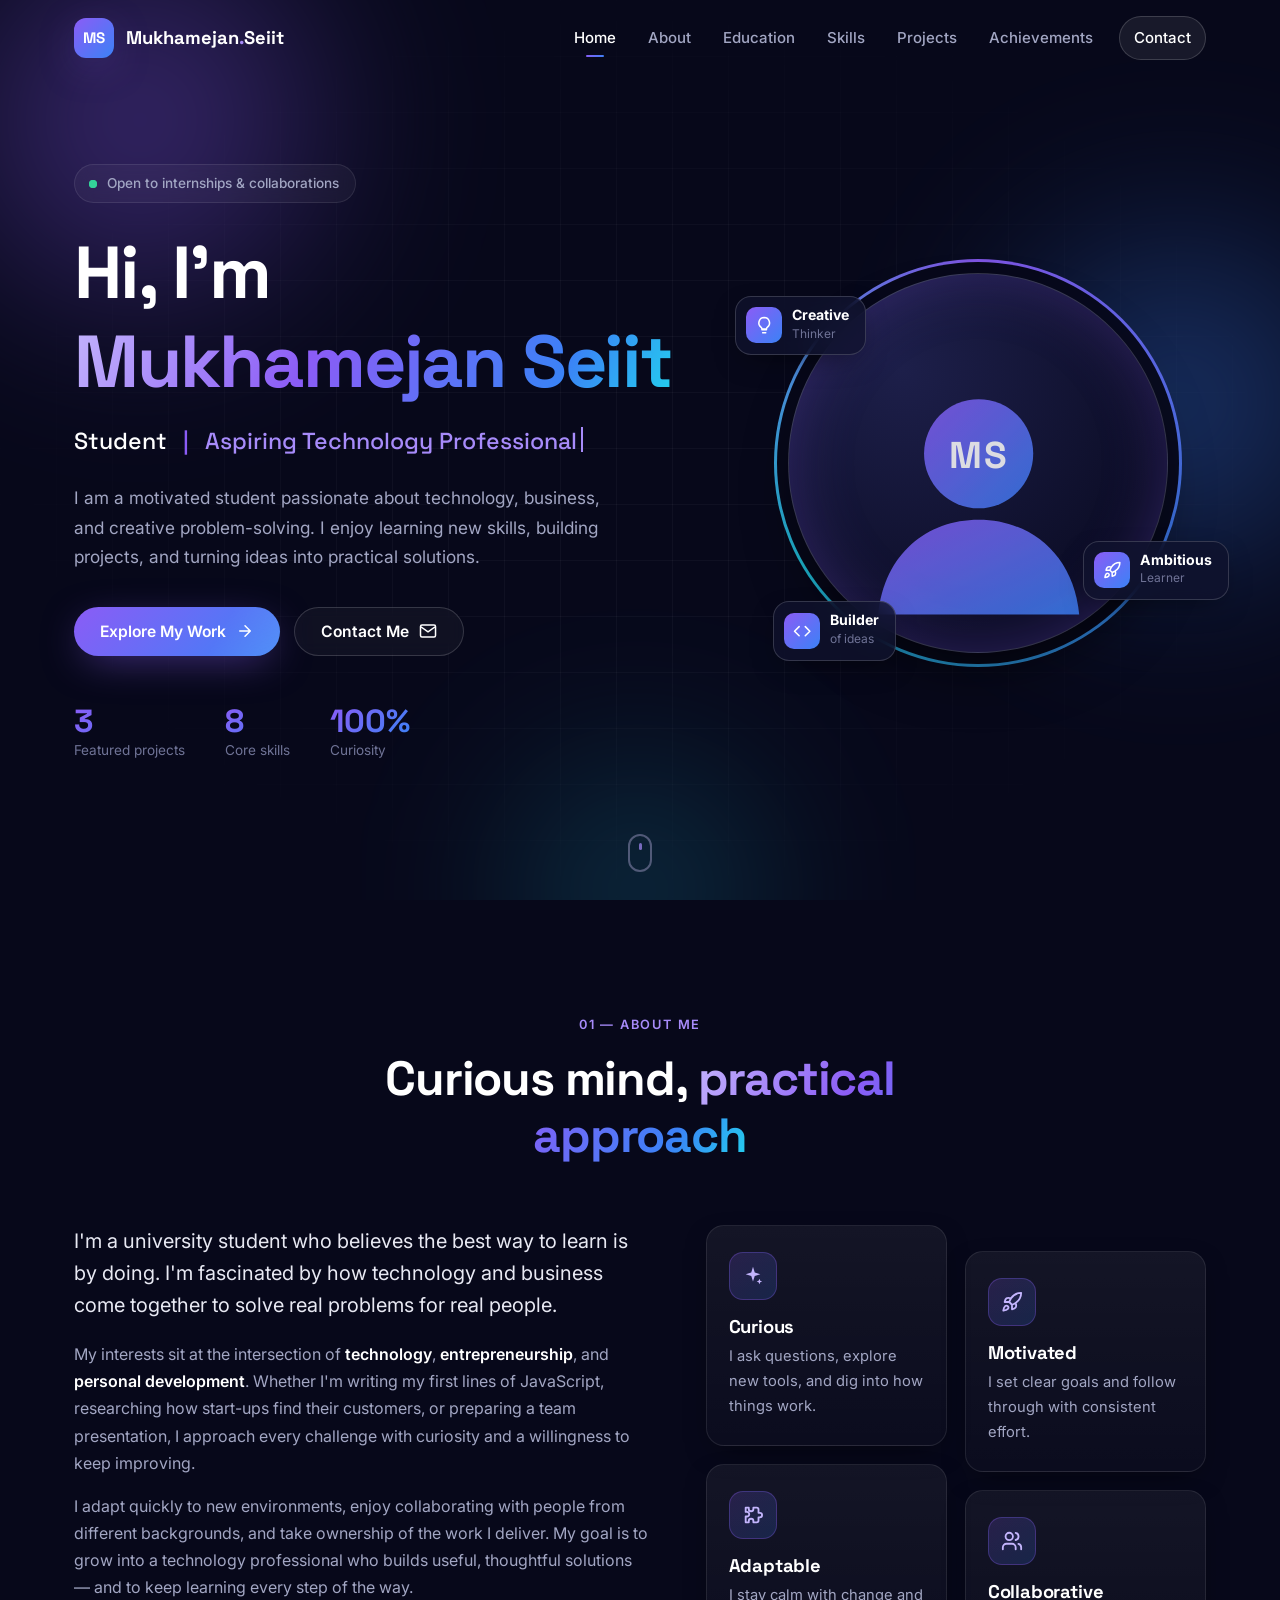
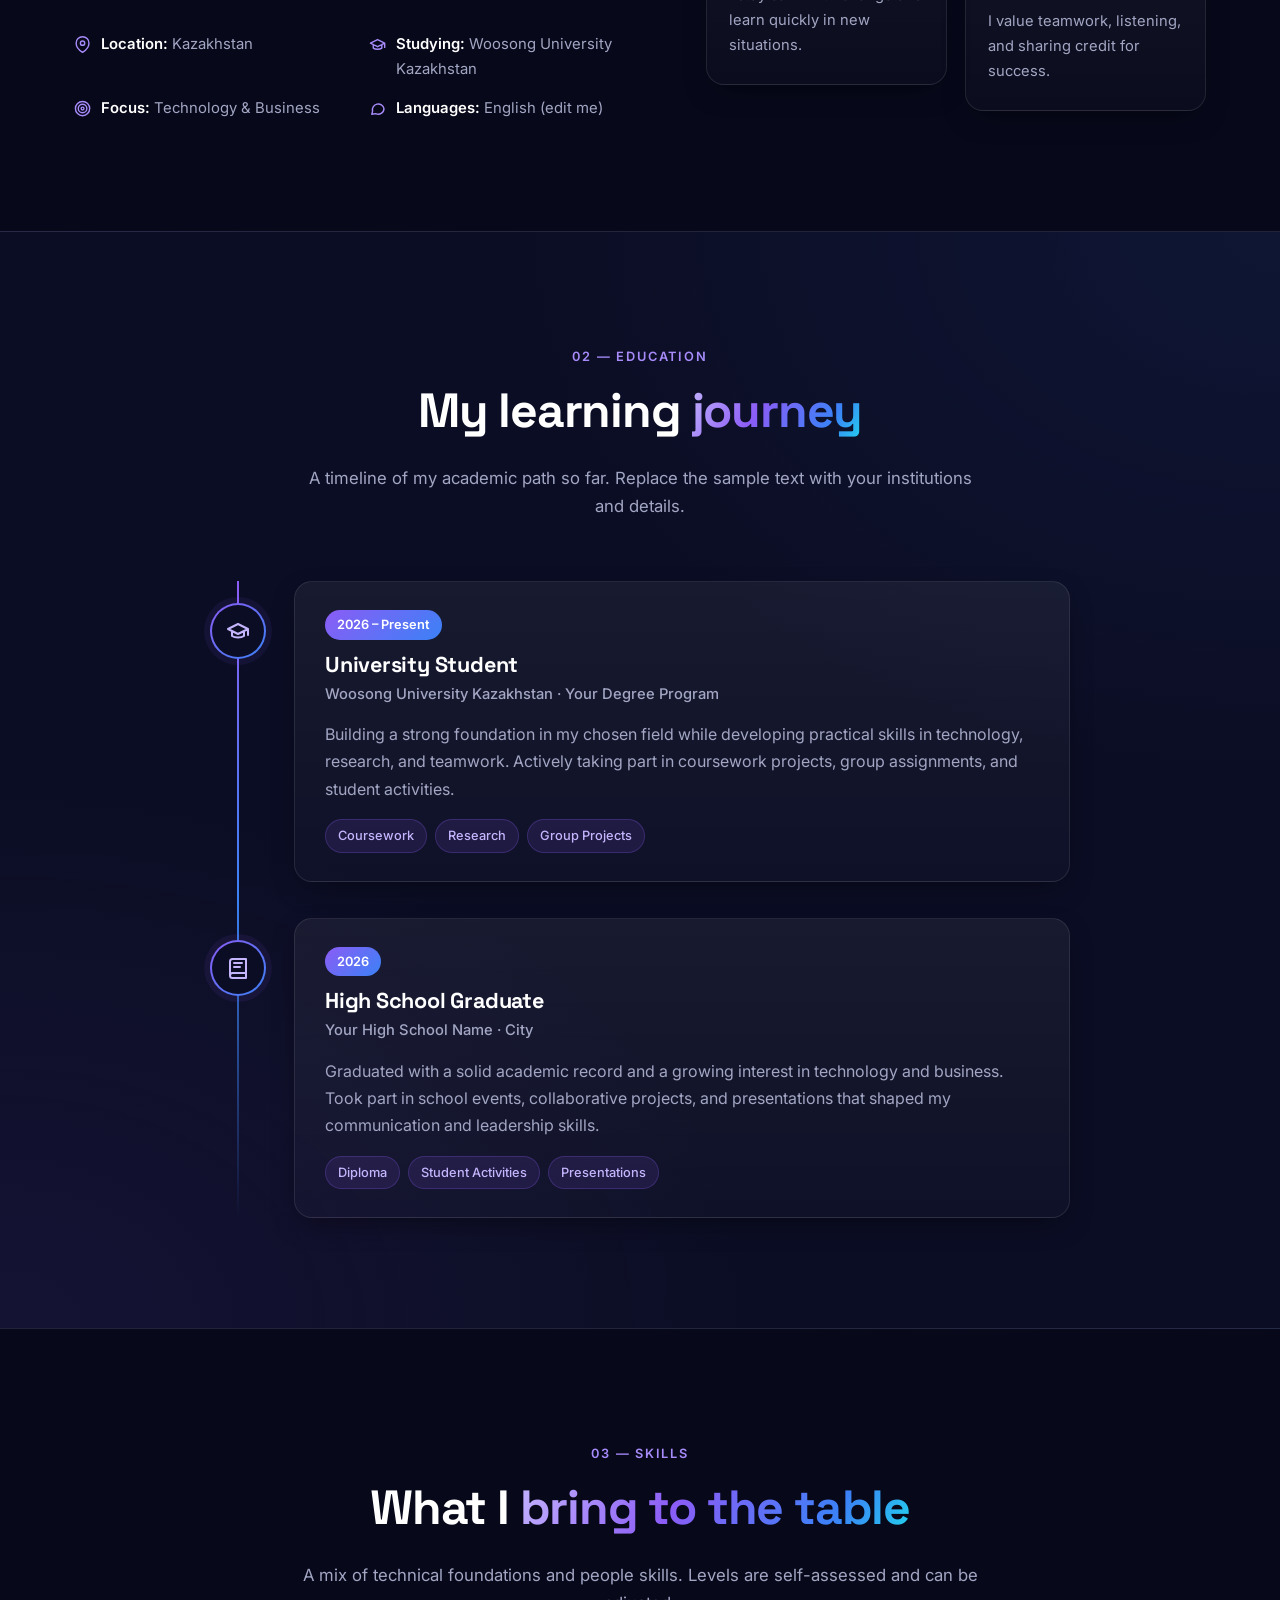
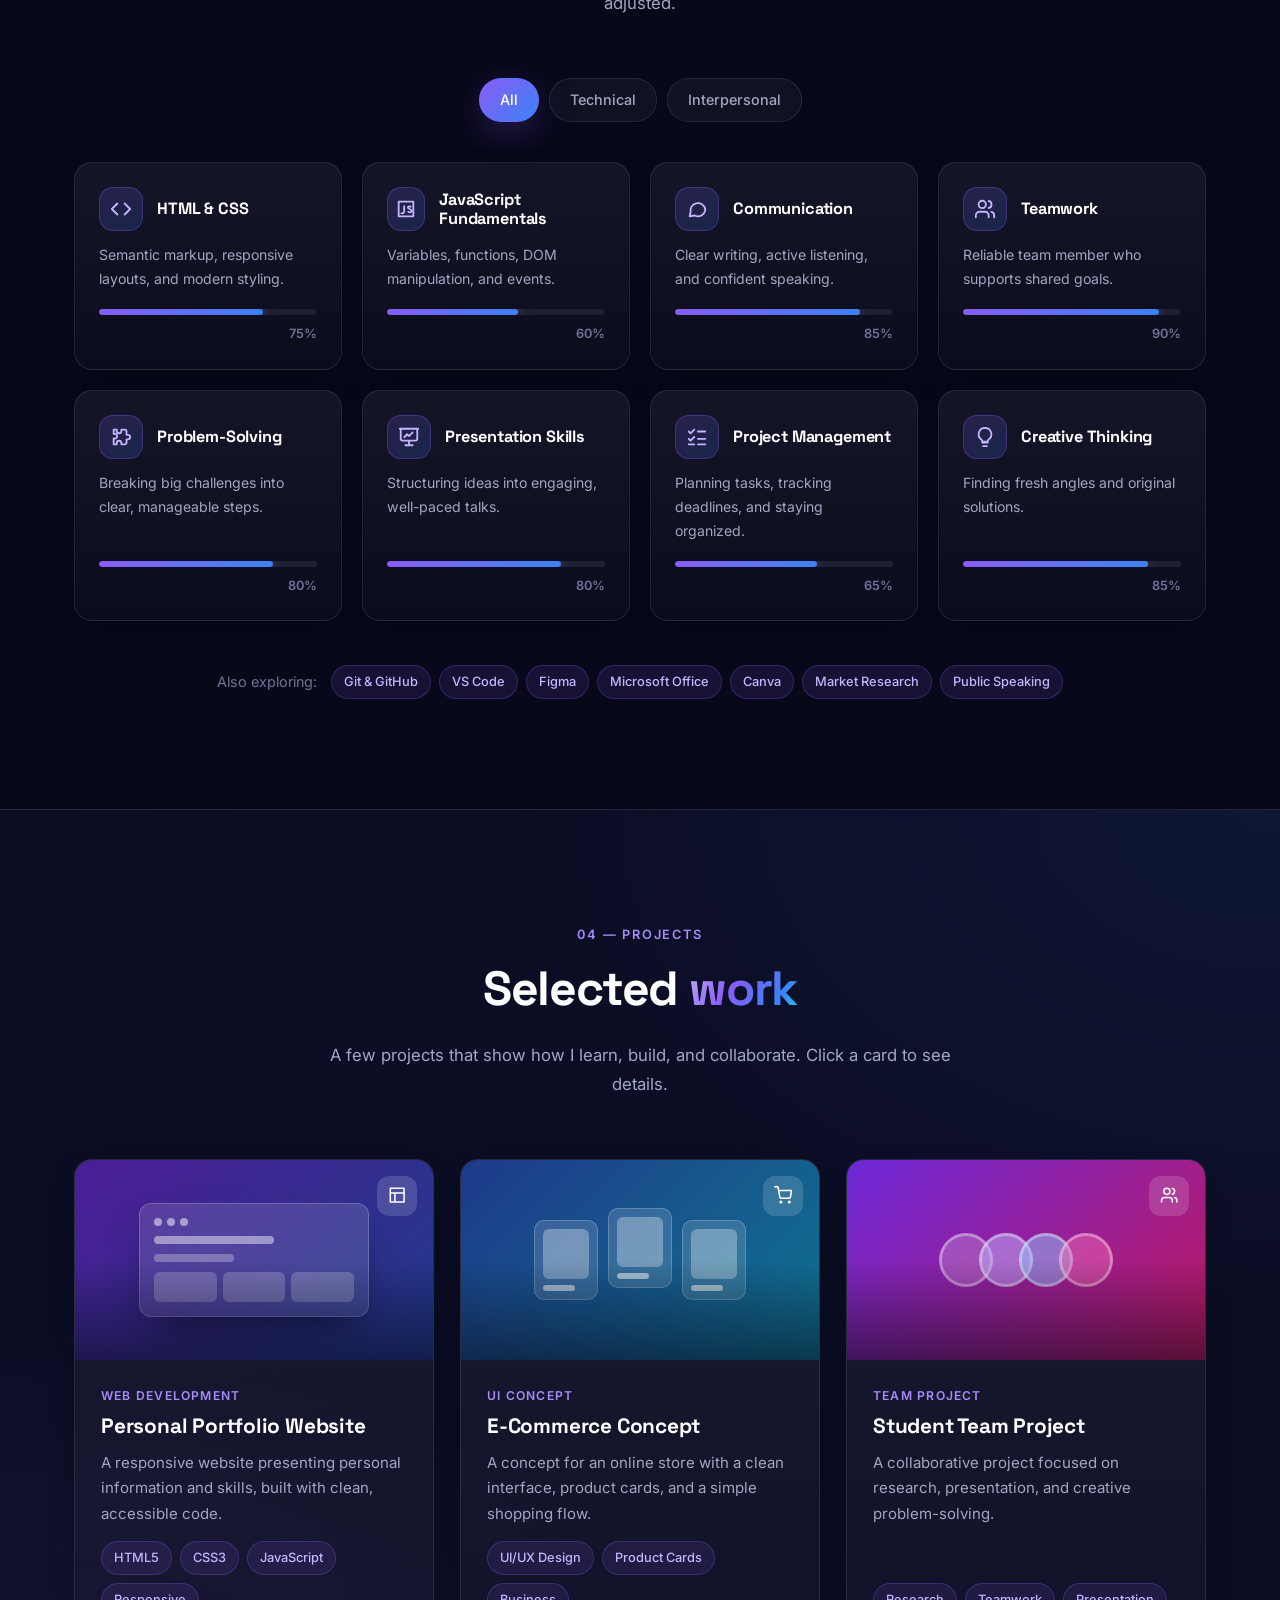
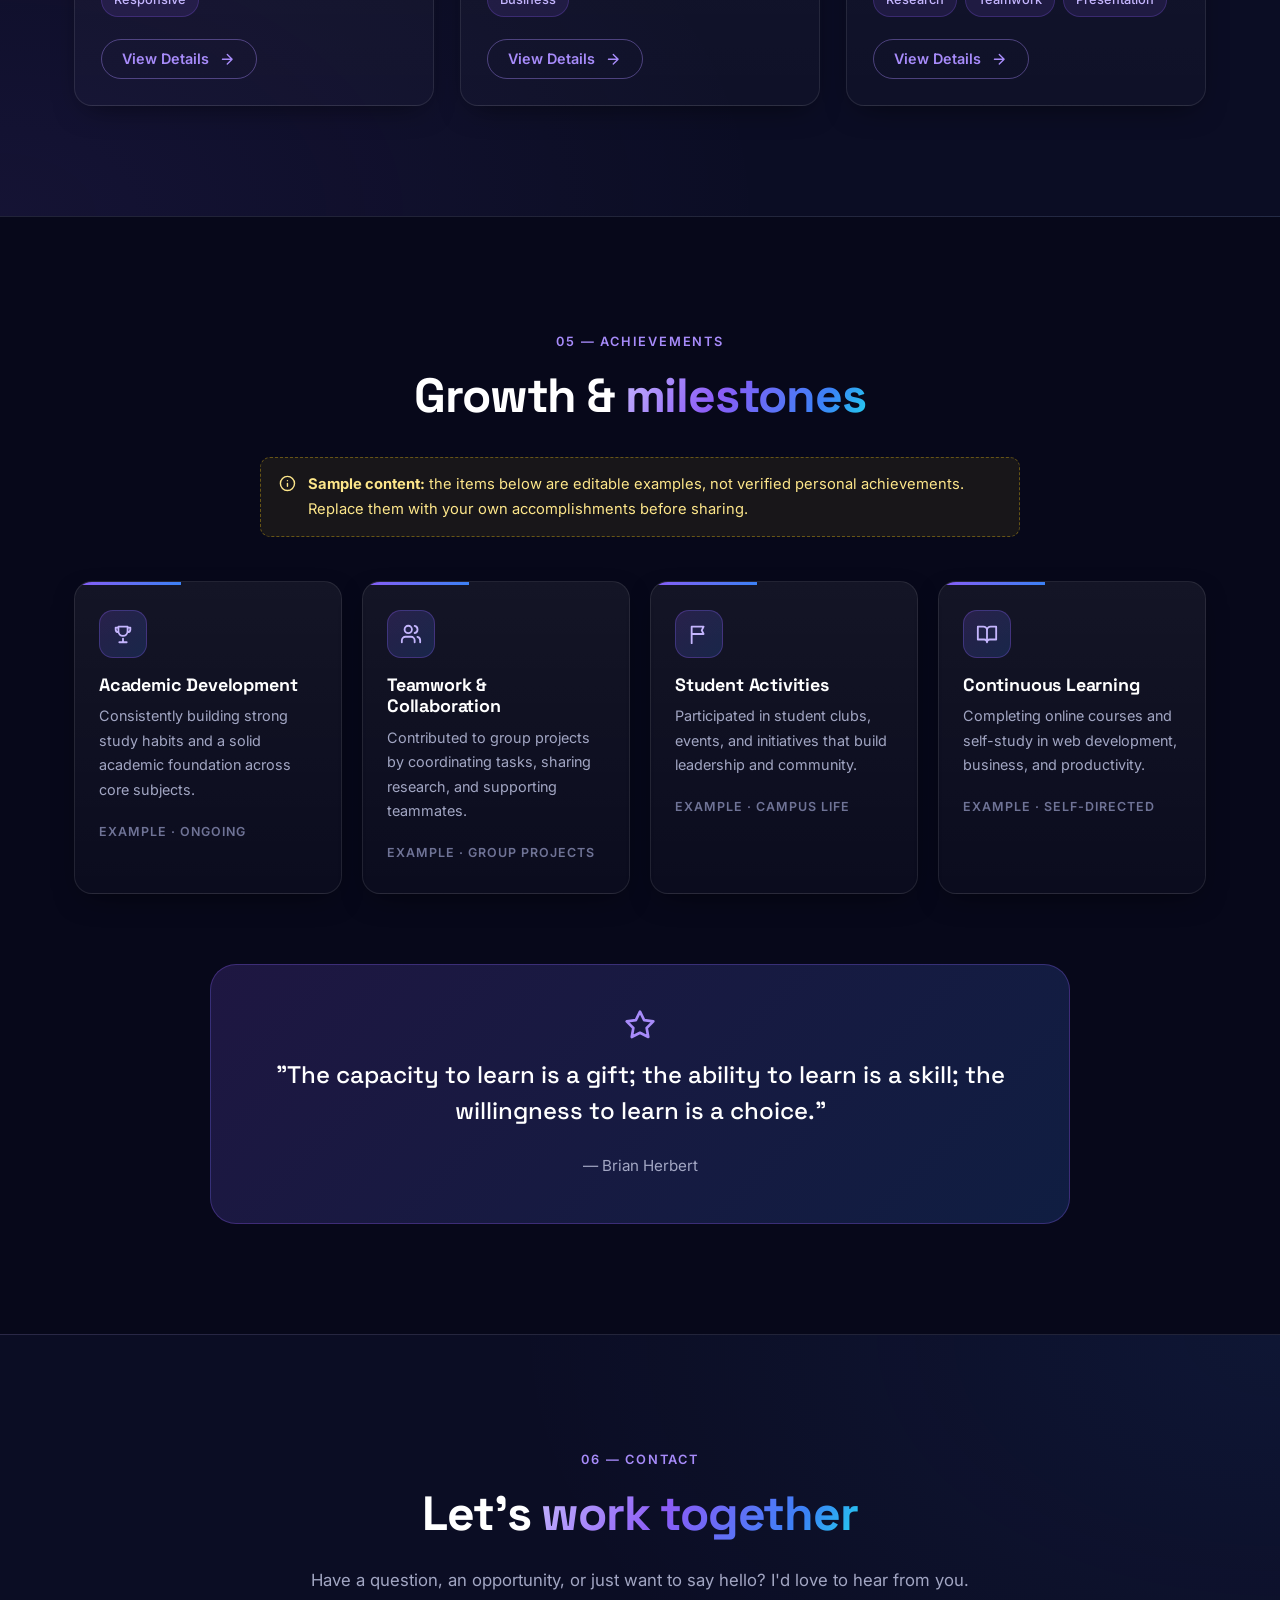
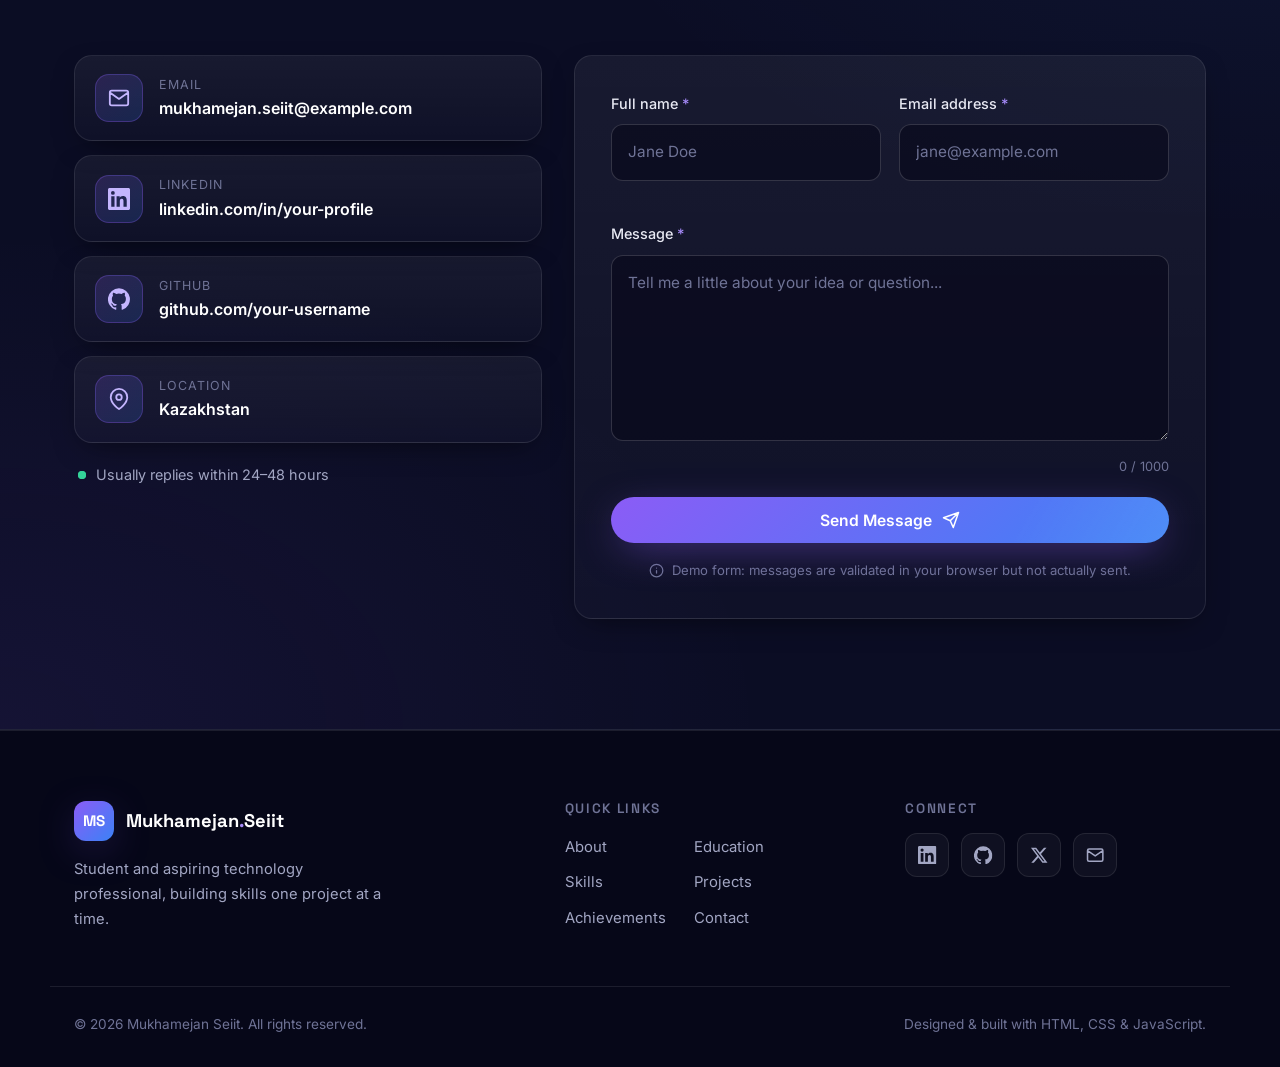
<file: index.html>
<!DOCTYPE html>
<html lang="en">
<head>
  <meta charset="UTF-8">
  <meta name="viewport" content="width=device-width, initial-scale=1.0">
  <title>Mukhamejan Seiit | Personal Portfolio</title>
  <!-- The website lives in the portfolio-website/ folder; this page forwards visitors there
       so the site also works when the repository root is deployed (Vercel, Netlify, GitHub Pages). -->
  <meta http-equiv="refresh" content="0; url=portfolio-website/index.html">
  <link rel="canonical" href="portfolio-website/index.html">
  <script>window.location.replace("portfolio-website/index.html");</script>
  <style>
    body { margin: 0; min-height: 100vh; display: grid; place-items: center; background: #07081a; color: #e8e9f3; font-family: -apple-system, BlinkMacSystemFont, "Segoe UI", Roboto, Arial, sans-serif; }
    a { color: #a78bfa; }
  </style>
</head>
<body>
  <p>Loading portfolio… If nothing happens, <a href="portfolio-website/index.html">open the portfolio</a>.</p>
</body>
</html>
</file>
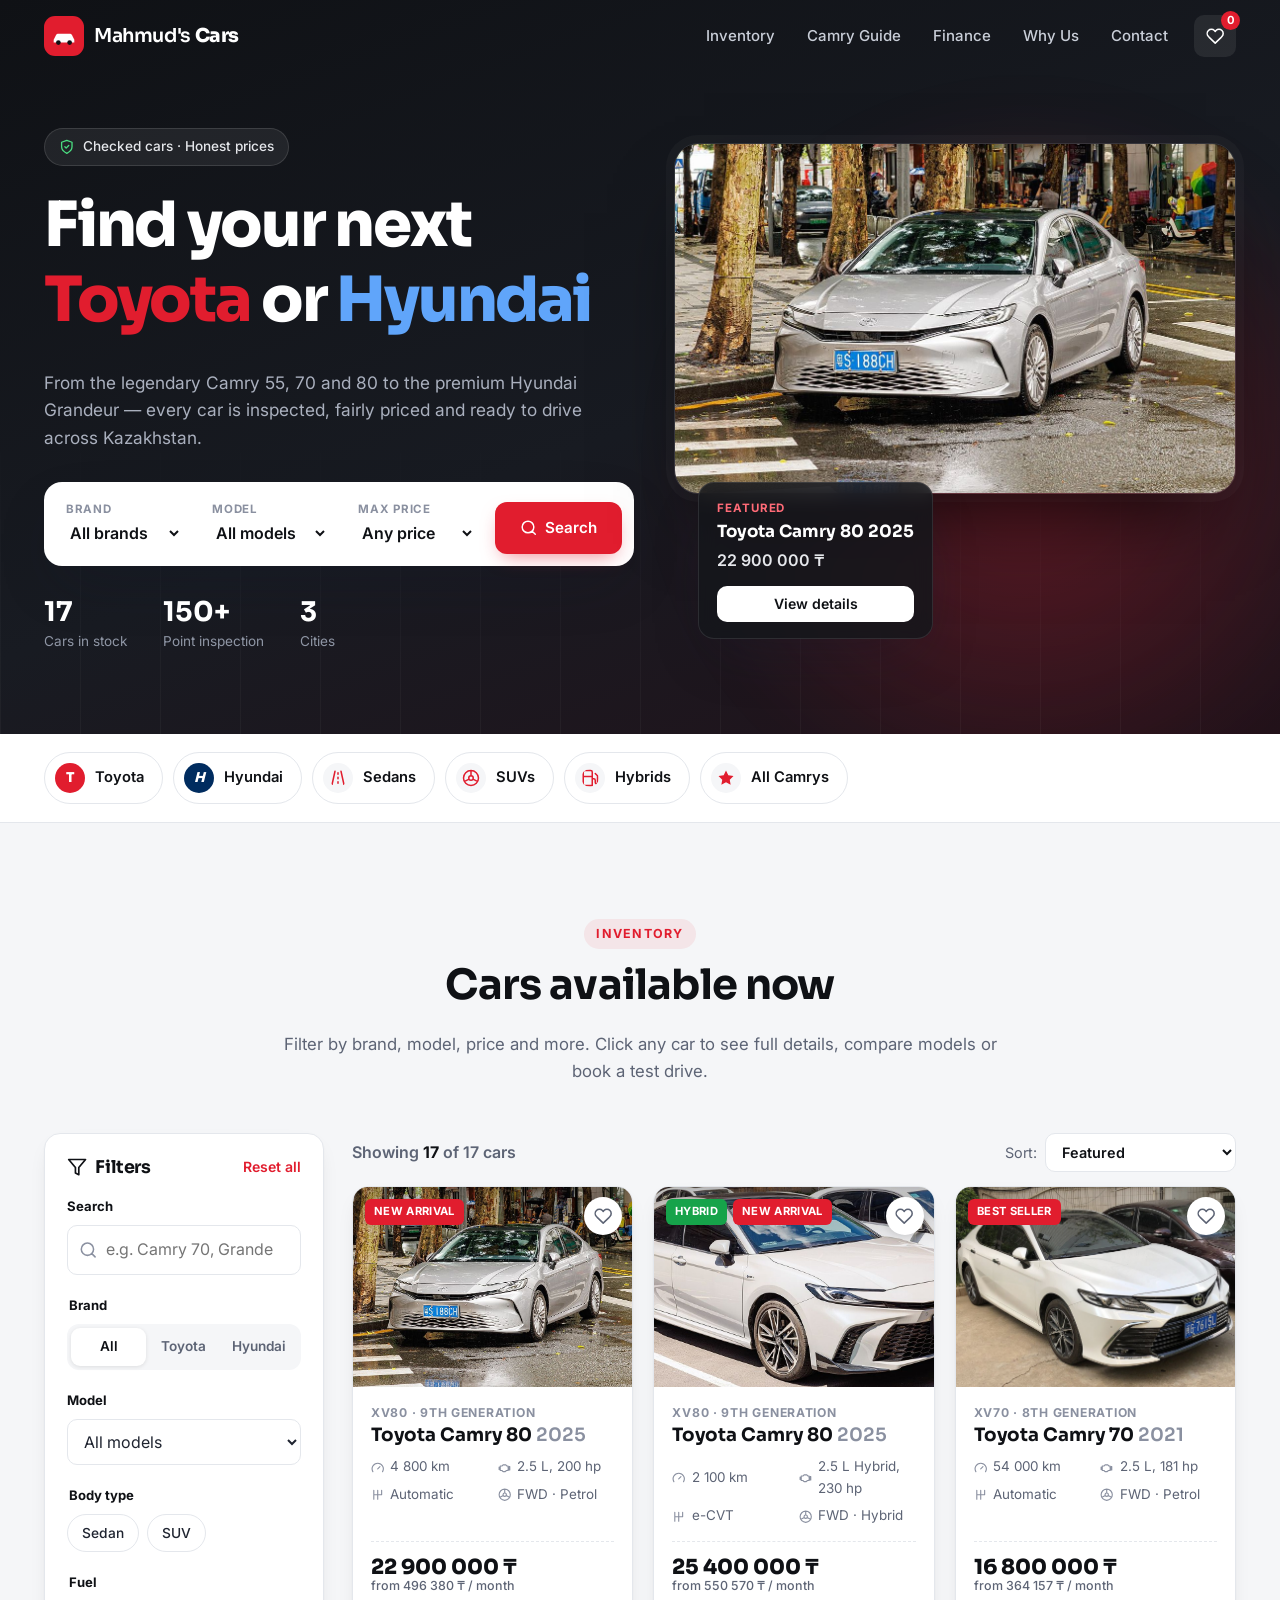
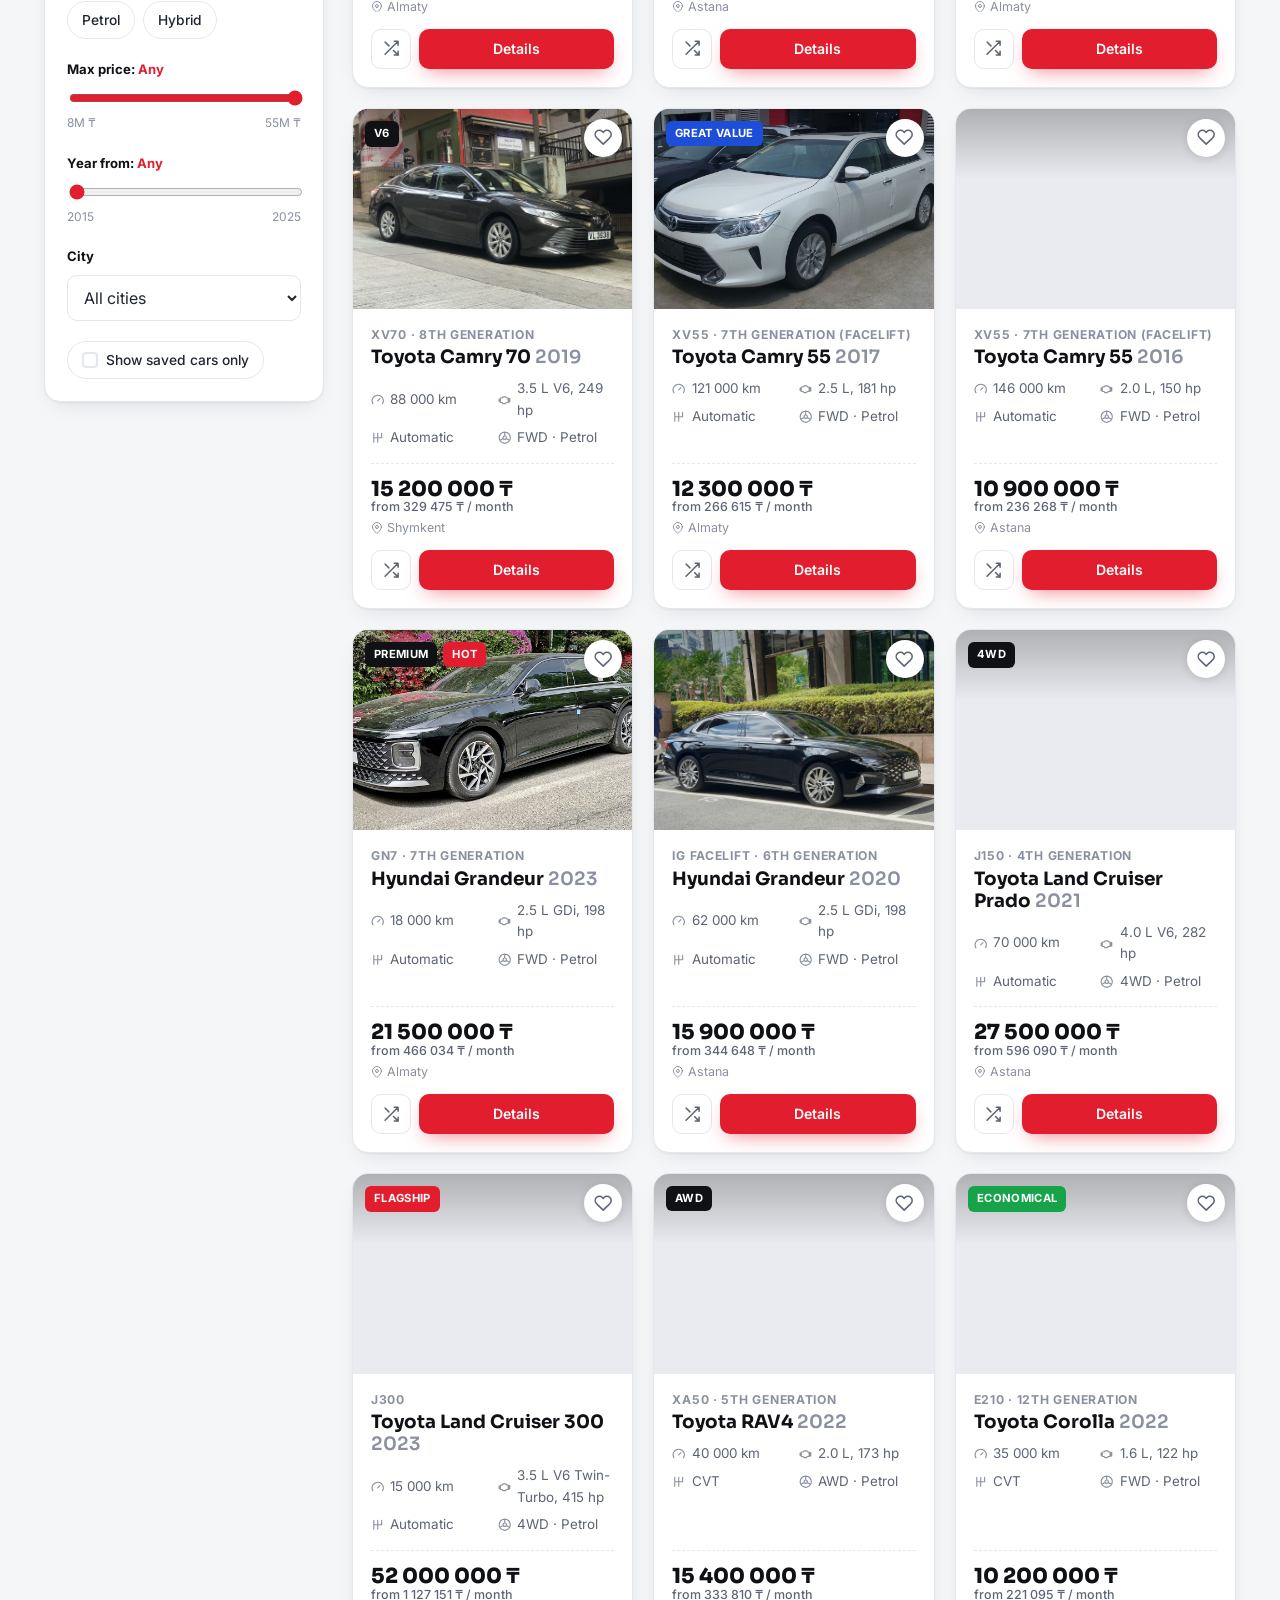
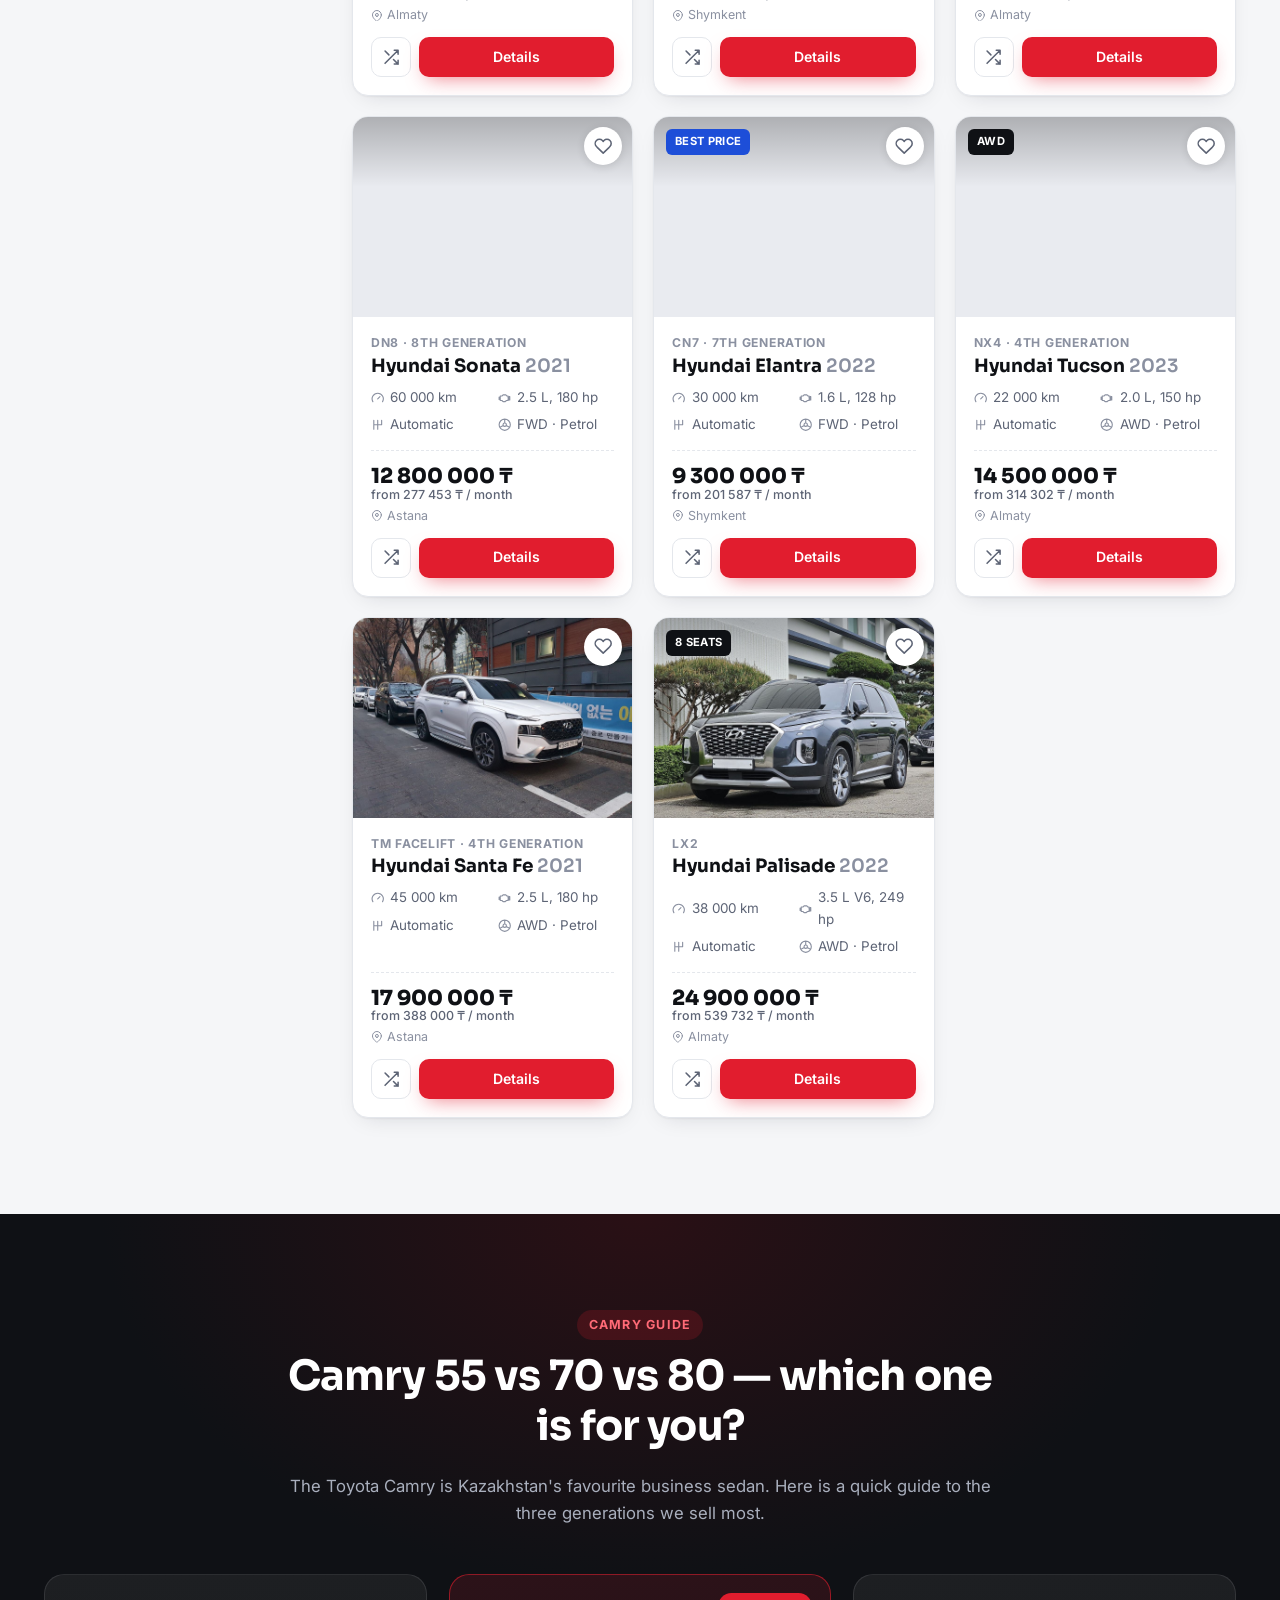
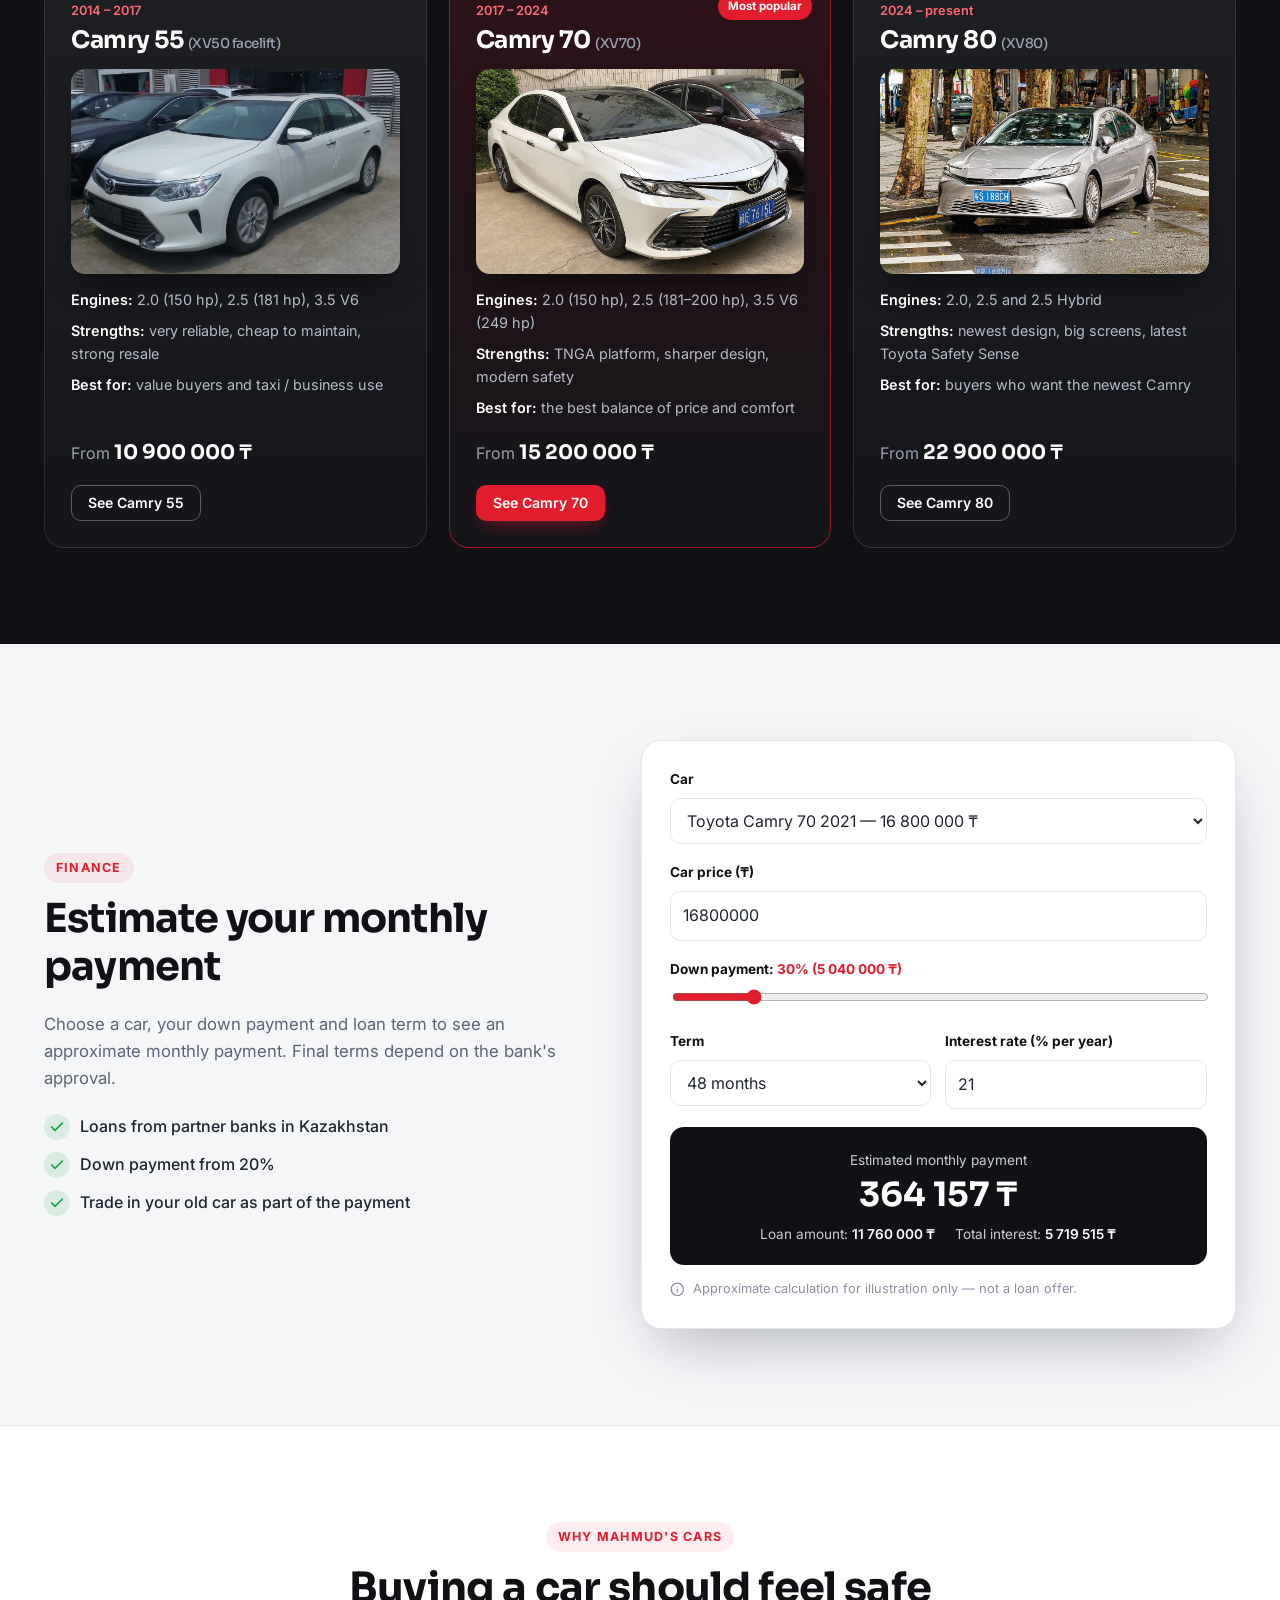
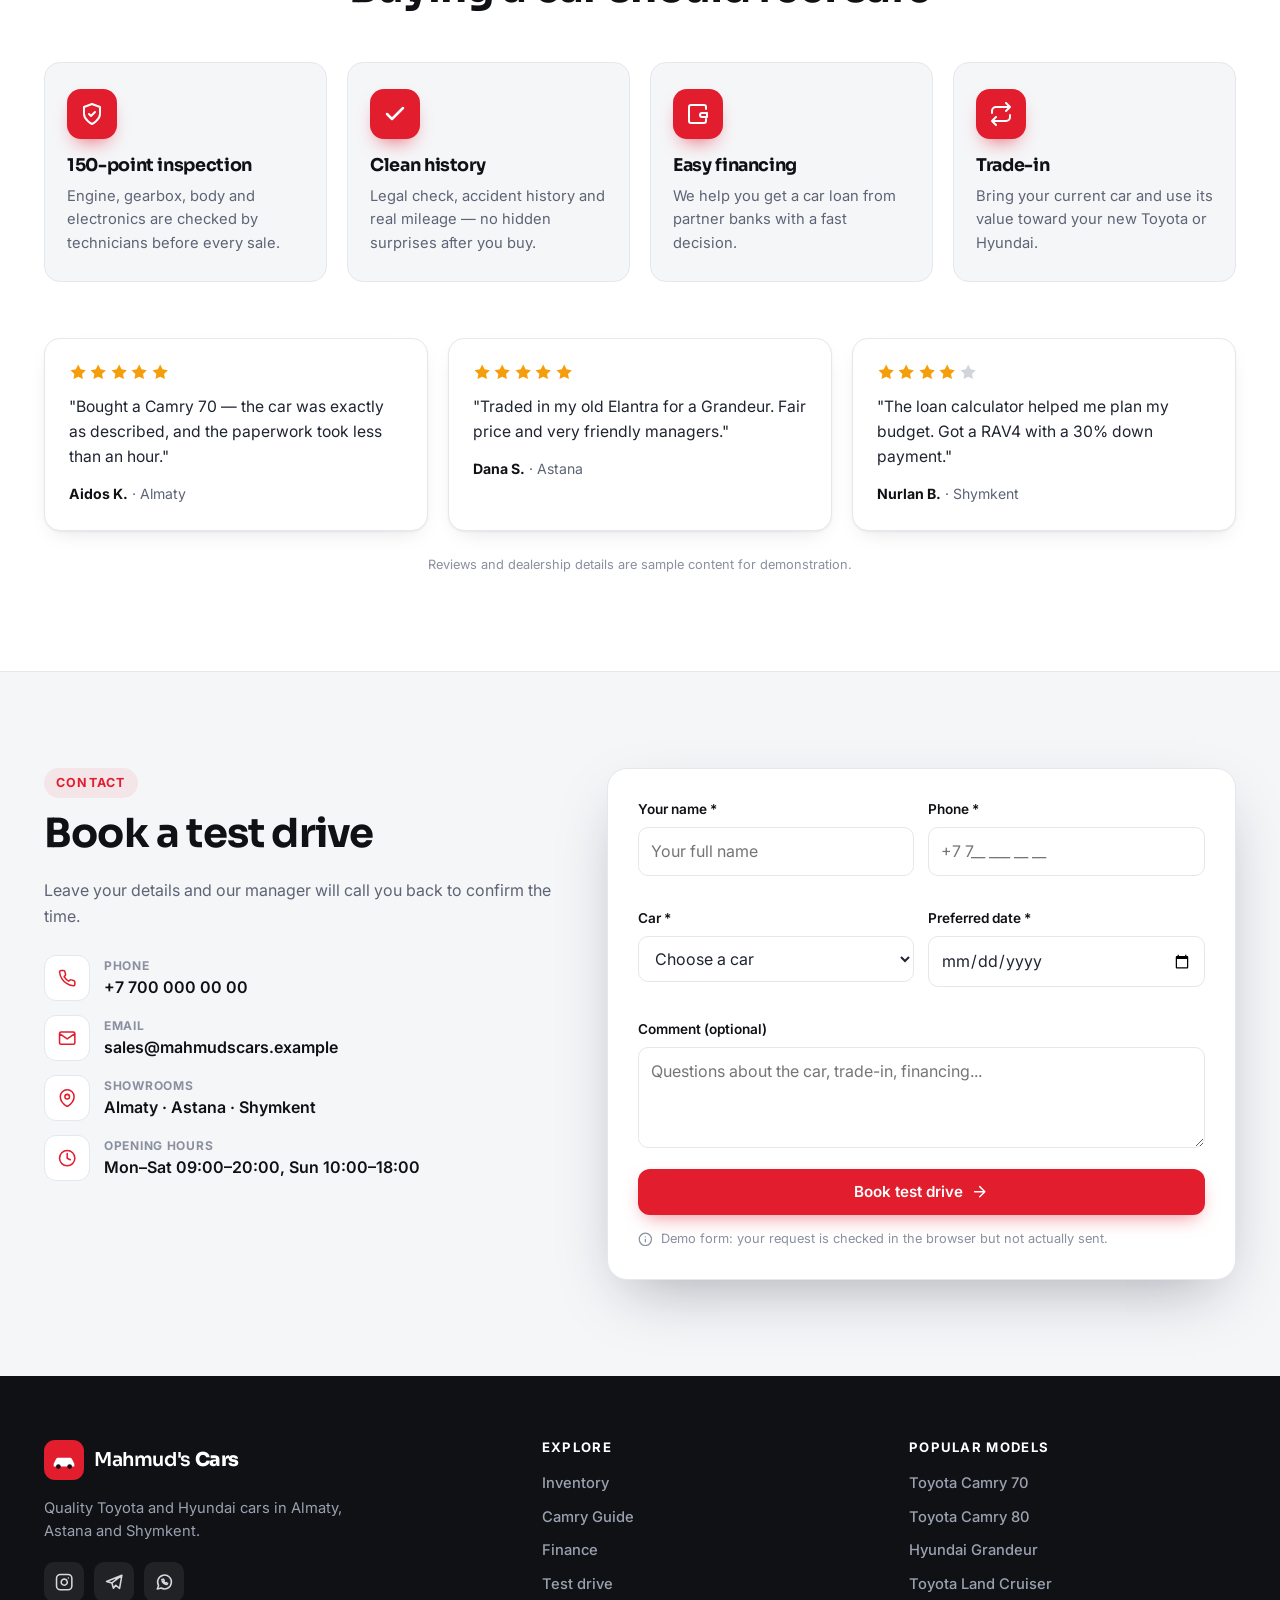
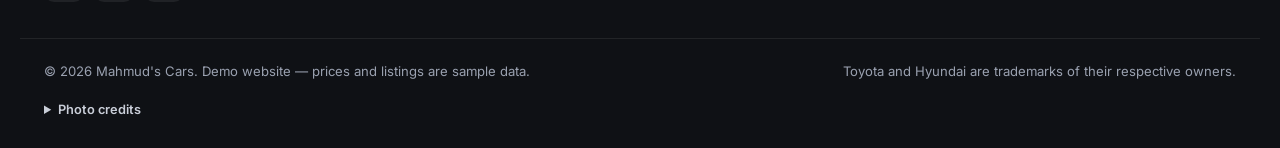
<file: car-website/index.html>
<!DOCTYPE html>
<html lang="en">
<head>
  <meta charset="UTF-8">
  <meta name="viewport" content="width=device-width, initial-scale=1.0">
  <title>Mahmud's Cars | Toyota &amp; Hyundai Cars for Sale</title>
  <meta name="description" content="Browse quality Toyota and Hyundai cars for sale in Kazakhstan: Camry 55, Camry 70, Camry 80, Hyundai Grandeur, Land Cruiser, RAV4, Sonata, Tucson and more.">
  <meta name="theme-color" content="#0f1115">

  <!-- Marks that JavaScript is available so reveal animations only hide content when JS can show it -->
  <script>document.documentElement.classList.add('js');</script>

  <!-- Favicon as inline SVG (no extra file needed) -->
  <link rel="icon" href="data:image/svg+xml,%3Csvg xmlns='http://www.w3.org/2000/svg' viewBox='0 0 64 64'%3E%3Crect width='64' height='64' rx='14' fill='%23e11d2e'/%3E%3Cpath d='M12 40l5-10c1-2 3-3 5-3h20c2 0 4 1 5 3l5 10v6H12z' fill='white'/%3E%3Ccircle cx='21' cy='46' r='5' fill='%230f1115'/%3E%3Ccircle cx='43' cy='46' r='5' fill='%230f1115'/%3E%3C/svg%3E">

  <!-- Google Fonts (optional). If they fail to load, system fonts are used automatically. -->
  <link rel="preconnect" href="https://fonts.googleapis.com">
  <link rel="preconnect" href="https://fonts.gstatic.com" crossorigin>
  <link href="https://fonts.googleapis.com/css2?family=Inter:wght@400;500;600;700&family=Sora:wght@600;700;800&display=swap" rel="stylesheet">

  <link rel="stylesheet" href="style.css">
</head>
<body>

  <!-- SVG icon sprite: every icon is defined once and reused with <use href="#name"> -->
  <svg class="sprite" aria-hidden="true" focusable="false" xmlns="http://www.w3.org/2000/svg">
    <symbol id="i-search" viewBox="0 0 24 24"><path fill="none" stroke="currentColor" stroke-width="2" stroke-linecap="round" stroke-linejoin="round" d="M11 19a8 8 0 1 0 0-16 8 8 0 0 0 0 16zM21 21l-4.3-4.3"/></symbol>
    <symbol id="i-heart" viewBox="0 0 24 24"><path fill="none" stroke="currentColor" stroke-width="2" stroke-linecap="round" stroke-linejoin="round" d="M20.8 4.6a5.5 5.5 0 0 0-7.8 0L12 5.7l-1-1.1a5.5 5.5 0 0 0-7.8 7.8l1 1.1L12 21l7.8-7.5 1-1.1a5.5 5.5 0 0 0 0-7.8z"/></symbol>
    <symbol id="i-heart-fill" viewBox="0 0 24 24"><path fill="currentColor" d="M20.8 4.6a5.5 5.5 0 0 0-7.8 0L12 5.7l-1-1.1a5.5 5.5 0 0 0-7.8 7.8l1 1.1L12 21l7.8-7.5 1-1.1a5.5 5.5 0 0 0 0-7.8z"/></symbol>
    <symbol id="i-compare" viewBox="0 0 24 24"><path fill="none" stroke="currentColor" stroke-width="2" stroke-linecap="round" stroke-linejoin="round" d="M16 3h5v5M4 20 21 3M21 16v5h-5M15 15l6 6M4 4l5 5"/></symbol>
    <symbol id="i-gauge" viewBox="0 0 24 24"><path fill="none" stroke="currentColor" stroke-width="2" stroke-linecap="round" stroke-linejoin="round" d="M12 14l4-4M3.3 19a10 10 0 1 1 17.4 0"/></symbol>
    <symbol id="i-fuel" viewBox="0 0 24 24"><path fill="none" stroke="currentColor" stroke-width="2" stroke-linecap="round" stroke-linejoin="round" d="M3 22V4a2 2 0 0 1 2-2h8a2 2 0 0 1 2 2v18M3 22h12M3 10h12M15 13h2a2 2 0 0 1 2 2v3a1.5 1.5 0 0 0 3 0V9l-3-3"/></symbol>
    <symbol id="i-gear" viewBox="0 0 24 24"><path fill="none" stroke="currentColor" stroke-width="2" stroke-linecap="round" stroke-linejoin="round" d="M5 4v16M12 4v16M19 4v8M5 12h14"/></symbol>
    <symbol id="i-calendar" viewBox="0 0 24 24"><path fill="none" stroke="currentColor" stroke-width="2" stroke-linecap="round" stroke-linejoin="round" d="M5 4h14a2 2 0 0 1 2 2v14a2 2 0 0 1-2 2H5a2 2 0 0 1-2-2V6a2 2 0 0 1 2-2zM16 2v4M8 2v4M3 10h18"/></symbol>
    <symbol id="i-engine" viewBox="0 0 24 24"><path fill="none" stroke="currentColor" stroke-width="2" stroke-linecap="round" stroke-linejoin="round" d="M4 9h3l2-2h5l2 2h2v3h2v-2h1v6h-1v-2h-2v3h-3l-2 2H9l-2-2H4zM2 11v4"/></symbol>
    <symbol id="i-pin" viewBox="0 0 24 24"><path fill="none" stroke="currentColor" stroke-width="2" stroke-linecap="round" stroke-linejoin="round" d="M21 10c0 7-9 13-9 13S3 17 3 10a9 9 0 0 1 18 0zM12 13a3 3 0 1 0 0-6 3 3 0 0 0 0 6z"/></symbol>
    <symbol id="i-shield" viewBox="0 0 24 24"><path fill="none" stroke="currentColor" stroke-width="2" stroke-linecap="round" stroke-linejoin="round" d="M12 22s8-4 8-10V5l-8-3-8 3v7c0 6 8 10 8 10zM9 12l2 2 4-4"/></symbol>
    <symbol id="i-wallet" viewBox="0 0 24 24"><path fill="none" stroke="currentColor" stroke-width="2" stroke-linecap="round" stroke-linejoin="round" d="M20 7V5a2 2 0 0 0-2-2H5a2 2 0 0 0-2 2v14a2 2 0 0 0 2 2h13a2 2 0 0 0 2-2v-2M21 11h-5a2 2 0 0 0 0 4h5z"/></symbol>
    <symbol id="i-swap" viewBox="0 0 24 24"><path fill="none" stroke="currentColor" stroke-width="2" stroke-linecap="round" stroke-linejoin="round" d="M17 1l4 4-4 4M3 11V9a4 4 0 0 1 4-4h14M7 23l-4-4 4-4M21 13v2a4 4 0 0 1-4 4H3"/></symbol>
    <symbol id="i-check" viewBox="0 0 24 24"><path fill="none" stroke="currentColor" stroke-width="2.5" stroke-linecap="round" stroke-linejoin="round" d="M20 6 9 17l-5-5"/></symbol>
    <symbol id="i-close" viewBox="0 0 24 24"><path fill="none" stroke="currentColor" stroke-width="2" stroke-linecap="round" stroke-linejoin="round" d="M18 6 6 18M6 6l12 12"/></symbol>
    <symbol id="i-phone" viewBox="0 0 24 24"><path fill="none" stroke="currentColor" stroke-width="2" stroke-linecap="round" stroke-linejoin="round" d="M22 16.9v3a2 2 0 0 1-2.2 2 19.8 19.8 0 0 1-8.6-3.1 19.5 19.5 0 0 1-6-6A19.8 19.8 0 0 1 2.1 4.2 2 2 0 0 1 4.1 2h3a2 2 0 0 1 2 1.7c.1 1 .4 1.9.7 2.8a2 2 0 0 1-.5 2.1L8 9.9a16 16 0 0 0 6 6l1.3-1.3a2 2 0 0 1 2.1-.4c.9.3 1.8.6 2.8.7a2 2 0 0 1 1.7 2z"/></symbol>
    <symbol id="i-mail" viewBox="0 0 24 24"><path fill="none" stroke="currentColor" stroke-width="2" stroke-linecap="round" stroke-linejoin="round" d="M4 4h16a2 2 0 0 1 2 2v12a2 2 0 0 1-2 2H4a2 2 0 0 1-2-2V6a2 2 0 0 1 2-2zM22 6l-10 7L2 6"/></symbol>
    <symbol id="i-clock" viewBox="0 0 24 24"><path fill="none" stroke="currentColor" stroke-width="2" stroke-linecap="round" stroke-linejoin="round" d="M12 22a10 10 0 1 0 0-20 10 10 0 0 0 0 20zM12 6v6l4 2"/></symbol>
    <symbol id="i-arrow-right" viewBox="0 0 24 24"><path fill="none" stroke="currentColor" stroke-width="2" stroke-linecap="round" stroke-linejoin="round" d="M5 12h14M12 5l7 7-7 7"/></symbol>
    <symbol id="i-arrow-up" viewBox="0 0 24 24"><path fill="none" stroke="currentColor" stroke-width="2" stroke-linecap="round" stroke-linejoin="round" d="M12 19V5M5 12l7-7 7 7"/></symbol>
    <symbol id="i-filter" viewBox="0 0 24 24"><path fill="none" stroke="currentColor" stroke-width="2" stroke-linecap="round" stroke-linejoin="round" d="M22 3H2l8 9.5V19l4 2v-8.5z"/></symbol>
    <symbol id="i-star" viewBox="0 0 24 24"><path fill="currentColor" d="m12 2 3.1 6.3 6.9 1-5 4.9 1.2 6.8L12 17.8 5.8 21l1.2-6.8-5-4.9 6.9-1z"/></symbol>
    <symbol id="i-road" viewBox="0 0 24 24"><path fill="none" stroke="currentColor" stroke-width="2" stroke-linecap="round" stroke-linejoin="round" d="M4 21 8 3M20 21 16 3M12 5v2M12 11v2M12 17v2"/></symbol>
    <symbol id="i-drive" viewBox="0 0 24 24"><path fill="none" stroke="currentColor" stroke-width="2" stroke-linecap="round" stroke-linejoin="round" d="M12 22a10 10 0 1 0 0-20 10 10 0 0 0 0 20zM12 15a3 3 0 1 0 0-6 3 3 0 0 0 0 6zM12 2v7M3.5 16.5 9.4 13.5M20.5 16.5l-5.9-3"/></symbol>
    <symbol id="i-instagram" viewBox="0 0 24 24"><path fill="none" stroke="currentColor" stroke-width="2" stroke-linecap="round" stroke-linejoin="round" d="M7 2h10a5 5 0 0 1 5 5v10a5 5 0 0 1-5 5H7a5 5 0 0 1-5-5V7a5 5 0 0 1 5-5zM16 11.4A4 4 0 1 1 12.6 8a4 4 0 0 1 3.4 3.4zM17.5 6.5h.01"/></symbol>
    <symbol id="i-telegram" viewBox="0 0 24 24"><path fill="none" stroke="currentColor" stroke-width="2" stroke-linecap="round" stroke-linejoin="round" d="M22 3 2 11l7 2 2 7 3-4 5 4zM9 13l13-10"/></symbol>
    <symbol id="i-whatsapp" viewBox="0 0 24 24"><path fill="none" stroke="currentColor" stroke-width="2" stroke-linecap="round" stroke-linejoin="round" d="M3 21l1.7-4.6A9 9 0 1 1 8 19.6zM9 8.5c0 3.5 3 6.5 6.5 6.5l1-1.5-2-1-1 .8a5 5 0 0 1-2.3-2.3l.8-1-1-2z"/></symbol>
    <symbol id="i-info" viewBox="0 0 24 24"><path fill="none" stroke="currentColor" stroke-width="2" stroke-linecap="round" stroke-linejoin="round" d="M12 22a10 10 0 1 0 0-20 10 10 0 0 0 0 20zM12 16v-4M12 8h.01"/></symbol>
  </svg>

  <a class="skip-link" href="#main">Skip to main content</a>

  <!-- ==================== HEADER ==================== -->
  <header class="site-header" id="siteHeader">
    <nav class="nav container" aria-label="Main navigation">
      <!-- CUSTOMIZE: dealership name -->
      <a href="#home" class="logo" aria-label="Mahmud's Cars home">
        <span class="logo-mark" aria-hidden="true">
          <svg viewBox="0 0 64 64"><path d="M10 40l5-10c1-2 3-3 5-3h24c2 0 4 1 5 3l5 10v6H10z" fill="currentColor"/><circle cx="20" cy="46" r="5" fill="#0f1115"/><circle cx="44" cy="46" r="5" fill="#0f1115"/></svg>
        </span>
        <span class="logo-text">Mahmud's <strong>Cars</strong></span>
      </a>

      <button class="nav-toggle" id="navToggle" aria-label="Open menu" aria-expanded="false" aria-controls="navMenu">
        <span class="bar"></span><span class="bar"></span><span class="bar"></span>
      </button>

      <ul class="nav-menu" id="navMenu">
        <li><a href="#inventory" class="nav-link">Inventory</a></li>
        <li><a href="#camry" class="nav-link">Camry Guide</a></li>
        <li><a href="#finance" class="nav-link">Finance</a></li>
        <li><a href="#why" class="nav-link">Why Us</a></li>
        <li><a href="#contact" class="nav-link">Contact</a></li>
        <li>
          <button class="nav-fav" id="favNavBtn" aria-label="Show saved cars">
            <svg class="icon" aria-hidden="true"><use href="#i-heart"/></svg>
            <span class="fav-count" id="favCount">0</span>
          </button>
        </li>
      </ul>
    </nav>
  </header>

  <main id="main">

    <!-- ==================== HERO ==================== -->
    <section class="hero" id="home" aria-labelledby="hero-title">
      <div class="hero-bg" aria-hidden="true">
        <span class="hero-glow"></span>
        <span class="hero-lines"></span>
      </div>

      <div class="container hero-inner">
        <div class="hero-content reveal">
          <span class="hero-badge"><svg class="icon" aria-hidden="true"><use href="#i-shield"/></svg> Checked cars · Honest prices</span>
          <h1 id="hero-title">Find your next <span class="accent">Toyota</span> or <span class="accent-blue">Hyundai</span></h1>
          <p class="hero-sub">
            From the legendary Camry 55, 70 and 80 to the premium Hyundai Grandeur — every car is inspected,
            fairly priced and ready to drive across Kazakhstan.
          </p>

          <!-- Quick search: fills the inventory filters and scrolls to results -->
          <form class="quick-search" id="quickSearch" aria-label="Quick car search">
            <div class="qs-field">
              <label for="qsBrand">Brand</label>
              <select id="qsBrand">
                <option value="all">All brands</option>
                <option value="Toyota">Toyota</option>
                <option value="Hyundai">Hyundai</option>
              </select>
            </div>
            <div class="qs-field">
              <label for="qsModel">Model</label>
              <select id="qsModel">
                <option value="all">All models</option>
              </select>
            </div>
            <div class="qs-field">
              <label for="qsPrice">Max price</label>
              <select id="qsPrice">
                <option value="0">Any price</option>
                <option value="10000000">up to 10 000 000 ₸</option>
                <option value="15000000">up to 15 000 000 ₸</option>
                <option value="20000000">up to 20 000 000 ₸</option>
                <option value="30000000">up to 30 000 000 ₸</option>
              </select>
            </div>
            <button type="submit" class="btn btn-primary qs-btn">
              <svg class="icon" aria-hidden="true"><use href="#i-search"/></svg>
              <span>Search</span>
            </button>
          </form>

          <ul class="hero-stats" aria-label="Dealership highlights">
            <li><strong id="statCars">16</strong><span>Cars in stock</span></li>
            <li><strong>150+</strong><span>Point inspection</span></li>
            <li><strong>3</strong><span>Cities</span></li>
          </ul>
        </div>

        <div class="hero-visual reveal" style="--delay:.15s">
          <div class="hero-car" id="heroCar" aria-hidden="true"></div>
          <div class="hero-card">
            <span class="hero-card-label">Featured</span>
            <strong id="heroCarName">Toyota Camry 80</strong>
            <span id="heroCarPrice" class="hero-card-price">22 900 000 ₸</span>
            <button class="btn btn-small btn-light" id="heroCarBtn">View details</button>
          </div>
        </div>
      </div>
    </section>

    <!-- ==================== BRANDS ==================== -->
    <section class="brands" aria-label="Browse by brand and body type">
      <div class="container brands-inner">
        <button class="brand-chip" data-quick="brand:Toyota"><span class="brand-logo toyota" aria-hidden="true">T</span>Toyota</button>
        <button class="brand-chip" data-quick="brand:Hyundai"><span class="brand-logo hyundai" aria-hidden="true">H</span>Hyundai</button>
        <button class="brand-chip" data-quick="body:Sedan"><svg class="icon" aria-hidden="true"><use href="#i-road"/></svg>Sedans</button>
        <button class="brand-chip" data-quick="body:SUV"><svg class="icon" aria-hidden="true"><use href="#i-drive"/></svg>SUVs</button>
        <button class="brand-chip" data-quick="fuel:Hybrid"><svg class="icon" aria-hidden="true"><use href="#i-fuel"/></svg>Hybrids</button>
        <button class="brand-chip" data-quick="model:Camry"><svg class="icon" aria-hidden="true"><use href="#i-star"/></svg>All Camrys</button>
      </div>
    </section>

    <!-- ==================== INVENTORY ==================== -->
    <section class="section" id="inventory" aria-labelledby="inventory-title">
      <div class="container">
        <header class="section-head reveal">
          <span class="section-tag">Inventory</span>
          <h2 id="inventory-title">Cars available now</h2>
          <p>Filter by brand, model, price and more. Click any car to see full details, compare models or book a test drive.</p>
        </header>

        <div class="inventory-layout">
          <!-- Filters sidebar (slides in on mobile) -->
          <aside class="filters" id="filters" aria-label="Filter cars">
            <div class="filters-head">
              <h3><svg class="icon" aria-hidden="true"><use href="#i-filter"/></svg> Filters</h3>
              <button class="link-btn" id="resetFilters" type="button">Reset all</button>
              <button class="filters-close" id="filtersClose" type="button" aria-label="Close filters">
                <svg class="icon" aria-hidden="true"><use href="#i-close"/></svg>
              </button>
            </div>

            <div class="filter-group">
              <label for="fSearch" class="filter-label">Search</label>
              <div class="input-icon">
                <svg class="icon" aria-hidden="true"><use href="#i-search"/></svg>
                <input type="search" id="fSearch" placeholder="e.g. Camry 70, Grandeur">
              </div>
            </div>

            <fieldset class="filter-group">
              <legend class="filter-label">Brand</legend>
              <div class="segmented" id="fBrand">
                <button type="button" data-value="all" class="active" aria-pressed="true">All</button>
                <button type="button" data-value="Toyota" aria-pressed="false">Toyota</button>
                <button type="button" data-value="Hyundai" aria-pressed="false">Hyundai</button>
              </div>
            </fieldset>

            <div class="filter-group">
              <label for="fModel" class="filter-label">Model</label>
              <select id="fModel"><option value="all">All models</option></select>
            </div>

            <fieldset class="filter-group">
              <legend class="filter-label">Body type</legend>
              <div class="check-row" id="fBody">
                <label class="check"><input type="checkbox" value="Sedan"><span>Sedan</span></label>
                <label class="check"><input type="checkbox" value="SUV"><span>SUV</span></label>
              </div>
            </fieldset>

            <fieldset class="filter-group">
              <legend class="filter-label">Fuel</legend>
              <div class="check-row" id="fFuel">
                <label class="check"><input type="checkbox" value="Petrol"><span>Petrol</span></label>
                <label class="check"><input type="checkbox" value="Hybrid"><span>Hybrid</span></label>
              </div>
            </fieldset>

            <div class="filter-group">
              <label for="fPrice" class="filter-label">Max price: <output id="fPriceOut" for="fPrice">Any</output></label>
              <input type="range" id="fPrice" min="8000000" max="55000000" step="500000" value="55000000">
              <div class="range-scale"><span>8M ₸</span><span>55M ₸</span></div>
            </div>

            <div class="filter-group">
              <label for="fYear" class="filter-label">Year from: <output id="fYearOut" for="fYear">Any</output></label>
              <input type="range" id="fYear" min="2015" max="2025" step="1" value="2015">
              <div class="range-scale"><span>2015</span><span>2025</span></div>
            </div>

            <div class="filter-group">
              <label for="fCity" class="filter-label">City</label>
              <select id="fCity">
                <option value="all">All cities</option>
                <option value="Almaty">Almaty</option>
                <option value="Astana">Astana</option>
                <option value="Shymkent">Shymkent</option>
              </select>
            </div>

            <label class="check check-block">
              <input type="checkbox" id="fFavOnly">
              <span>Show saved cars only</span>
            </label>

            <button class="btn btn-primary btn-block filters-apply" id="filtersApply" type="button">Show results</button>
          </aside>

          <div class="results">
            <div class="results-bar">
              <button class="btn btn-outline btn-small filters-open" id="filtersOpen" type="button">
                <svg class="icon" aria-hidden="true"><use href="#i-filter"/></svg> Filters
              </button>
              <p class="results-count" id="resultsCount" aria-live="polite">Showing 16 cars</p>
              <label class="sort">
                <span>Sort:</span>
                <select id="sortBy" aria-label="Sort cars">
                  <option value="featured">Featured</option>
                  <option value="price-asc">Price: low to high</option>
                  <option value="price-desc">Price: high to low</option>
                  <option value="year-desc">Year: newest first</option>
                  <option value="mileage-asc">Mileage: lowest first</option>
                </select>
              </label>
            </div>

            <div class="active-filters" id="activeFilters" aria-label="Active filters"></div>

            <!-- Car cards are generated by script.js from the "cars" list -->
            <div class="car-grid" id="carGrid"></div>

            <div class="empty-state" id="emptyState" hidden>
              <svg class="icon" aria-hidden="true"><use href="#i-search"/></svg>
              <h3>No cars match your filters</h3>
              <p>Try widening the price range or removing a filter.</p>
              <button class="btn btn-primary btn-small" id="emptyReset" type="button">Reset filters</button>
            </div>
          </div>
        </div>
      </div>
    </section>

    <!-- ==================== CAMRY GENERATIONS ==================== -->
    <section class="section section-dark" id="camry" aria-labelledby="camry-title">
      <div class="container">
        <header class="section-head reveal">
          <span class="section-tag">Camry Guide</span>
          <h2 id="camry-title">Camry 55 vs 70 vs 80 — which one is for you?</h2>
          <p>The Toyota Camry is Kazakhstan's favourite business sedan. Here is a quick guide to the three generations we sell most.</p>
        </header>

        <div class="gen-grid">
          <article class="gen-card reveal">
            <span class="gen-years">2014 – 2017</span>
            <h3>Camry 55 <small>(XV50 facelift)</small></h3>
            <div class="gen-car" data-car-id="camry55-2017" aria-hidden="true"></div>
            <ul class="gen-list">
              <li><strong>Engines:</strong> 2.0 (150 hp), 2.5 (181 hp), 3.5 V6</li>
              <li><strong>Strengths:</strong> very reliable, cheap to maintain, strong resale</li>
              <li><strong>Best for:</strong> value buyers and taxi / business use</li>
            </ul>
            <p class="gen-price">From <strong id="gen55">—</strong></p>
            <button class="btn btn-outline btn-small" data-quick="model:Camry 55">See Camry 55</button>
          </article>

          <article class="gen-card reveal featured" style="--delay:.08s">
            <span class="gen-ribbon">Most popular</span>
            <span class="gen-years">2017 – 2024</span>
            <h3>Camry 70 <small>(XV70)</small></h3>
            <div class="gen-car" data-car-id="camry70-2021" aria-hidden="true"></div>
            <ul class="gen-list">
              <li><strong>Engines:</strong> 2.0 (150 hp), 2.5 (181–200 hp), 3.5 V6 (249 hp)</li>
              <li><strong>Strengths:</strong> TNGA platform, sharper design, modern safety</li>
              <li><strong>Best for:</strong> the best balance of price and comfort</li>
            </ul>
            <p class="gen-price">From <strong id="gen70">—</strong></p>
            <button class="btn btn-primary btn-small" data-quick="model:Camry 70">See Camry 70</button>
          </article>

          <article class="gen-card reveal" style="--delay:.16s">
            <span class="gen-years">2024 – present</span>
            <h3>Camry 80 <small>(XV80)</small></h3>
            <div class="gen-car" data-car-id="camry80-2025" aria-hidden="true"></div>
            <ul class="gen-list">
              <li><strong>Engines:</strong> 2.0, 2.5 and 2.5 Hybrid</li>
              <li><strong>Strengths:</strong> newest design, big screens, latest Toyota Safety Sense</li>
              <li><strong>Best for:</strong> buyers who want the newest Camry</li>
            </ul>
            <p class="gen-price">From <strong id="gen80">—</strong></p>
            <button class="btn btn-outline btn-small" data-quick="model:Camry 80">See Camry 80</button>
          </article>
        </div>
      </div>
    </section>

    <!-- ==================== FINANCE CALCULATOR ==================== -->
    <section class="section" id="finance" aria-labelledby="finance-title">
      <div class="container finance-grid">
        <div class="finance-text reveal">
          <span class="section-tag">Finance</span>
          <h2 id="finance-title">Estimate your monthly payment</h2>
          <p>Choose a car, your down payment and loan term to see an approximate monthly payment. Final terms depend on the bank's approval.</p>
          <ul class="tick-list">
            <li><svg class="icon" aria-hidden="true"><use href="#i-check"/></svg>Loans from partner banks in Kazakhstan</li>
            <li><svg class="icon" aria-hidden="true"><use href="#i-check"/></svg>Down payment from 20%</li>
            <li><svg class="icon" aria-hidden="true"><use href="#i-check"/></svg>Trade in your old car as part of the payment</li>
          </ul>
        </div>

        <form class="calc reveal" id="calcForm" style="--delay:.1s" aria-label="Loan calculator">
          <div class="calc-field">
            <label for="calcCar">Car</label>
            <select id="calcCar"></select>
          </div>
          <div class="calc-field">
            <label for="calcPrice">Car price (₸)</label>
            <input type="number" id="calcPrice" min="1000000" step="100000" inputmode="numeric">
          </div>
          <div class="calc-field">
            <label for="calcDown">Down payment: <output id="calcDownOut">30%</output></label>
            <input type="range" id="calcDown" min="20" max="90" step="5" value="30">
          </div>
          <div class="calc-row">
            <div class="calc-field">
              <label for="calcTerm">Term</label>
              <select id="calcTerm">
                <option value="12">12 months</option>
                <option value="24">24 months</option>
                <option value="36">36 months</option>
                <option value="48" selected>48 months</option>
                <option value="60">60 months</option>
                <option value="84">84 months</option>
              </select>
            </div>
            <div class="calc-field">
              <label for="calcRate">Interest rate (% per year)</label>
              <input type="number" id="calcRate" min="0" max="60" step="0.1" value="21">
            </div>
          </div>

          <div class="calc-result" aria-live="polite">
            <span>Estimated monthly payment</span>
            <strong id="calcMonthly">—</strong>
            <div class="calc-breakdown">
              <span>Loan amount: <b id="calcLoan">—</b></span>
              <span>Total interest: <b id="calcInterest">—</b></span>
            </div>
          </div>
          <p class="note"><svg class="icon" aria-hidden="true"><use href="#i-info"/></svg>Approximate calculation for illustration only — not a loan offer.</p>
        </form>
      </div>
    </section>

    <!-- ==================== WHY US ==================== -->
    <section class="section section-soft" id="why" aria-labelledby="why-title">
      <div class="container">
        <header class="section-head reveal">
          <span class="section-tag">Why Mahmud's Cars</span>
          <h2 id="why-title">Buying a car should feel safe</h2>
        </header>
        <div class="why-grid">
          <article class="why-card reveal">
            <span class="why-icon"><svg class="icon" aria-hidden="true"><use href="#i-shield"/></svg></span>
            <h3>150-point inspection</h3>
            <p>Engine, gearbox, body and electronics are checked by technicians before every sale.</p>
          </article>
          <article class="why-card reveal" style="--delay:.06s">
            <span class="why-icon"><svg class="icon" aria-hidden="true"><use href="#i-check"/></svg></span>
            <h3>Clean history</h3>
            <p>Legal check, accident history and real mileage — no hidden surprises after you buy.</p>
          </article>
          <article class="why-card reveal" style="--delay:.12s">
            <span class="why-icon"><svg class="icon" aria-hidden="true"><use href="#i-wallet"/></svg></span>
            <h3>Easy financing</h3>
            <p>We help you get a car loan from partner banks with a fast decision.</p>
          </article>
          <article class="why-card reveal" style="--delay:.18s">
            <span class="why-icon"><svg class="icon" aria-hidden="true"><use href="#i-swap"/></svg></span>
            <h3>Trade-in</h3>
            <p>Bring your current car and use its value toward your new Toyota or Hyundai.</p>
          </article>
        </div>

        <!-- Testimonials (sample content) -->
        <div class="reviews">
          <figure class="review reveal">
            <div class="stars" aria-label="5 out of 5 stars"><svg class="icon"><use href="#i-star"/></svg><svg class="icon"><use href="#i-star"/></svg><svg class="icon"><use href="#i-star"/></svg><svg class="icon"><use href="#i-star"/></svg><svg class="icon"><use href="#i-star"/></svg></div>
            <blockquote>"Bought a Camry 70 — the car was exactly as described, and the paperwork took less than an hour."</blockquote>
            <figcaption><strong>Aidos K.</strong> · Almaty</figcaption>
          </figure>
          <figure class="review reveal" style="--delay:.08s">
            <div class="stars" aria-label="5 out of 5 stars"><svg class="icon"><use href="#i-star"/></svg><svg class="icon"><use href="#i-star"/></svg><svg class="icon"><use href="#i-star"/></svg><svg class="icon"><use href="#i-star"/></svg><svg class="icon"><use href="#i-star"/></svg></div>
            <blockquote>"Traded in my old Elantra for a Grandeur. Fair price and very friendly managers."</blockquote>
            <figcaption><strong>Dana S.</strong> · Astana</figcaption>
          </figure>
          <figure class="review reveal" style="--delay:.16s">
            <div class="stars" aria-label="4 out of 5 stars"><svg class="icon"><use href="#i-star"/></svg><svg class="icon"><use href="#i-star"/></svg><svg class="icon"><use href="#i-star"/></svg><svg class="icon"><use href="#i-star"/></svg><svg class="icon dim"><use href="#i-star"/></svg></div>
            <blockquote>"The loan calculator helped me plan my budget. Got a RAV4 with a 30% down payment."</blockquote>
            <figcaption><strong>Nurlan B.</strong> · Shymkent</figcaption>
          </figure>
        </div>
        <p class="sample-note">Reviews and dealership details are sample content for demonstration.</p>
      </div>
    </section>

    <!-- ==================== CONTACT / TEST DRIVE ==================== -->
    <section class="section" id="contact" aria-labelledby="contact-title">
      <div class="container contact-grid">
        <div class="contact-info reveal">
          <span class="section-tag">Contact</span>
          <h2 id="contact-title">Book a test drive</h2>
          <p>Leave your details and our manager will call you back to confirm the time.</p>

          <!-- CUSTOMIZE: dealership contact details (placeholders) -->
          <ul class="contact-list">
            <li><span class="ci"><svg class="icon" aria-hidden="true"><use href="#i-phone"/></svg></span><div><small>Phone</small><a href="tel:+77000000000">+7 700 000 00 00</a></div></li>
            <li><span class="ci"><svg class="icon" aria-hidden="true"><use href="#i-mail"/></svg></span><div><small>Email</small><a href="mailto:sales@mahmudscars.example">sales@mahmudscars.example</a></div></li>
            <li><span class="ci"><svg class="icon" aria-hidden="true"><use href="#i-pin"/></svg></span><div><small>Showrooms</small><span>Almaty · Astana · Shymkent</span></div></li>
            <li><span class="ci"><svg class="icon" aria-hidden="true"><use href="#i-clock"/></svg></span><div><small>Opening hours</small><span>Mon–Sat 09:00–20:00, Sun 10:00–18:00</span></div></li>
          </ul>
        </div>

        <!--
          TEST DRIVE FORM — FRONT-END DEMO ONLY
          Validates input in the browser and shows a confirmation.
          Nothing is sent anywhere because the site has no backend.
        -->
        <form class="td-form reveal" id="tdForm" novalidate style="--delay:.1s">
          <div class="form-row">
            <div class="form-group">
              <label for="tdName">Your name *</label>
              <input type="text" id="tdName" name="name" autocomplete="name" placeholder="Your full name" required>
              <p class="error-msg" id="tdName-error" aria-live="polite"></p>
            </div>
            <div class="form-group">
              <label for="tdPhone">Phone *</label>
              <input type="tel" id="tdPhone" name="phone" autocomplete="tel" placeholder="+7 7__ ___ __ __" required>
              <p class="error-msg" id="tdPhone-error" aria-live="polite"></p>
            </div>
          </div>
          <div class="form-row">
            <div class="form-group">
              <label for="tdCar">Car *</label>
              <select id="tdCar" name="car" required></select>
              <p class="error-msg" id="tdCar-error" aria-live="polite"></p>
            </div>
            <div class="form-group">
              <label for="tdDate">Preferred date *</label>
              <input type="date" id="tdDate" name="date" required>
              <p class="error-msg" id="tdDate-error" aria-live="polite"></p>
            </div>
          </div>
          <div class="form-group">
            <label for="tdMsg">Comment (optional)</label>
            <textarea id="tdMsg" name="message" rows="3" placeholder="Questions about the car, trade-in, financing..."></textarea>
          </div>
          <button type="submit" class="btn btn-primary btn-block" id="tdSubmit">Book test drive <svg class="icon" aria-hidden="true"><use href="#i-arrow-right"/></svg></button>
          <p class="note"><svg class="icon" aria-hidden="true"><use href="#i-info"/></svg>Demo form: your request is checked in the browser but not actually sent.</p>
          <div class="form-success" id="tdSuccess" role="status" aria-live="polite" hidden></div>
        </form>
      </div>
    </section>
  </main>

  <!-- ==================== FOOTER ==================== -->
  <footer class="site-footer">
    <div class="container footer-inner">
      <div>
        <a href="#home" class="logo logo-light" aria-label="Mahmud's Cars home">
          <span class="logo-mark" aria-hidden="true">
            <svg viewBox="0 0 64 64"><path d="M10 40l5-10c1-2 3-3 5-3h24c2 0 4 1 5 3l5 10v6H10z" fill="currentColor"/><circle cx="20" cy="46" r="5" fill="#0f1115"/><circle cx="44" cy="46" r="5" fill="#0f1115"/></svg>
          </span>
          <span class="logo-text">Mahmud's <strong>Cars</strong></span>
        </a>
        <p class="footer-about">Quality Toyota and Hyundai cars in Almaty, Astana and Shymkent.</p>
        <ul class="social">
          <li><a href="https://instagram.com/" target="_blank" rel="noopener noreferrer" aria-label="Instagram"><svg class="icon" aria-hidden="true"><use href="#i-instagram"/></svg></a></li>
          <li><a href="https://t.me/" target="_blank" rel="noopener noreferrer" aria-label="Telegram"><svg class="icon" aria-hidden="true"><use href="#i-telegram"/></svg></a></li>
          <li><a href="https://wa.me/" target="_blank" rel="noopener noreferrer" aria-label="WhatsApp"><svg class="icon" aria-hidden="true"><use href="#i-whatsapp"/></svg></a></li>
        </ul>
      </div>
      <nav aria-label="Footer navigation">
        <h3>Explore</h3>
        <ul class="footer-links">
          <li><a href="#inventory">Inventory</a></li>
          <li><a href="#camry">Camry Guide</a></li>
          <li><a href="#finance">Finance</a></li>
          <li><a href="#contact">Test drive</a></li>
        </ul>
      </nav>
      <div>
        <h3>Popular models</h3>
        <ul class="footer-links">
          <li><button class="link-btn" data-quick="model:Camry 70">Toyota Camry 70</button></li>
          <li><button class="link-btn" data-quick="model:Camry 80">Toyota Camry 80</button></li>
          <li><button class="link-btn" data-quick="model:Grandeur">Hyundai Grandeur</button></li>
          <li><button class="link-btn" data-quick="model:Land Cruiser">Toyota Land Cruiser</button></li>
        </ul>
      </div>
    </div>
    <div class="container footer-bottom">
      <p>&copy; <span id="year">2026</span> Mahmud's Cars. Demo website — prices and listings are sample data.</p>
      <p>Toyota and Hyundai are trademarks of their respective owners.</p>
    </div>
    <div class="container">
      <details class="credits">
        <summary>Photo credits</summary>
        <p>Car photos are from <a href="https://commons.wikimedia.org" target="_blank" rel="noopener noreferrer">Wikimedia Commons</a> and are used under their free licenses. They show the same model as each listing, not the exact car for sale.</p>
        <ul id="photoCredits"></ul>
      </details>
    </div>
  </footer>

  <!-- Compare bar (appears when at least one car is added to compare) -->
  <div class="compare-bar" id="compareBar" hidden>
    <div class="container compare-inner">
      <div class="compare-items" id="compareItems"></div>
      <div class="compare-actions">
        <button class="link-btn light" id="compareClear" type="button">Clear</button>
        <button class="btn btn-primary btn-small" id="compareOpen" type="button">Compare (<span id="compareCount">0</span>)</button>
      </div>
    </div>
  </div>

  <button class="back-to-top" id="backToTop" aria-label="Back to top">
    <svg class="icon" aria-hidden="true"><use href="#i-arrow-up"/></svg>
  </button>

  <!-- Car details modal (filled by script.js) -->
  <div class="modal" id="carModal" role="dialog" aria-modal="true" aria-labelledby="carModalTitle" hidden>
    <div class="modal-backdrop" data-close></div>
    <div class="modal-dialog modal-wide">
      <button class="modal-close" data-close aria-label="Close details"><svg class="icon" aria-hidden="true"><use href="#i-close"/></svg></button>
      <div class="modal-content" id="carModalContent"></div>
    </div>
  </div>

  <!-- Compare modal -->
  <div class="modal" id="compareModal" role="dialog" aria-modal="true" aria-labelledby="compareTitle" hidden>
    <div class="modal-backdrop" data-close></div>
    <div class="modal-dialog modal-wide">
      <button class="modal-close" data-close aria-label="Close comparison"><svg class="icon" aria-hidden="true"><use href="#i-close"/></svg></button>
      <h2 id="compareTitle" class="modal-title">Compare cars</h2>
      <div class="compare-table-wrap" id="compareTable"></div>
    </div>
  </div>

  <div class="toast" id="toast" role="status" aria-live="polite"></div>

  <script src="script.js"></script>
</body>
</html>
</file>
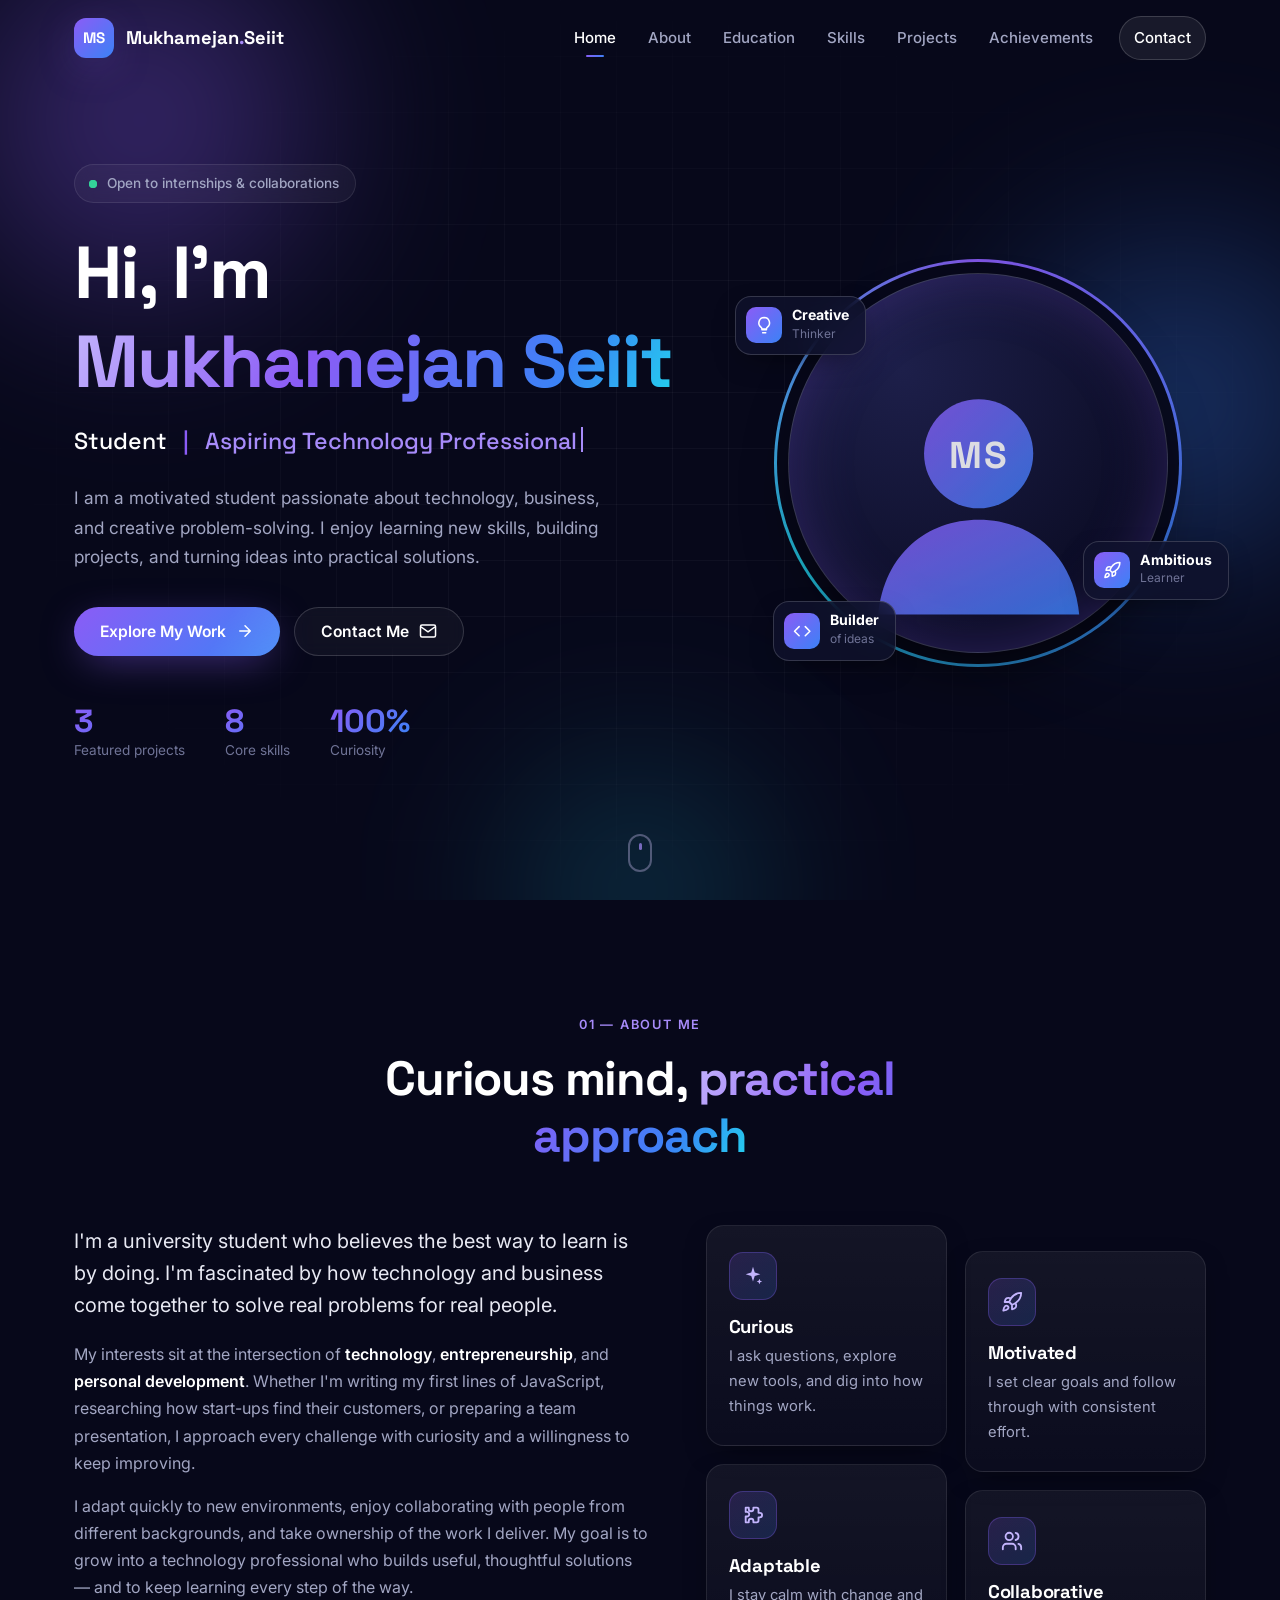
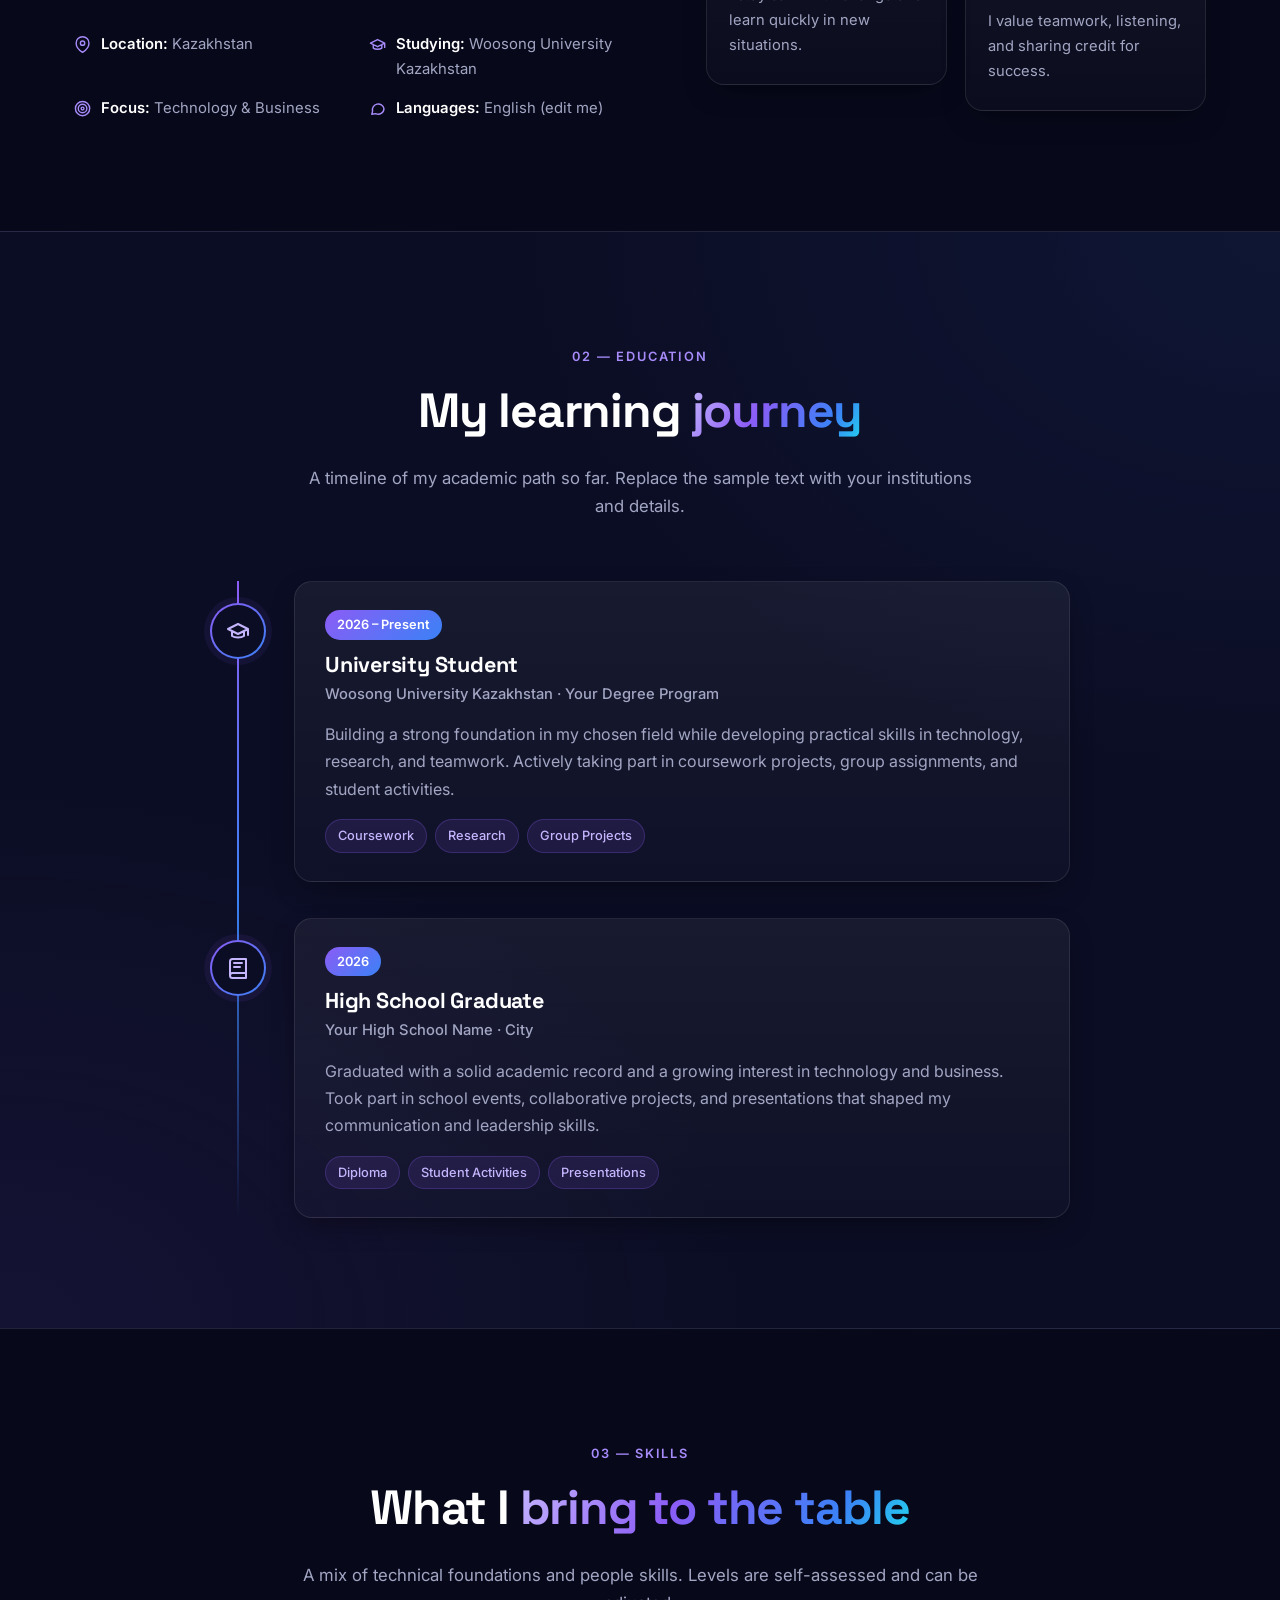
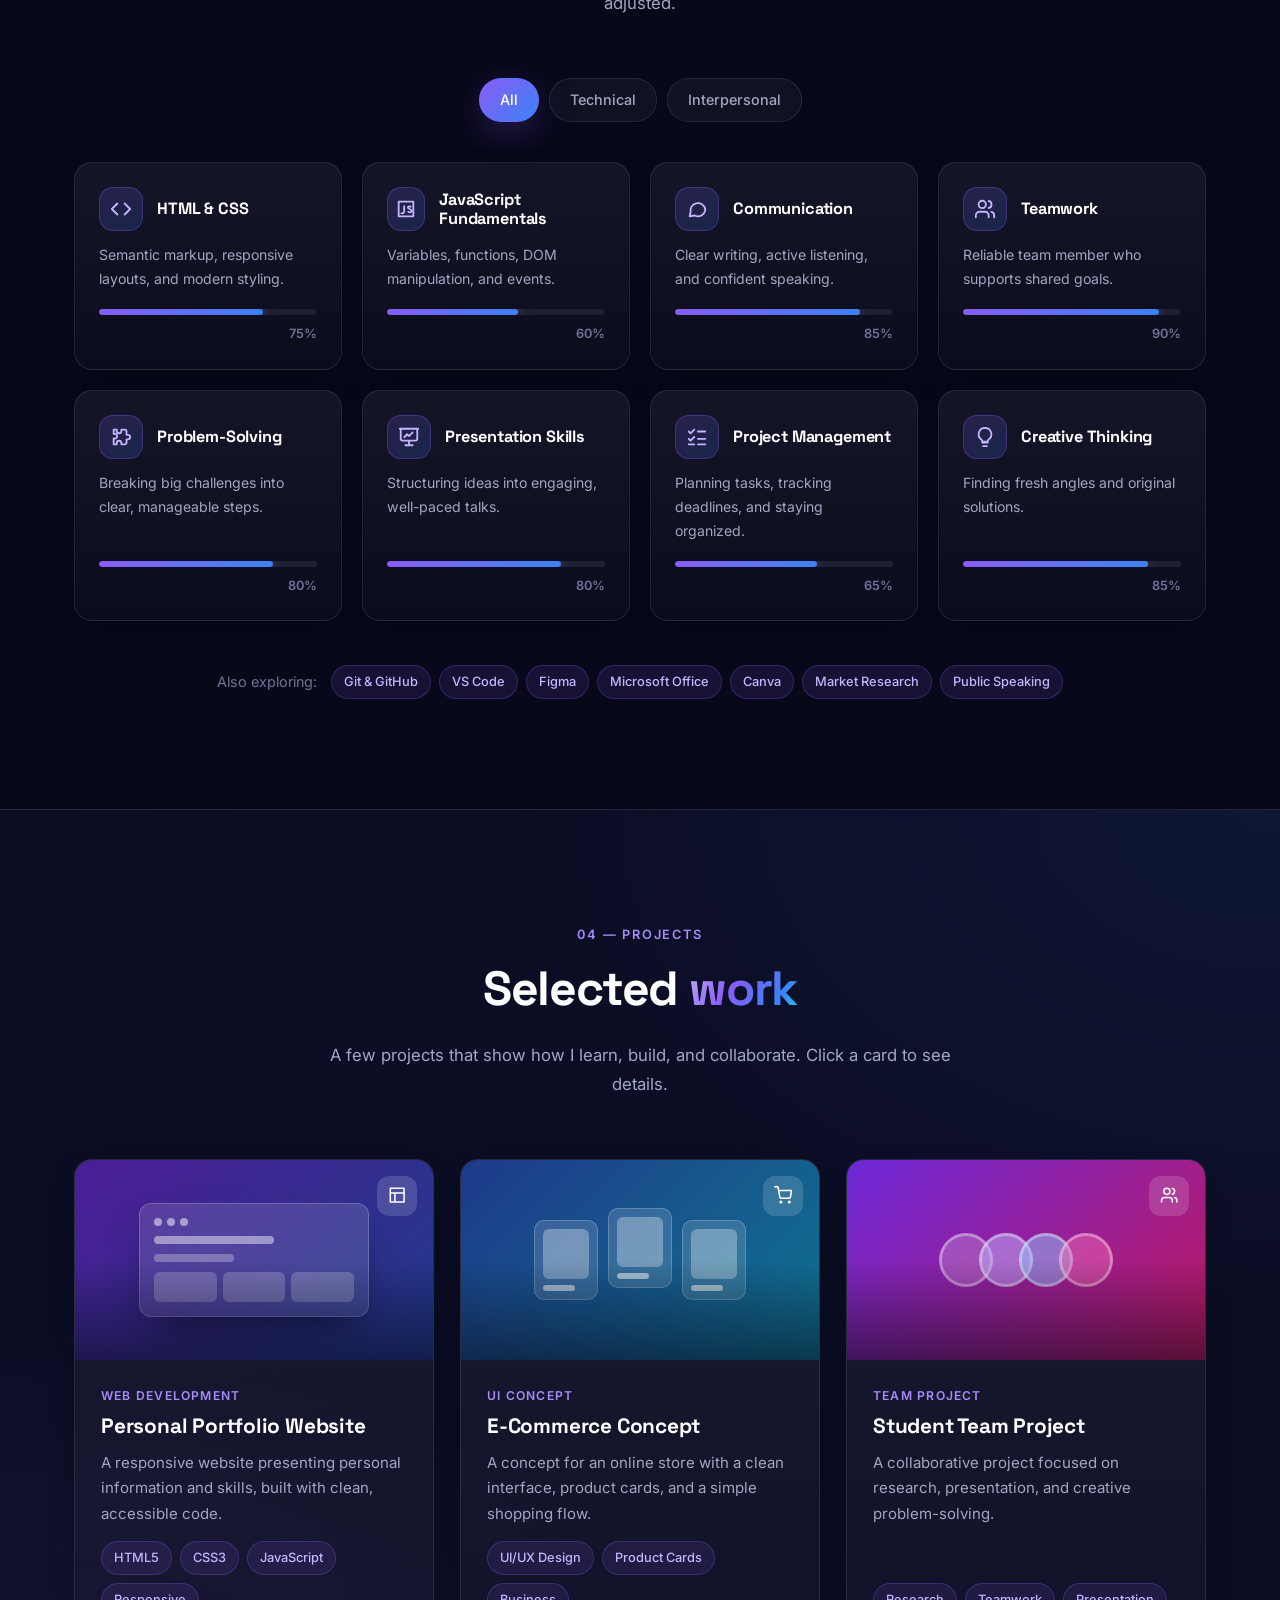
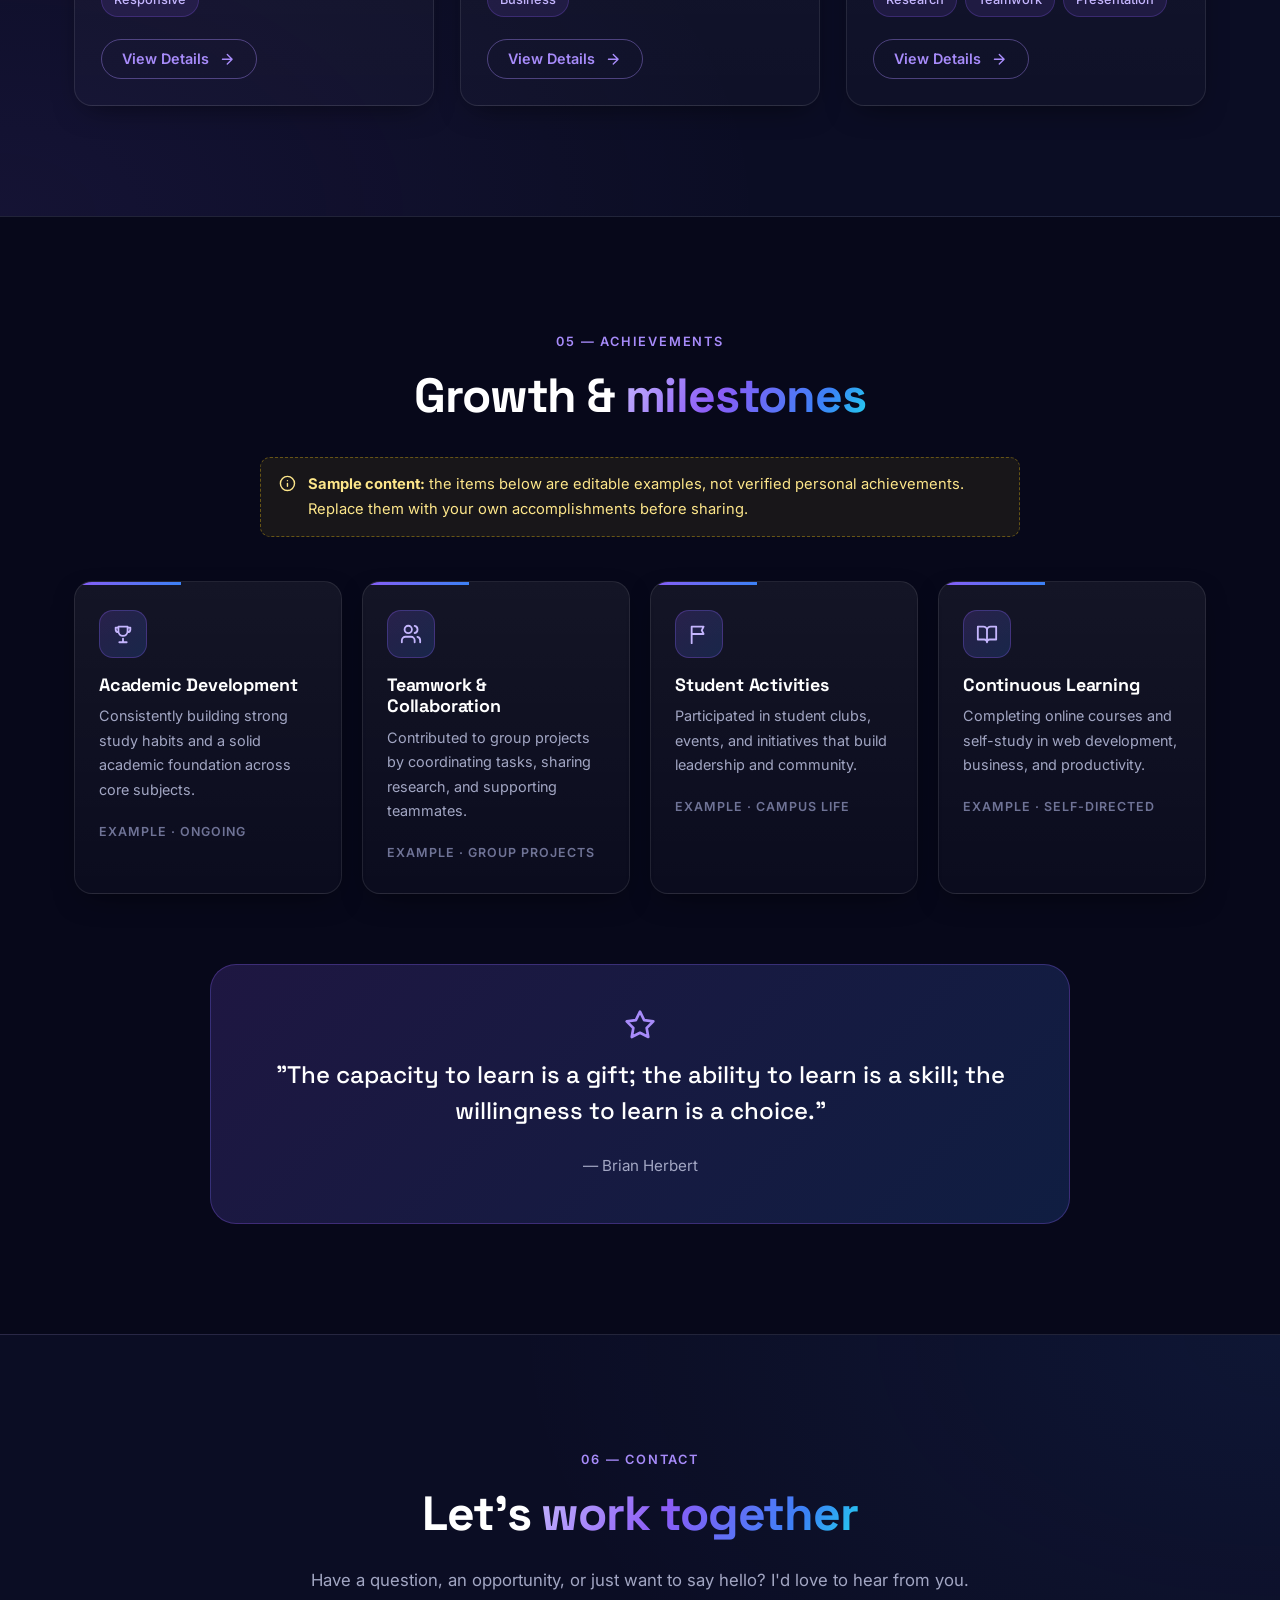
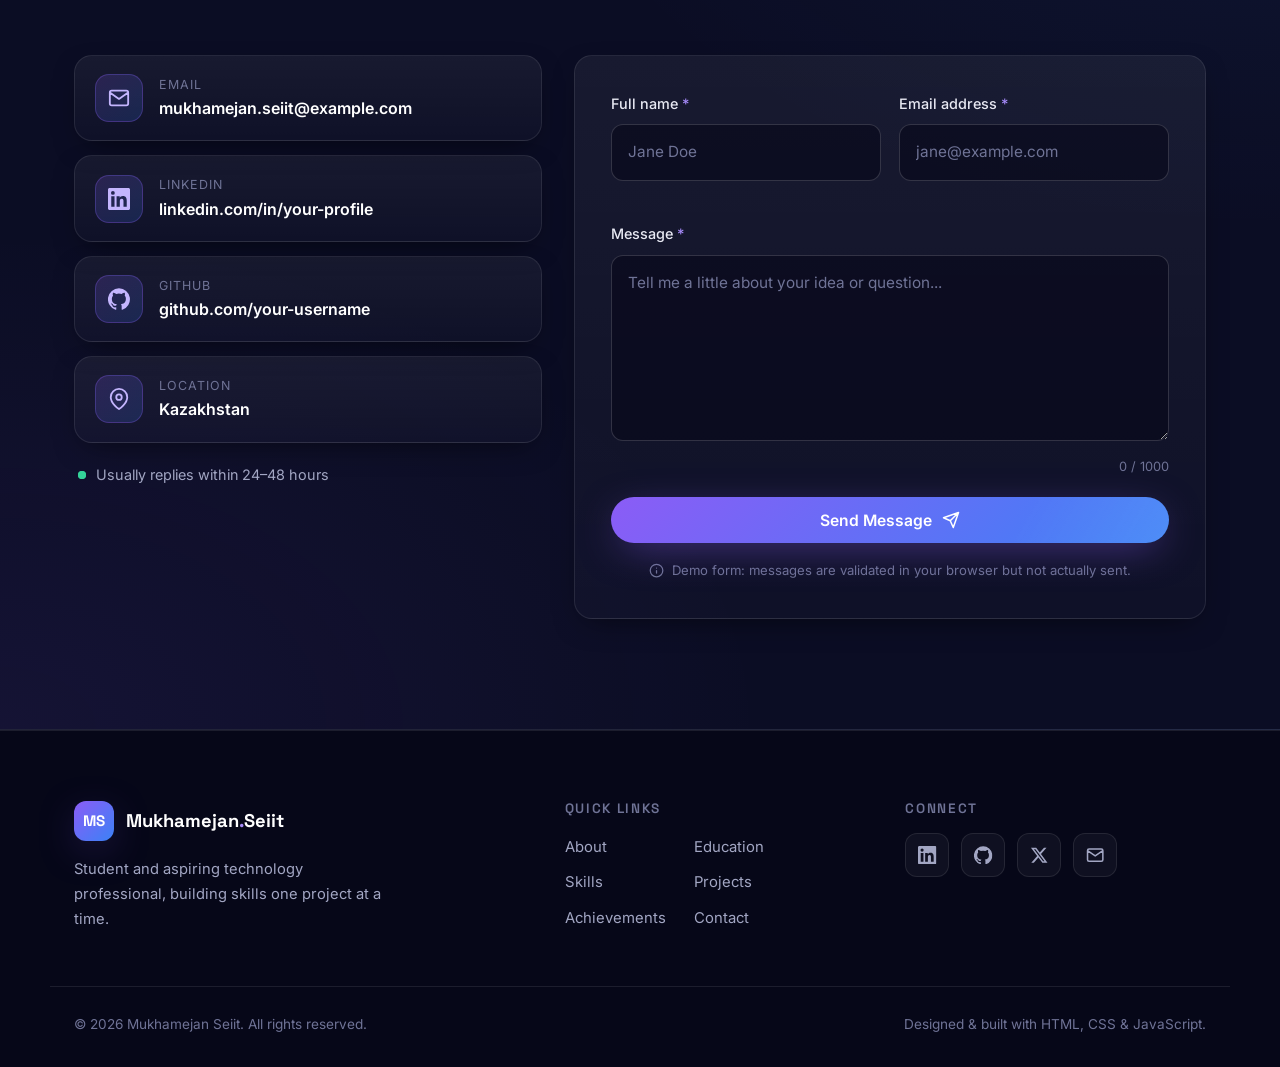
<file: portfolio-website/index.html>
<!DOCTYPE html>
<html lang="en">
<head>
  <meta charset="UTF-8">
  <meta name="viewport" content="width=device-width, initial-scale=1.0">
  <!-- CUSTOMIZE: Update the page title and description with your own name -->
  <title>Mukhamejan Seiit | Personal Portfolio</title>
  <meta name="description" content="Personal portfolio of Mukhamejan Seiit — student and aspiring technology professional. Education, skills, projects, achievements and contact details.">
  <meta name="theme-color" content="#0a0b1e">

  <!-- Marks that JavaScript is available, so scroll animations only hide content when JS can reveal it -->
  <script>document.documentElement.classList.add('js');</script>

  <!-- Favicon: an inline SVG so no extra file is needed -->
  <link rel="icon" href="data:image/svg+xml,%3Csvg xmlns='http://www.w3.org/2000/svg' viewBox='0 0 64 64'%3E%3Cdefs%3E%3ClinearGradient id='g' x1='0' y1='0' x2='1' y2='1'%3E%3Cstop offset='0' stop-color='%238b5cf6'/%3E%3Cstop offset='1' stop-color='%233b82f6'/%3E%3C/linearGradient%3E%3C/defs%3E%3Crect width='64' height='64' rx='16' fill='url(%23g)'/%3E%3Ctext x='50%25' y='54%25' font-family='Arial' font-weight='700' font-size='28' fill='white' text-anchor='middle' dominant-baseline='middle'%3EMS%3C/text%3E%3C/svg%3E">

  <!--
    Google Fonts (optional). If the fonts cannot load (offline, blocked network),
    style.css falls back to system fonts automatically, so the page still looks good.
  -->
  <link rel="preconnect" href="https://fonts.googleapis.com">
  <link rel="preconnect" href="https://fonts.gstatic.com" crossorigin>
  <link href="https://fonts.googleapis.com/css2?family=Inter:wght@400;500;600;700&family=Space+Grotesk:wght@500;600;700&display=swap" rel="stylesheet">

  <link rel="stylesheet" href="style.css">
</head>
<body>

  <!--
    SVG icon sprite.
    All icons are defined once here and reused with <use href="#icon-name">.
    Because they are inline, icons always work — no icon font or CDN required.
  -->
  <svg class="sprite" aria-hidden="true" focusable="false" xmlns="http://www.w3.org/2000/svg">
    <symbol id="i-code" viewBox="0 0 24 24"><path fill="none" stroke="currentColor" stroke-width="2" stroke-linecap="round" stroke-linejoin="round" d="m16 18 6-6-6-6M8 6l-6 6 6 6"/></symbol>
    <symbol id="i-js" viewBox="0 0 24 24"><path fill="none" stroke="currentColor" stroke-width="2" stroke-linecap="round" stroke-linejoin="round" d="M4 4h16v16H4zM10 9v6a2 2 0 0 1-3 1.5M17 9.5a2 2 0 0 0-3 .5c0 2.5 4 1.5 4 4a2 2 0 0 1-3.5 1"/></symbol>
    <symbol id="i-chat" viewBox="0 0 24 24"><path fill="none" stroke="currentColor" stroke-width="2" stroke-linecap="round" stroke-linejoin="round" d="M21 12a8 8 0 0 1-11.6 7.1L4 20l1-4.4A8 8 0 1 1 21 12z"/></symbol>
    <symbol id="i-users" viewBox="0 0 24 24"><path fill="none" stroke="currentColor" stroke-width="2" stroke-linecap="round" stroke-linejoin="round" d="M16 21v-2a4 4 0 0 0-4-4H6a4 4 0 0 0-4 4v2M9 11a4 4 0 1 0 0-8 4 4 0 0 0 0 8zM22 21v-2a4 4 0 0 0-3-3.9M16 3.1a4 4 0 0 1 0 7.8"/></symbol>
    <symbol id="i-puzzle" viewBox="0 0 24 24"><path fill="none" stroke="currentColor" stroke-width="2" stroke-linecap="round" stroke-linejoin="round" d="M19.4 14.6a2.5 2.5 0 1 0 0-5H18V6a2 2 0 0 0-2-2h-3.6v1.4a2.5 2.5 0 1 1-5 0V4H4v4.6h1.4a2.5 2.5 0 1 1 0 5H4V20h3.4v-1.4a2.5 2.5 0 1 1 5 0V20H16a2 2 0 0 0 2-2v-3.4z"/></symbol>
    <symbol id="i-present" viewBox="0 0 24 24"><path fill="none" stroke="currentColor" stroke-width="2" stroke-linecap="round" stroke-linejoin="round" d="M2 3h20M3 3v11a2 2 0 0 0 2 2h14a2 2 0 0 0 2-2V3M12 16v5M8 21h8M7 12l3-3 2 2 4-4"/></symbol>
    <symbol id="i-tasks" viewBox="0 0 24 24"><path fill="none" stroke="currentColor" stroke-width="2" stroke-linecap="round" stroke-linejoin="round" d="m3 6 2 2 4-4M3 14l2 2 4-4M13 6h8M13 14h8M13 20h8M3 20h6"/></symbol>
    <symbol id="i-bulb" viewBox="0 0 24 24"><path fill="none" stroke="currentColor" stroke-width="2" stroke-linecap="round" stroke-linejoin="round" d="M9 18h6M10 22h4M12 2a7 7 0 0 0-4 12.7c.6.5 1 1.3 1 2.1V17h6v-.2c0-.8.4-1.6 1-2.1A7 7 0 0 0 12 2z"/></symbol>
    <symbol id="i-grad" viewBox="0 0 24 24"><path fill="none" stroke="currentColor" stroke-width="2" stroke-linecap="round" stroke-linejoin="round" d="M22 10 12 5 2 10l10 5 10-5zM6 12v5c3 2 9 2 12 0v-5M22 10v6"/></symbol>
    <symbol id="i-school" viewBox="0 0 24 24"><path fill="none" stroke="currentColor" stroke-width="2" stroke-linecap="round" stroke-linejoin="round" d="M4 19.5A2.5 2.5 0 0 1 6.5 17H20V3H6.5A2.5 2.5 0 0 0 4 5.5v14zM4 19.5A2.5 2.5 0 0 0 6.5 22H20v-5M8 7h8M8 11h6"/></symbol>
    <symbol id="i-trophy" viewBox="0 0 24 24"><path fill="none" stroke="currentColor" stroke-width="2" stroke-linecap="round" stroke-linejoin="round" d="M8 21h8M12 17v4M7 4h10v5a5 5 0 0 1-10 0V4zM17 5h3v2a3 3 0 0 1-3 3M7 5H4v2a3 3 0 0 0 3 3"/></symbol>
    <symbol id="i-star" viewBox="0 0 24 24"><path fill="none" stroke="currentColor" stroke-width="2" stroke-linecap="round" stroke-linejoin="round" d="m12 2 3.1 6.3 6.9 1-5 4.9 1.2 6.8L12 17.8 5.8 21l1.2-6.8-5-4.9 6.9-1z"/></symbol>
    <symbol id="i-flag" viewBox="0 0 24 24"><path fill="none" stroke="currentColor" stroke-width="2" stroke-linecap="round" stroke-linejoin="round" d="M4 22V4M4 4h13l-2 4 2 4H4"/></symbol>
    <symbol id="i-book" viewBox="0 0 24 24"><path fill="none" stroke="currentColor" stroke-width="2" stroke-linecap="round" stroke-linejoin="round" d="M2 4h6a4 4 0 0 1 4 4v13a3 3 0 0 0-3-3H2zM22 4h-6a4 4 0 0 0-4 4v13a3 3 0 0 1 3-3h7z"/></symbol>
    <symbol id="i-rocket" viewBox="0 0 24 24"><path fill="none" stroke="currentColor" stroke-width="2" stroke-linecap="round" stroke-linejoin="round" d="M4.5 16.5c-1.5 1.3-2 5-2 5s3.7-.5 5-2c.7-.8.7-2.1-.1-2.9a2.2 2.2 0 0 0-2.9-.1zM12 15l-3-3a22 22 0 0 1 2-4A12.9 12.9 0 0 1 22 2c0 2.7-.8 7.5-6 11a22.4 22.4 0 0 1-4 2zM9 12H4s.6-3 2-4c1.6-1.1 5 0 5 0M12 15v5s3-.6 4-2c1.1-1.6 0-5 0-5"/></symbol>
    <symbol id="i-cart" viewBox="0 0 24 24"><path fill="none" stroke="currentColor" stroke-width="2" stroke-linecap="round" stroke-linejoin="round" d="M9 22a1 1 0 1 0 0-2 1 1 0 0 0 0 2zM20 22a1 1 0 1 0 0-2 1 1 0 0 0 0 2zM1 1h4l2.7 13.4a2 2 0 0 0 2 1.6h9.7a2 2 0 0 0 2-1.6L23 6H6"/></symbol>
    <symbol id="i-layout" viewBox="0 0 24 24"><path fill="none" stroke="currentColor" stroke-width="2" stroke-linecap="round" stroke-linejoin="round" d="M3 3h18v18H3zM3 9h18M9 21V9"/></symbol>
    <symbol id="i-mail" viewBox="0 0 24 24"><path fill="none" stroke="currentColor" stroke-width="2" stroke-linecap="round" stroke-linejoin="round" d="M4 4h16a2 2 0 0 1 2 2v12a2 2 0 0 1-2 2H4a2 2 0 0 1-2-2V6a2 2 0 0 1 2-2zM22 6l-10 7L2 6"/></symbol>
    <symbol id="i-linkedin" viewBox="0 0 24 24"><path fill="currentColor" d="M20.45 20.45h-3.56v-5.57c0-1.33-.02-3.04-1.85-3.04-1.85 0-2.14 1.45-2.14 2.94v5.67H9.35V9h3.41v1.56h.05c.48-.9 1.64-1.85 3.37-1.85 3.6 0 4.27 2.37 4.27 5.46v6.28zM5.34 7.43a2.06 2.06 0 1 1 0-4.13 2.06 2.06 0 0 1 0 4.13zM7.12 20.45H3.56V9h3.56v11.45zM22.22 0H1.77C.79 0 0 .77 0 1.73v20.54C0 23.23.79 24 1.77 24h20.45c.98 0 1.78-.77 1.78-1.73V1.73C24 .77 23.2 0 22.22 0z"/></symbol>
    <symbol id="i-github" viewBox="0 0 24 24"><path fill="currentColor" d="M12 .3a12 12 0 0 0-3.8 23.4c.6.1.8-.3.8-.6v-2c-3.3.7-4-1.6-4-1.6-.6-1.4-1.4-1.8-1.4-1.8-1-.7.1-.7.1-.7 1.2.1 1.8 1.2 1.8 1.2 1 1.8 2.8 1.3 3.5 1 0-.8.4-1.3.7-1.6-2.7-.3-5.5-1.3-5.5-6 0-1.2.5-2.3 1.3-3.1-.2-.4-.6-1.6 0-3.2 0 0 1-.3 3.4 1.2a11.5 11.5 0 0 1 6 0c2.3-1.5 3.3-1.2 3.3-1.2.6 1.6.2 2.8 0 3.2.9.8 1.3 1.9 1.3 3.2 0 4.6-2.8 5.6-5.5 5.9.5.4.9 1 .9 2.2v3.3c0 .3.1.7.8.6A12 12 0 0 0 12 .3"/></symbol>
    <symbol id="i-x" viewBox="0 0 24 24"><path fill="currentColor" d="M18.24 2.25h3.31l-7.23 8.26 8.5 11.24h-6.66l-5.21-6.82-5.97 6.82H1.67l7.73-8.84L1.25 2.25h6.83l4.71 6.23zm-1.16 17.52h1.83L7.08 4.13H5.12z"/></symbol>
    <symbol id="i-pin" viewBox="0 0 24 24"><path fill="none" stroke="currentColor" stroke-width="2" stroke-linecap="round" stroke-linejoin="round" d="M21 10c0 7-9 13-9 13S3 17 3 10a9 9 0 0 1 18 0zM12 13a3 3 0 1 0 0-6 3 3 0 0 0 0 6z"/></symbol>
    <symbol id="i-arrow-right" viewBox="0 0 24 24"><path fill="none" stroke="currentColor" stroke-width="2" stroke-linecap="round" stroke-linejoin="round" d="M5 12h14M12 5l7 7-7 7"/></symbol>
    <symbol id="i-arrow-up" viewBox="0 0 24 24"><path fill="none" stroke="currentColor" stroke-width="2" stroke-linecap="round" stroke-linejoin="round" d="M12 19V5M5 12l7-7 7 7"/></symbol>
    <symbol id="i-close" viewBox="0 0 24 24"><path fill="none" stroke="currentColor" stroke-width="2" stroke-linecap="round" stroke-linejoin="round" d="M18 6 6 18M6 6l12 12"/></symbol>
    <symbol id="i-check" viewBox="0 0 24 24"><path fill="none" stroke="currentColor" stroke-width="2.5" stroke-linecap="round" stroke-linejoin="round" d="M20 6 9 17l-5-5"/></symbol>
    <symbol id="i-send" viewBox="0 0 24 24"><path fill="none" stroke="currentColor" stroke-width="2" stroke-linecap="round" stroke-linejoin="round" d="M22 2 11 13M22 2l-7 20-4-9-9-4z"/></symbol>
    <symbol id="i-sparkle" viewBox="0 0 24 24"><path fill="currentColor" d="M12 2l1.9 6.1L20 10l-6.1 1.9L12 18l-1.9-6.1L4 10l6.1-1.9zM19 15l.9 2.1L22 18l-2.1.9L19 21l-.9-2.1L16 18l2.1-.9z"/></symbol>
    <symbol id="i-target" viewBox="0 0 24 24"><path fill="none" stroke="currentColor" stroke-width="2" stroke-linecap="round" stroke-linejoin="round" d="M12 22a10 10 0 1 0 0-20 10 10 0 0 0 0 20zM12 18a6 6 0 1 0 0-12 6 6 0 0 0 0 12zM12 14a2 2 0 1 0 0-4 2 2 0 0 0 0 4z"/></symbol>
    <symbol id="i-info" viewBox="0 0 24 24"><path fill="none" stroke="currentColor" stroke-width="2" stroke-linecap="round" stroke-linejoin="round" d="M12 22a10 10 0 1 0 0-20 10 10 0 0 0 0 20zM12 16v-4M12 8h.01"/></symbol>
  </svg>

  <!-- Skip link: lets keyboard and screen-reader users jump straight to the content -->
  <a class="skip-link" href="#main">Skip to main content</a>

  <!-- ==================== NAVIGATION ==================== -->
  <header class="site-header" id="top">
    <nav class="nav container" aria-label="Main navigation">
      <!-- CUSTOMIZE: Change the initials in the logo -->
      <a href="#home" class="logo" aria-label="Mukhamejan Seiit — back to top">
        <span class="logo-mark">MS</span>
        <span class="logo-text">Mukhamejan<span class="accent">.</span>Seiit</span>
      </a>

      <!-- Mobile menu button (visible on small screens only) -->
      <button class="nav-toggle" id="navToggle" aria-label="Open menu" aria-expanded="false" aria-controls="navMenu">
        <span class="bar"></span>
        <span class="bar"></span>
        <span class="bar"></span>
      </button>

      <ul class="nav-menu" id="navMenu">
        <li><a href="#home" class="nav-link active">Home</a></li>
        <li><a href="#about" class="nav-link">About</a></li>
        <li><a href="#education" class="nav-link">Education</a></li>
        <li><a href="#skills" class="nav-link">Skills</a></li>
        <li><a href="#projects" class="nav-link">Projects</a></li>
        <li><a href="#achievements" class="nav-link">Achievements</a></li>
        <li><a href="#contact" class="nav-link nav-cta">Contact</a></li>
      </ul>
    </nav>
  </header>

  <main id="main">

    <!-- ==================== HERO ==================== -->
    <section class="hero" id="home" aria-labelledby="hero-title">
      <!-- Decorative animated background blobs -->
      <div class="hero-bg" aria-hidden="true">
        <span class="blob blob-1"></span>
        <span class="blob blob-2"></span>
        <span class="blob blob-3"></span>
        <span class="grid-overlay"></span>
      </div>

      <div class="container hero-inner">
        <div class="hero-content reveal">
          <p class="eyebrow">
            <span class="status-dot" aria-hidden="true"></span>
            Open to internships &amp; collaborations
          </p>

          <!-- CUSTOMIZE: Your name and title -->
          <h1 class="hero-title" id="hero-title">
            Hi, I'm <span class="gradient-text">Mukhamejan Seiit</span>
          </h1>
          <p class="hero-subtitle">
            Student <span class="divider" aria-hidden="true">|</span>
            <span class="typed" id="typedText">Aspiring Technology Professional</span>
          </p>

          <!-- CUSTOMIZE: Your short introduction -->
          <p class="hero-intro">
            I am a motivated student passionate about technology, business, and creative problem-solving.
            I enjoy learning new skills, building projects, and turning ideas into practical solutions.
          </p>

          <div class="hero-actions">
            <a href="#projects" class="btn btn-primary">
              Explore My Work
              <svg class="icon" aria-hidden="true"><use href="#i-arrow-right"/></svg>
            </a>
            <a href="#contact" class="btn btn-ghost">
              Contact Me
              <svg class="icon" aria-hidden="true"><use href="#i-mail"/></svg>
            </a>
          </div>

          <!-- Small highlight stats (sample numbers — edit freely) -->
          <ul class="hero-stats" aria-label="Quick highlights">
            <li><strong data-count="3">0</strong><span>Featured projects</span></li>
            <li><strong data-count="8">0</strong><span>Core skills</span></li>
            <li><strong data-count="100" data-suffix="%">0</strong><span>Curiosity</span></li>
          </ul>
        </div>

        <!-- Profile image / avatar -->
        <div class="hero-visual reveal" style="--delay: .15s">
          <div class="avatar-wrap">
            <div class="avatar-ring" aria-hidden="true"></div>
            <!--
              CUSTOMIZE PROFILE IMAGE:
              Replace the <div class="avatar-placeholder"> block below with:
              <img class="avatar-img" src="profile.jpg" alt="Portrait of Mukhamejan Seiit">
              and put your photo (profile.jpg) in the same folder as index.html.
            -->
            <div class="avatar" role="img" aria-label="Profile photo placeholder for Mukhamejan Seiit">
              <div class="avatar-placeholder">
                <svg viewBox="0 0 200 200" aria-hidden="true">
                  <defs>
                    <linearGradient id="avatarGrad" x1="0" y1="0" x2="1" y2="1">
                      <stop offset="0" stop-color="#8b5cf6"/>
                      <stop offset="1" stop-color="#3b82f6"/>
                    </linearGradient>
                  </defs>
                  <circle cx="100" cy="78" r="38" fill="url(#avatarGrad)" opacity=".95"/>
                  <path d="M30 190c4-42 34-66 70-66s66 24 70 66z" fill="url(#avatarGrad)" opacity=".95"/>
                  <text x="100" y="79" class="avatar-initials" text-anchor="middle" dominant-baseline="central">MS</text>
                </svg>
              </div>
            </div>

            <!-- Floating badges that highlight creativity and ambition -->
            <div class="float-card fc-1" aria-hidden="true">
              <span class="fc-icon"><svg class="icon"><use href="#i-bulb"/></svg></span>
              <span><strong>Creative</strong><small>Thinker</small></span>
            </div>
            <div class="float-card fc-2" aria-hidden="true">
              <span class="fc-icon"><svg class="icon"><use href="#i-rocket"/></svg></span>
              <span><strong>Ambitious</strong><small>Learner</small></span>
            </div>
            <div class="float-card fc-3" aria-hidden="true">
              <span class="fc-icon"><svg class="icon"><use href="#i-code"/></svg></span>
              <span><strong>Builder</strong><small>of ideas</small></span>
            </div>
          </div>
        </div>
      </div>

      <a href="#about" class="scroll-hint" aria-label="Scroll to About section">
        <span class="mouse" aria-hidden="true"><span class="wheel"></span></span>
      </a>
    </section>

    <!-- ==================== ABOUT ==================== -->
    <section class="section" id="about" aria-labelledby="about-title">
      <div class="container">
        <header class="section-head reveal">
          <span class="section-tag">01 — About Me</span>
          <h2 class="section-title" id="about-title">Curious mind, <span class="gradient-text">practical approach</span></h2>
        </header>

        <div class="about-grid">
          <!-- CUSTOMIZE: Your biography -->
          <div class="about-text reveal">
            <p class="lead">
              I'm a university student who believes the best way to learn is by doing. I'm fascinated by how
              technology and business come together to solve real problems for real people.
            </p>
            <p>
              My interests sit at the intersection of <strong>technology</strong>, <strong>entrepreneurship</strong>,
              and <strong>personal development</strong>. Whether I'm writing my first lines of JavaScript, researching
              how start-ups find their customers, or preparing a team presentation, I approach every challenge with
              curiosity and a willingness to keep improving.
            </p>
            <p>
              I adapt quickly to new environments, enjoy collaborating with people from different backgrounds, and take
              ownership of the work I deliver. My goal is to grow into a technology professional who builds useful,
              thoughtful solutions — and to keep learning every step of the way.
            </p>

            <ul class="about-facts">
              <!-- CUSTOMIZE: Location and focus (sample values) -->
              <li><svg class="icon" aria-hidden="true"><use href="#i-pin"/></svg><span><strong>Location:</strong> Kazakhstan</span></li>
              <li><svg class="icon" aria-hidden="true"><use href="#i-grad"/></svg><span><strong>Studying:</strong> Woosong University Kazakhstan</span></li>
              <li><svg class="icon" aria-hidden="true"><use href="#i-target"/></svg><span><strong>Focus:</strong> Technology &amp; Business</span></li>
              <li><svg class="icon" aria-hidden="true"><use href="#i-chat"/></svg><span><strong>Languages:</strong> English (edit me)</span></li>
            </ul>
          </div>

          <div class="about-cards">
            <article class="value-card reveal" style="--delay: .05s">
              <span class="value-icon"><svg class="icon" aria-hidden="true"><use href="#i-sparkle"/></svg></span>
              <h3>Curious</h3>
              <p>I ask questions, explore new tools, and dig into how things work.</p>
            </article>
            <article class="value-card reveal" style="--delay: .1s">
              <span class="value-icon"><svg class="icon" aria-hidden="true"><use href="#i-rocket"/></svg></span>
              <h3>Motivated</h3>
              <p>I set clear goals and follow through with consistent effort.</p>
            </article>
            <article class="value-card reveal" style="--delay: .15s">
              <span class="value-icon"><svg class="icon" aria-hidden="true"><use href="#i-puzzle"/></svg></span>
              <h3>Adaptable</h3>
              <p>I stay calm with change and learn quickly in new situations.</p>
            </article>
            <article class="value-card reveal" style="--delay: .2s">
              <span class="value-icon"><svg class="icon" aria-hidden="true"><use href="#i-users"/></svg></span>
              <h3>Collaborative</h3>
              <p>I value teamwork, listening, and sharing credit for success.</p>
            </article>
          </div>
        </div>
      </div>
    </section>

    <!-- ==================== EDUCATION ==================== -->
    <section class="section section-alt" id="education" aria-labelledby="education-title">
      <div class="container">
        <header class="section-head reveal">
          <span class="section-tag">02 — Education</span>
          <h2 class="section-title" id="education-title">My learning <span class="gradient-text">journey</span></h2>
          <p class="section-sub">A timeline of my academic path so far. Replace the sample text with your institutions and details.</p>
        </header>

        <!-- CUSTOMIZE: Edit or add timeline items below -->
        <ol class="timeline">
          <li class="timeline-item reveal">
            <span class="timeline-dot" aria-hidden="true"><svg class="icon"><use href="#i-grad"/></svg></span>
            <article class="timeline-card">
              <span class="timeline-date">2026 – Present</span>
              <h3>University Student</h3>
              <p class="timeline-place">Woosong University Kazakhstan · Your Degree Program</p>
              <p>
                Building a strong foundation in my chosen field while developing practical skills in technology,
                research, and teamwork. Actively taking part in coursework projects, group assignments, and
                student activities.
              </p>
              <ul class="tag-list">
                <li class="tag">Coursework</li>
                <li class="tag">Research</li>
                <li class="tag">Group Projects</li>
              </ul>
            </article>
          </li>

          <li class="timeline-item reveal">
            <span class="timeline-dot" aria-hidden="true"><svg class="icon"><use href="#i-school"/></svg></span>
            <article class="timeline-card">
              <span class="timeline-date">2026</span>
              <h3>High School Graduate</h3>
              <p class="timeline-place">Your High School Name · City</p>
              <p>
                Graduated with a solid academic record and a growing interest in technology and business.
                Took part in school events, collaborative projects, and presentations that shaped my
                communication and leadership skills.
              </p>
              <ul class="tag-list">
                <li class="tag">Diploma</li>
                <li class="tag">Student Activities</li>
                <li class="tag">Presentations</li>
              </ul>
            </article>
          </li>
        </ol>
      </div>
    </section>

    <!-- ==================== SKILLS ==================== -->
    <section class="section" id="skills" aria-labelledby="skills-title">
      <div class="container">
        <header class="section-head reveal">
          <span class="section-tag">03 — Skills</span>
          <h2 class="section-title" id="skills-title">What I <span class="gradient-text">bring to the table</span></h2>
          <p class="section-sub">A mix of technical foundations and people skills. Levels are self-assessed and can be adjusted.</p>
        </header>

        <!-- Filter buttons for the skill grid -->
        <div class="skill-filters reveal" role="group" aria-label="Filter skills">
          <button class="filter-btn active" data-filter="all" aria-pressed="true">All</button>
          <button class="filter-btn" data-filter="technical" aria-pressed="false">Technical</button>
          <button class="filter-btn" data-filter="soft" aria-pressed="false">Interpersonal</button>
        </div>

        <!--
          CUSTOMIZE SKILLS:
          Each card has data-level="0-100" which controls the progress bar width.
          data-category is "technical" or "soft" (used by the filter buttons).
        -->
        <div class="skills-grid">
          <article class="skill-card reveal" data-category="technical" data-level="75">
            <div class="skill-top">
              <span class="skill-icon"><svg class="icon" aria-hidden="true"><use href="#i-code"/></svg></span>
              <h3>HTML &amp; CSS</h3>
            </div>
            <p>Semantic markup, responsive layouts, and modern styling.</p>
            <div class="progress" role="progressbar" aria-label="HTML and CSS proficiency" aria-valuemin="0" aria-valuemax="100" aria-valuenow="75">
              <span class="progress-bar"></span>
            </div>
            <span class="skill-level">75%</span>
          </article>

          <article class="skill-card reveal" data-category="technical" data-level="60">
            <div class="skill-top">
              <span class="skill-icon"><svg class="icon" aria-hidden="true"><use href="#i-js"/></svg></span>
              <h3>JavaScript Fundamentals</h3>
            </div>
            <p>Variables, functions, DOM manipulation, and events.</p>
            <div class="progress" role="progressbar" aria-label="JavaScript proficiency" aria-valuemin="0" aria-valuemax="100" aria-valuenow="60">
              <span class="progress-bar"></span>
            </div>
            <span class="skill-level">60%</span>
          </article>

          <article class="skill-card reveal" data-category="soft" data-level="85">
            <div class="skill-top">
              <span class="skill-icon"><svg class="icon" aria-hidden="true"><use href="#i-chat"/></svg></span>
              <h3>Communication</h3>
            </div>
            <p>Clear writing, active listening, and confident speaking.</p>
            <div class="progress" role="progressbar" aria-label="Communication proficiency" aria-valuemin="0" aria-valuemax="100" aria-valuenow="85">
              <span class="progress-bar"></span>
            </div>
            <span class="skill-level">85%</span>
          </article>

          <article class="skill-card reveal" data-category="soft" data-level="90">
            <div class="skill-top">
              <span class="skill-icon"><svg class="icon" aria-hidden="true"><use href="#i-users"/></svg></span>
              <h3>Teamwork</h3>
            </div>
            <p>Reliable team member who supports shared goals.</p>
            <div class="progress" role="progressbar" aria-label="Teamwork proficiency" aria-valuemin="0" aria-valuemax="100" aria-valuenow="90">
              <span class="progress-bar"></span>
            </div>
            <span class="skill-level">90%</span>
          </article>

          <article class="skill-card reveal" data-category="soft" data-level="80">
            <div class="skill-top">
              <span class="skill-icon"><svg class="icon" aria-hidden="true"><use href="#i-puzzle"/></svg></span>
              <h3>Problem-Solving</h3>
            </div>
            <p>Breaking big challenges into clear, manageable steps.</p>
            <div class="progress" role="progressbar" aria-label="Problem-solving proficiency" aria-valuemin="0" aria-valuemax="100" aria-valuenow="80">
              <span class="progress-bar"></span>
            </div>
            <span class="skill-level">80%</span>
          </article>

          <article class="skill-card reveal" data-category="soft" data-level="80">
            <div class="skill-top">
              <span class="skill-icon"><svg class="icon" aria-hidden="true"><use href="#i-present"/></svg></span>
              <h3>Presentation Skills</h3>
            </div>
            <p>Structuring ideas into engaging, well-paced talks.</p>
            <div class="progress" role="progressbar" aria-label="Presentation skills proficiency" aria-valuemin="0" aria-valuemax="100" aria-valuenow="80">
              <span class="progress-bar"></span>
            </div>
            <span class="skill-level">80%</span>
          </article>

          <article class="skill-card reveal" data-category="soft" data-level="65">
            <div class="skill-top">
              <span class="skill-icon"><svg class="icon" aria-hidden="true"><use href="#i-tasks"/></svg></span>
              <h3>Project Management</h3>
            </div>
            <p>Planning tasks, tracking deadlines, and staying organized.</p>
            <div class="progress" role="progressbar" aria-label="Project management proficiency" aria-valuemin="0" aria-valuemax="100" aria-valuenow="65">
              <span class="progress-bar"></span>
            </div>
            <span class="skill-level">65%</span>
          </article>

          <article class="skill-card reveal" data-category="soft" data-level="85">
            <div class="skill-top">
              <span class="skill-icon"><svg class="icon" aria-hidden="true"><use href="#i-bulb"/></svg></span>
              <h3>Creative Thinking</h3>
            </div>
            <p>Finding fresh angles and original solutions.</p>
            <div class="progress" role="progressbar" aria-label="Creative thinking proficiency" aria-valuemin="0" aria-valuemax="100" aria-valuenow="85">
              <span class="progress-bar"></span>
            </div>
            <span class="skill-level">85%</span>
          </article>
        </div>

        <!-- Extra tag cloud: tools and interests -->
        <div class="tag-cloud reveal" aria-label="Tools and interests">
          <span class="tag-cloud-label">Also exploring:</span>
          <ul class="tag-list">
            <li class="tag">Git &amp; GitHub</li>
            <li class="tag">VS Code</li>
            <li class="tag">Figma</li>
            <li class="tag">Microsoft Office</li>
            <li class="tag">Canva</li>
            <li class="tag">Market Research</li>
            <li class="tag">Public Speaking</li>
          </ul>
        </div>
      </div>
    </section>

    <!-- ==================== PROJECTS ==================== -->
    <section class="section section-alt" id="projects" aria-labelledby="projects-title">
      <div class="container">
        <header class="section-head reveal">
          <span class="section-tag">04 — Projects</span>
          <h2 class="section-title" id="projects-title">Selected <span class="gradient-text">work</span></h2>
          <p class="section-sub">A few projects that show how I learn, build, and collaborate. Click a card to see details.</p>
        </header>

        <!--
          CUSTOMIZE PROJECTS:
          Each card's "View Details" button has data-project="key".
          The full details shown in the popup are stored in script.js (the "projects" object).
        -->
        <div class="projects-grid">
          <article class="project-card reveal">
            <div class="project-thumb thumb-1" aria-hidden="true">
              <!-- Mini mock browser illustration -->
              <div class="mock-browser">
                <span class="mock-dots"><i></i><i></i><i></i></span>
                <span class="mock-line w-60"></span>
                <span class="mock-line w-40"></span>
                <span class="mock-blocks"><i></i><i></i><i></i></span>
              </div>
              <span class="project-icon"><svg class="icon"><use href="#i-layout"/></svg></span>
            </div>
            <div class="project-body">
              <span class="project-type">Web Development</span>
              <h3>Personal Portfolio Website</h3>
              <p>A responsive website presenting personal information and skills, built with clean, accessible code.</p>
              <ul class="tag-list">
                <li class="tag">HTML5</li>
                <li class="tag">CSS3</li>
                <li class="tag">JavaScript</li>
                <li class="tag">Responsive</li>
              </ul>
              <button class="btn btn-small btn-outline" data-project="portfolio" aria-haspopup="dialog">
                View Details
                <svg class="icon" aria-hidden="true"><use href="#i-arrow-right"/></svg>
              </button>
            </div>
          </article>

          <article class="project-card reveal" style="--delay: .1s">
            <div class="project-thumb thumb-2" aria-hidden="true">
              <div class="mock-shop">
                <span class="mock-product"><i></i><b></b></span>
                <span class="mock-product"><i></i><b></b></span>
                <span class="mock-product"><i></i><b></b></span>
              </div>
              <span class="project-icon"><svg class="icon"><use href="#i-cart"/></svg></span>
            </div>
            <div class="project-body">
              <span class="project-type">UI Concept</span>
              <h3>E-Commerce Concept</h3>
              <p>A concept for an online store with a clean interface, product cards, and a simple shopping flow.</p>
              <ul class="tag-list">
                <li class="tag">UI/UX Design</li>
                <li class="tag">Product Cards</li>
                <li class="tag">Business</li>
              </ul>
              <button class="btn btn-small btn-outline" data-project="ecommerce" aria-haspopup="dialog">
                View Details
                <svg class="icon" aria-hidden="true"><use href="#i-arrow-right"/></svg>
              </button>
            </div>
          </article>

          <article class="project-card reveal" style="--delay: .2s">
            <div class="project-thumb thumb-3" aria-hidden="true">
              <div class="mock-team">
                <i></i><i></i><i></i><i></i>
              </div>
              <span class="project-icon"><svg class="icon"><use href="#i-users"/></svg></span>
            </div>
            <div class="project-body">
              <span class="project-type">Team Project</span>
              <h3>Student Team Project</h3>
              <p>A collaborative project focused on research, presentation, and creative problem-solving.</p>
              <ul class="tag-list">
                <li class="tag">Research</li>
                <li class="tag">Teamwork</li>
                <li class="tag">Presentation</li>
              </ul>
              <button class="btn btn-small btn-outline" data-project="team" aria-haspopup="dialog">
                View Details
                <svg class="icon" aria-hidden="true"><use href="#i-arrow-right"/></svg>
              </button>
            </div>
          </article>
        </div>
      </div>
    </section>

    <!-- ==================== ACHIEVEMENTS ==================== -->
    <section class="section" id="achievements" aria-labelledby="achievements-title">
      <div class="container">
        <header class="section-head reveal">
          <span class="section-tag">05 — Achievements</span>
          <h2 class="section-title" id="achievements-title">Growth &amp; <span class="gradient-text">milestones</span></h2>
        </header>

        <!-- Clear notice that this is editable sample content -->
        <p class="sample-note reveal" role="note">
          <svg class="icon" aria-hidden="true"><use href="#i-info"/></svg>
          <span><strong>Sample content:</strong> the items below are editable examples, not verified personal achievements.
          Replace them with your own accomplishments before sharing.</span>
        </p>

        <!-- CUSTOMIZE: Replace these four cards with your own achievements -->
        <div class="achievements-grid">
          <article class="achievement-card reveal">
            <span class="achievement-icon"><svg class="icon" aria-hidden="true"><use href="#i-trophy"/></svg></span>
            <h3>Academic Development</h3>
            <p>Consistently building strong study habits and a solid academic foundation across core subjects.</p>
            <span class="achievement-meta">Example · Ongoing</span>
          </article>

          <article class="achievement-card reveal" style="--delay: .08s">
            <span class="achievement-icon"><svg class="icon" aria-hidden="true"><use href="#i-users"/></svg></span>
            <h3>Teamwork &amp; Collaboration</h3>
            <p>Contributed to group projects by coordinating tasks, sharing research, and supporting teammates.</p>
            <span class="achievement-meta">Example · Group projects</span>
          </article>

          <article class="achievement-card reveal" style="--delay: .16s">
            <span class="achievement-icon"><svg class="icon" aria-hidden="true"><use href="#i-flag"/></svg></span>
            <h3>Student Activities</h3>
            <p>Participated in student clubs, events, and initiatives that build leadership and community.</p>
            <span class="achievement-meta">Example · Campus life</span>
          </article>

          <article class="achievement-card reveal" style="--delay: .24s">
            <span class="achievement-icon"><svg class="icon" aria-hidden="true"><use href="#i-book"/></svg></span>
            <h3>Continuous Learning</h3>
            <p>Completing online courses and self-study in web development, business, and productivity.</p>
            <span class="achievement-meta">Example · Self-directed</span>
          </article>
        </div>

        <!-- Inspirational quote banner -->
        <figure class="quote-banner reveal">
          <svg class="icon quote-icon" aria-hidden="true"><use href="#i-star"/></svg>
          <blockquote>
            <p>"The capacity to learn is a gift; the ability to learn is a skill; the willingness to learn is a choice."</p>
          </blockquote>
          <figcaption>— Brian Herbert</figcaption>
        </figure>
      </div>
    </section>

    <!-- ==================== CONTACT ==================== -->
    <section class="section section-alt" id="contact" aria-labelledby="contact-title">
      <div class="container">
        <header class="section-head reveal">
          <span class="section-tag">06 — Contact</span>
          <h2 class="section-title" id="contact-title">Let's <span class="gradient-text">work together</span></h2>
          <p class="section-sub">Have a question, an opportunity, or just want to say hello? I'd love to hear from you.</p>
        </header>

        <div class="contact-grid">
          <!-- CUSTOMIZE: Replace placeholder contact details with your own -->
          <aside class="contact-info reveal" aria-label="Contact details">
            <a class="contact-item" href="mailto:mukhamejan.seiit@example.com">
              <span class="contact-icon"><svg class="icon" aria-hidden="true"><use href="#i-mail"/></svg></span>
              <span>
                <small>Email</small>
                <strong>mukhamejan.seiit@example.com</strong>
              </span>
            </a>
            <a class="contact-item" href="https://www.linkedin.com/in/your-profile" target="_blank" rel="noopener noreferrer">
              <span class="contact-icon"><svg class="icon" aria-hidden="true"><use href="#i-linkedin"/></svg></span>
              <span>
                <small>LinkedIn</small>
                <strong>linkedin.com/in/your-profile</strong>
              </span>
            </a>
            <a class="contact-item" href="https://github.com/your-username" target="_blank" rel="noopener noreferrer">
              <span class="contact-icon"><svg class="icon" aria-hidden="true"><use href="#i-github"/></svg></span>
              <span>
                <small>GitHub</small>
                <strong>github.com/your-username</strong>
              </span>
            </a>
            <div class="contact-item static">
              <span class="contact-icon"><svg class="icon" aria-hidden="true"><use href="#i-pin"/></svg></span>
              <span>
                <small>Location</small>
                <strong>Kazakhstan</strong>
              </span>
            </div>

            <div class="availability">
              <span class="status-dot" aria-hidden="true"></span>
              Usually replies within 24–48 hours
            </div>
          </aside>

          <!--
            CONTACT FORM — FRONT-END DEMO ONLY
            This form demonstrates client-side validation and a success message.
            It does NOT send emails because there is no backend/server.
            See README.md for ways to connect it to a real service.
          -->
          <form class="contact-form reveal" id="contactForm" novalidate style="--delay: .1s">
            <div class="form-row">
              <div class="form-group">
                <label for="name">Full name <span class="req" aria-hidden="true">*</span></label>
                <input type="text" id="name" name="name" placeholder="Jane Doe" autocomplete="name" required aria-describedby="name-error">
                <p class="error-msg" id="name-error" aria-live="polite"></p>
              </div>
              <div class="form-group">
                <label for="email">Email address <span class="req" aria-hidden="true">*</span></label>
                <input type="email" id="email" name="email" placeholder="jane@example.com" autocomplete="email" required aria-describedby="email-error">
                <p class="error-msg" id="email-error" aria-live="polite"></p>
              </div>
            </div>
            <div class="form-group">
              <label for="message">Message <span class="req" aria-hidden="true">*</span></label>
              <textarea id="message" name="message" rows="6" placeholder="Tell me a little about your idea or question..." required maxlength="1000" aria-describedby="message-error message-count"></textarea>
              <div class="form-meta">
                <p class="error-msg" id="message-error" aria-live="polite"></p>
                <span class="char-count" id="message-count">0 / 1000</span>
              </div>
            </div>

            <button type="submit" class="btn btn-primary btn-block" id="submitBtn">
              <span class="btn-label">Send Message</span>
              <svg class="icon" aria-hidden="true"><use href="#i-send"/></svg>
            </button>

            <p class="form-note">
              <svg class="icon" aria-hidden="true"><use href="#i-info"/></svg>
              Demo form: messages are validated in your browser but not actually sent.
            </p>

            <!-- Success message (hidden until the form is valid and submitted) -->
            <div class="form-success" id="formSuccess" role="status" aria-live="polite" hidden>
              <span class="success-icon"><svg class="icon" aria-hidden="true"><use href="#i-check"/></svg></span>
              <div>
                <strong>Thank you<span id="successName"></span>!</strong>
                <p>Your message passed validation. In a live version it would be delivered to my inbox — I'd get back to you soon.</p>
              </div>
            </div>
          </form>
        </div>
      </div>
    </section>
  </main>

  <!-- ==================== FOOTER ==================== -->
  <footer class="site-footer">
    <div class="container footer-inner">
      <div class="footer-brand">
        <a href="#home" class="logo" aria-label="Mukhamejan Seiit — back to top">
          <span class="logo-mark">MS</span>
          <span class="logo-text">Mukhamejan<span class="accent">.</span>Seiit</span>
        </a>
        <p>Student and aspiring technology professional, building skills one project at a time.</p>
      </div>

      <nav class="footer-nav" aria-label="Footer navigation">
        <h3>Quick links</h3>
        <ul>
          <li><a href="#about">About</a></li>
          <li><a href="#education">Education</a></li>
          <li><a href="#skills">Skills</a></li>
          <li><a href="#projects">Projects</a></li>
          <li><a href="#achievements">Achievements</a></li>
          <li><a href="#contact">Contact</a></li>
        </ul>
      </nav>

      <div class="footer-social">
        <h3>Connect</h3>
        <!-- CUSTOMIZE: Social media links -->
        <ul class="social-list">
          <li><a href="https://www.linkedin.com/in/your-profile" target="_blank" rel="noopener noreferrer" aria-label="LinkedIn profile"><svg class="icon" aria-hidden="true"><use href="#i-linkedin"/></svg></a></li>
          <li><a href="https://github.com/your-username" target="_blank" rel="noopener noreferrer" aria-label="GitHub profile"><svg class="icon" aria-hidden="true"><use href="#i-github"/></svg></a></li>
          <li><a href="https://x.com/your-handle" target="_blank" rel="noopener noreferrer" aria-label="X (Twitter) profile"><svg class="icon" aria-hidden="true"><use href="#i-x"/></svg></a></li>
          <li><a href="mailto:mukhamejan.seiit@example.com" aria-label="Send an email"><svg class="icon" aria-hidden="true"><use href="#i-mail"/></svg></a></li>
        </ul>
      </div>
    </div>

    <div class="container footer-bottom">
      <!-- The year is filled in automatically by script.js -->
      <p>&copy; <span id="year">2026</span> Mukhamejan Seiit. All rights reserved.</p>
      <p>Designed &amp; built with HTML, CSS &amp; JavaScript.</p>
    </div>
  </footer>

  <!-- Back-to-top button (appears after scrolling down) -->
  <button class="back-to-top" id="backToTop" aria-label="Back to top">
    <svg class="icon" aria-hidden="true"><use href="#i-arrow-up"/></svg>
  </button>

  <!-- ==================== PROJECT MODAL ==================== -->
  <!-- One reusable dialog; script.js fills in the content for the selected project -->
  <div class="modal" id="projectModal" role="dialog" aria-modal="true" aria-labelledby="modalTitle" hidden>
    <div class="modal-backdrop" data-close></div>
    <div class="modal-dialog" role="document">
      <button class="modal-close" data-close aria-label="Close project details">
        <svg class="icon" aria-hidden="true"><use href="#i-close"/></svg>
      </button>
      <div class="modal-header">
        <span class="modal-icon" id="modalIcon"><svg class="icon" aria-hidden="true"><use href="#i-layout"/></svg></span>
        <div>
          <span class="project-type" id="modalType"></span>
          <h3 id="modalTitle">Project</h3>
        </div>
      </div>
      <div class="modal-body">
        <p id="modalDescription"></p>
        <div class="modal-columns">
          <div>
            <h4>Key features</h4>
            <ul class="check-list" id="modalFeatures"></ul>
          </div>
          <div>
            <h4>What I learned</h4>
            <ul class="check-list" id="modalLearned"></ul>
          </div>
        </div>
        <h4>Tools &amp; skills</h4>
        <ul class="tag-list" id="modalTags"></ul>
        <dl class="modal-meta">
          <div><dt>Role</dt><dd id="modalRole"></dd></div>
          <div><dt>Timeline</dt><dd id="modalTimeline"></dd></div>
          <div><dt>Status</dt><dd id="modalStatus"></dd></div>
        </dl>
      </div>
    </div>
  </div>

  <!-- Toast container for small notifications -->
  <div class="toast" id="toast" role="status" aria-live="polite"></div>

  <script src="script.js"></script>
</body>
</html>
</file>
<file: car-website/style.css>
/* ==========================================================================
   Mahmud's Cars — Car dealership website
   style.css

   1. Design tokens       7.  Camry guide
   2. Base                8.  Finance calculator
   3. Utilities/buttons   9.  Why us + reviews
   4. Header              10. Contact form
   5. Hero + brands       11. Footer, compare bar, modals, toast
   6. Inventory           12. Reveal animations + responsive
   ========================================================================== */

/* 1. DESIGN TOKENS — CUSTOMIZE colors here */
:root {
  --red: #e11d2e;
  --red-dark: #b91524;
  --blue: #1d4ed8;
  --ink: #0f1115;
  --ink-2: #1a1d24;
  --text: #1f2430;
  --muted: #5d6475;
  --dim: #8a90a0;
  --bg: #f5f6f8;
  --card: #ffffff;
  --line: #e4e7ec;
  --success: #16a34a;
  --danger: #dc2626;

  --font: "Inter", -apple-system, BlinkMacSystemFont, "Segoe UI", Roboto, Arial, sans-serif;
  --font-display: "Sora", "Inter", -apple-system, BlinkMacSystemFont, "Segoe UI", Roboto, Arial, sans-serif;

  --radius: 16px;
  --radius-sm: 10px;
  --shadow: 0 1px 2px rgba(16, 24, 40, .05), 0 8px 24px -12px rgba(16, 24, 40, .18);
  --shadow-lg: 0 24px 60px -20px rgba(16, 24, 40, .35);
  --nav-h: 72px;
  --ease: cubic-bezier(.22, 1, .36, 1);
}

/* 2. BASE */
*, *::before, *::after { box-sizing: border-box; }
html { scroll-behavior: smooth; scroll-padding-top: var(--nav-h); -webkit-text-size-adjust: 100%; }
body {
  margin: 0;
  font-family: var(--font);
  font-size: 1rem;
  line-height: 1.6;
  color: var(--text);
  background: var(--bg);
  -webkit-font-smoothing: antialiased;
  overflow-x: hidden;
}
body.no-scroll { overflow: hidden; }
h1, h2, h3, h4 { font-family: var(--font-display); line-height: 1.2; margin: 0 0 .5em; color: var(--ink); letter-spacing: -.02em; }
p { margin: 0 0 1em; }
a { color: inherit; text-decoration: none; }
ul { margin: 0; padding: 0; list-style: none; }
img, svg { display: block; max-width: 100%; }
button, input, select, textarea { font: inherit; color: inherit; }
button { cursor: pointer; background: none; border: 0; padding: 0; }
fieldset { border: 0; margin: 0; padding: 0; min-width: 0; }
:focus-visible { outline: 2px solid var(--red); outline-offset: 3px; border-radius: 6px; }
.sprite { position: absolute; width: 0; height: 0; overflow: hidden; }
.icon { width: 1.15em; height: 1.15em; flex-shrink: 0; }
.skip-link { position: fixed; top: -60px; left: 16px; z-index: 1000; padding: 10px 16px; background: var(--red); color: #fff; border-radius: 8px; font-weight: 600; }
.skip-link:focus { top: 16px; }

/* 3. UTILITIES / BUTTONS */
.container { width: 100%; max-width: 1240px; margin: 0 auto; padding: 0 24px; }
.accent { color: var(--red); }
.accent-blue { color: #60a5fa; }

.btn {
  display: inline-flex; align-items: center; justify-content: center; gap: 8px;
  padding: 13px 24px; border-radius: 12px; font-weight: 600; font-size: .95rem; line-height: 1;
  white-space: nowrap; border: 1px solid transparent;
  transition: transform .25s var(--ease), box-shadow .25s, background-color .25s, color .25s, border-color .25s;
}
.btn:active { transform: scale(.98); }
.btn-primary { background: var(--red); color: #fff; box-shadow: 0 8px 20px -8px rgba(225, 29, 46, .6); }
.btn-primary:hover { background: var(--red-dark); transform: translateY(-2px); box-shadow: 0 14px 28px -10px rgba(225, 29, 46, .7); }
.btn-outline { border-color: var(--line); background: #fff; color: var(--ink); }
.btn-outline:hover { border-color: var(--ink); }
.btn-light { background: #fff; color: var(--ink); }
.btn-light:hover { background: #f1f1f1; }
.btn-small { padding: 10px 16px; font-size: .88rem; border-radius: 10px; }
.btn-block { width: 100%; }
.link-btn { color: var(--red); font-weight: 600; font-size: .88rem; }
.link-btn:hover { text-decoration: underline; }
.link-btn.light { color: #cbd0da; }

.section { padding: 96px 0; }
.section-soft { background: #fff; border-top: 1px solid var(--line); border-bottom: 1px solid var(--line); }
.section-dark { background: radial-gradient(ellipse 70% 60% at 50% 0%, #2a1015 0%, var(--ink) 60%); color: #d5d8e0; }
.section-dark h2, .section-dark h3 { color: #fff; }
.section-head { max-width: 720px; margin: 0 auto 48px; text-align: center; }
.section-head h2 { font-size: clamp(1.8rem, 3.6vw, 2.6rem); }
.section-head p { color: var(--muted); font-size: 1.05rem; margin: 0; }
.section-dark .section-head p { color: #a9afbd; }
.section-tag {
  display: inline-block; margin-bottom: 12px; padding: 5px 12px; border-radius: 999px;
  font-size: .78rem; font-weight: 700; letter-spacing: .1em; text-transform: uppercase;
  color: var(--red); background: rgba(225, 29, 46, .08);
}
.section-dark .section-tag { background: rgba(225, 29, 46, .18); color: #ff6b77; }

/* 4. HEADER */
.site-header {
  position: fixed; inset: 0 0 auto; z-index: 100; height: var(--nav-h);
  transition: background-color .3s, box-shadow .3s;
}
.site-header.scrolled { background: rgba(15, 17, 21, .92); backdrop-filter: blur(12px); -webkit-backdrop-filter: blur(12px); box-shadow: 0 1px 0 rgba(255,255,255,.06); }
.nav { display: flex; align-items: center; justify-content: space-between; height: 100%; }
.logo { display: inline-flex; align-items: center; gap: 10px; color: #fff; }
.logo-mark { display: grid; place-items: center; width: 40px; height: 40px; border-radius: 11px; background: var(--red); color: #fff; }
.logo-mark svg { width: 30px; height: 30px; }
.logo-text { font-family: var(--font-display); font-size: 1.2rem; font-weight: 600; letter-spacing: -.02em; }
.logo-text strong { font-weight: 800; }
.logo-text small { font-size: .7rem; font-weight: 700; padding: 2px 6px; margin-left: 2px; border-radius: 5px; background: rgba(255,255,255,.12); vertical-align: middle; }

.nav-menu { display: flex; align-items: center; gap: 4px; }
.nav-link { display: block; padding: 8px 14px; border-radius: 8px; font-size: .94rem; font-weight: 500; color: #c9ced8; transition: color .2s, background-color .2s; }
.nav-link:hover, .nav-link.active { color: #fff; background: rgba(255,255,255,.08); }
.nav-fav { position: relative; display: grid; place-items: center; width: 42px; height: 42px; margin-left: 8px; border-radius: 10px; color: #fff; background: rgba(255,255,255,.08); transition: background-color .2s; }
.nav-fav:hover { background: rgba(255,255,255,.16); }
.fav-count { position: absolute; top: -4px; right: -4px; min-width: 19px; height: 19px; padding: 0 5px; border-radius: 999px; background: var(--red); color: #fff; font-size: .7rem; font-weight: 700; line-height: 19px; text-align: center; }
.fav-count.bump { animation: bump .4s var(--ease); }
@keyframes bump { 50% { transform: scale(1.35); } }

.nav-toggle { display: none; position: relative; z-index: 110; width: 44px; height: 44px; border-radius: 10px; background: rgba(255,255,255,.08); }
.nav-toggle .bar { position: absolute; left: 12px; width: 20px; height: 2px; border-radius: 2px; background: #fff; transition: transform .3s var(--ease), opacity .2s, top .3s var(--ease); }
.nav-toggle .bar:nth-child(1) { top: 15px; }
.nav-toggle .bar:nth-child(2) { top: 21px; }
.nav-toggle .bar:nth-child(3) { top: 27px; }
.nav-toggle[aria-expanded="true"] .bar:nth-child(1) { top: 21px; transform: rotate(45deg); }
.nav-toggle[aria-expanded="true"] .bar:nth-child(2) { opacity: 0; }
.nav-toggle[aria-expanded="true"] .bar:nth-child(3) { top: 21px; transform: rotate(-45deg); }

/* 5. HERO */
.hero {
  position: relative; overflow: hidden; isolation: isolate;
  padding: calc(var(--nav-h) + 56px) 0 80px;
  background: linear-gradient(160deg, #0f1115 0%, #181b22 55%, #22121a 100%);
  color: #d5d8e0;
}
.hero-bg { position: absolute; inset: 0; z-index: -1; pointer-events: none; }
.hero-glow { position: absolute; right: -10%; top: 10%; width: 60vw; height: 60vw; max-width: 820px; max-height: 820px; border-radius: 50%; background: radial-gradient(circle, rgba(225,29,46,.35), transparent 65%); filter: blur(30px); }
.hero-lines {
  position: absolute; inset: auto 0 0; height: 45%;
  background: repeating-linear-gradient(90deg, rgba(255,255,255,.04) 0 1px, transparent 1px 80px);
  -webkit-mask-image: linear-gradient(to top, #000, transparent); mask-image: linear-gradient(to top, #000, transparent);
}
.hero-inner { display: grid; grid-template-columns: 1.05fr 1fr; gap: 40px; align-items: center; }
.hero-badge { display: inline-flex; align-items: center; gap: 8px; padding: 7px 14px; margin-bottom: 22px; border-radius: 999px; font-size: .85rem; font-weight: 500; color: #e5e7eb; background: rgba(255,255,255,.07); border: 1px solid rgba(255,255,255,.12); }
.hero-badge .icon { color: #4ade80; }
.hero h1 { font-size: clamp(2.3rem, 5.2vw, 3.9rem); font-weight: 800; color: #fff; letter-spacing: -.035em; }
.hero-sub { max-width: 560px; font-size: 1.08rem; color: #aab0be; margin-bottom: 30px; }

.quick-search {
  display: grid; grid-template-columns: repeat(3, minmax(0, 1fr)) auto; gap: 10px; align-items: end;
  padding: 12px; border-radius: 18px; background: #fff; box-shadow: var(--shadow-lg); max-width: 640px;
}
.qs-field { display: flex; flex-direction: column; padding: 6px 10px; border-radius: 10px; }
.qs-field label { font-size: .72rem; font-weight: 700; text-transform: uppercase; letter-spacing: .06em; color: var(--dim); }
.qs-field select { width: 100%; min-width: 0; border: 0; background: transparent; padding: 4px 0; font-weight: 600; color: var(--ink); outline: none; cursor: pointer; }
.qs-btn { height: 52px; }

.hero-stats { display: flex; gap: 36px; margin-top: 32px; }
.hero-stats strong { display: block; font-family: var(--font-display); font-size: 1.7rem; color: #fff; line-height: 1.1; }
.hero-stats span { font-size: .85rem; color: #8f96a5; }

.hero-visual { position: relative; }
.hero-car { position: relative; animation: drive-in 1.2s var(--ease) both; filter: drop-shadow(0 30px 30px rgba(0,0,0,.45)); }
.hero-car svg { width: 100%; height: auto; }
@keyframes drive-in { from { transform: translateX(80px); opacity: 0; } to { transform: none; opacity: 1; } }
.hero-card {
  position: relative; display: inline-flex; flex-direction: column; gap: 2px; margin: 4px 0 0 6%;
  padding: 16px 18px; border-radius: 16px; background: rgba(20, 22, 28, .82); border: 1px solid rgba(255,255,255,.1);
  backdrop-filter: blur(10px); -webkit-backdrop-filter: blur(10px); box-shadow: var(--shadow-lg);
}
.hero-card-label { font-size: .72rem; font-weight: 700; color: #ff6b77; text-transform: uppercase; letter-spacing: .08em; }
.hero-card strong { color: #fff; font-family: var(--font-display); font-size: 1.05rem; }
.hero-card-price { color: #e5e7eb; font-weight: 600; margin-bottom: 10px; }

/* Brand / quick chips */
.brands { background: #fff; border-bottom: 1px solid var(--line); }
.brands-inner { display: flex; gap: 10px; overflow-x: auto; padding-top: 18px; padding-bottom: 18px; scrollbar-width: none; }
.brands-inner::-webkit-scrollbar { display: none; }
.brand-chip { display: inline-flex; align-items: center; gap: 10px; flex-shrink: 0; padding: 10px 18px 10px 10px; border-radius: 999px; border: 1px solid var(--line); background: #fff; font-weight: 600; font-size: .92rem; color: var(--ink); transition: border-color .2s, transform .2s var(--ease), box-shadow .2s; }
.brand-chip .icon { width: 30px; height: 30px; padding: 6px; border-radius: 50%; background: var(--bg); color: var(--red); }
.brand-chip:hover { border-color: var(--ink); transform: translateY(-2px); box-shadow: var(--shadow); }
.brand-logo { display: grid; place-items: center; width: 30px; height: 30px; border-radius: 50%; color: #fff; font-family: var(--font-display); font-weight: 800; font-size: .85rem; }
.brand-logo.toyota { background: var(--red); }
.brand-logo.hyundai { background: #002c5f; font-style: italic; }

/* 6. INVENTORY */
.inventory-layout { display: grid; grid-template-columns: 280px 1fr; gap: 28px; align-items: start; }

.filters { position: sticky; top: calc(var(--nav-h) + 16px); padding: 22px; border-radius: var(--radius); background: var(--card); border: 1px solid var(--line); box-shadow: var(--shadow); }
.filters-head { display: flex; align-items: center; justify-content: space-between; margin-bottom: 18px; }
.filters-head h3 { display: flex; align-items: center; gap: 8px; margin: 0; font-size: 1.1rem; }
.filters-close, .filters-apply, .filters-open { display: none; }
.filter-group { margin-bottom: 20px; }
.filter-label { display: block; margin-bottom: 8px; font-size: .82rem; font-weight: 700; color: var(--ink); }
.filter-label output { color: var(--red); }
.filters select, .filters input[type="search"], .calc select, .calc input[type="number"], .td-form input, .td-form select, .td-form textarea {
  width: 100%; padding: 11px 12px; border: 1px solid var(--line); border-radius: var(--radius-sm); background: #fff; outline: none;
  transition: border-color .2s, box-shadow .2s;
}
.filters select:focus, .filters input:focus, .calc select:focus, .calc input:focus, .td-form input:focus, .td-form select:focus, .td-form textarea:focus {
  border-color: var(--red); box-shadow: 0 0 0 3px rgba(225, 29, 46, .12);
}
.input-icon { position: relative; }
.input-icon .icon { position: absolute; left: 12px; top: 50%; transform: translateY(-50%); color: var(--dim); }
.input-icon input { padding-left: 38px !important; }

.segmented { display: grid; grid-template-columns: repeat(3, 1fr); padding: 4px; border-radius: 12px; background: var(--bg); }
.segmented button { padding: 8px 4px; border-radius: 9px; font-size: .85rem; font-weight: 600; color: var(--muted); transition: background-color .2s, color .2s, box-shadow .2s; }
.segmented button.active { background: #fff; color: var(--ink); box-shadow: 0 1px 4px rgba(0,0,0,.1); }

.check-row { display: flex; gap: 8px; flex-wrap: wrap; }
.check { position: relative; display: inline-flex; align-items: center; cursor: pointer; }
.check input { position: absolute; opacity: 0; pointer-events: none; }
.check span { padding: 7px 14px; border-radius: 999px; border: 1px solid var(--line); font-size: .86rem; font-weight: 500; transition: all .2s; }
.check input:checked + span { background: var(--ink); color: #fff; border-color: var(--ink); }
.check input:focus-visible + span { outline: 2px solid var(--red); outline-offset: 2px; }
.check-block span { display: flex; align-items: center; gap: 8px; width: 100%; }
.check-block span::before { content: ""; width: 16px; height: 16px; border-radius: 4px; border: 2px solid var(--line); flex-shrink: 0; }
.check-block input:checked + span { background: rgba(225,29,46,.06); color: var(--ink); border-color: var(--red); }
.check-block input:checked + span::before { background: var(--red); border-color: var(--red); box-shadow: inset 0 0 0 2px #fff; }

input[type="range"] { width: 100%; accent-color: var(--red); cursor: pointer; }
.range-scale { display: flex; justify-content: space-between; font-size: .75rem; color: var(--dim); }

.results-bar { display: flex; align-items: center; justify-content: space-between; gap: 12px; flex-wrap: wrap; margin-bottom: 14px; }
.results-count { margin: 0; font-weight: 600; color: var(--muted); }
.results-count strong { color: var(--ink); }
.sort { display: flex; align-items: center; gap: 8px; font-size: .9rem; color: var(--muted); }
.sort select { padding: 9px 12px; border: 1px solid var(--line); border-radius: 10px; background: #fff; font-weight: 600; color: var(--ink); cursor: pointer; }

.active-filters { display: flex; flex-wrap: wrap; gap: 8px; margin-bottom: 16px; }
.active-filters:empty { display: none; }
.af-chip { display: inline-flex; align-items: center; gap: 6px; padding: 5px 8px 5px 12px; border-radius: 999px; background: var(--ink); color: #fff; font-size: .8rem; font-weight: 500; }
.af-chip button { display: grid; place-items: center; width: 18px; height: 18px; border-radius: 50%; background: rgba(255,255,255,.18); color: #fff; }
.af-chip .icon { width: 12px; height: 12px; }

.car-grid { display: grid; grid-template-columns: repeat(auto-fill, minmax(270px, 1fr)); gap: 20px; }

.car-card {
  position: relative; display: flex; flex-direction: column; overflow: hidden;
  border-radius: var(--radius); background: var(--card); border: 1px solid var(--line); box-shadow: var(--shadow);
  transition: transform .35s var(--ease), box-shadow .35s, border-color .35s;
  animation: card-in .5s var(--ease) both;
}
.car-card:hover { transform: translateY(-6px); box-shadow: var(--shadow-lg); border-color: #d3d7de; }
@keyframes card-in { from { opacity: 0; transform: translateY(16px); } to { opacity: 1; transform: none; } }

.car-media {
  position: relative; display: grid; place-items: center; height: 180px; padding: 18px 14px 6px; cursor: pointer;
  background: radial-gradient(ellipse at 50% 120%, rgba(0,0,0,.08), transparent 60%), linear-gradient(180deg, #f3f4f7, #e9ebf0);
}
.car-media svg { width: 100%; height: auto; transition: transform .5s var(--ease); }
.car-card:hover .car-media svg { transform: translateX(6px) scale(1.04); }
.car-badges { position: absolute; top: 12px; left: 12px; display: flex; gap: 6px; flex-wrap: wrap; }
.badge { padding: 4px 9px; border-radius: 6px; font-size: .7rem; font-weight: 700; letter-spacing: .03em; text-transform: uppercase; background: var(--ink); color: #fff; }
.badge.red { background: var(--red); }
.badge.green { background: var(--success); }
.badge.blue { background: var(--blue); }
.fav-btn { position: absolute; top: 10px; right: 10px; display: grid; place-items: center; width: 38px; height: 38px; border-radius: 50%; background: #fff; color: var(--muted); box-shadow: 0 2px 8px rgba(0,0,0,.12); transition: color .2s, transform .2s var(--ease); }
.fav-btn:hover { color: var(--red); transform: scale(1.1); }
.fav-btn.active { color: var(--red); }

.car-body { display: flex; flex: 1; flex-direction: column; padding: 16px 18px 18px; }
.car-gen { font-size: .76rem; font-weight: 700; color: var(--dim); text-transform: uppercase; letter-spacing: .06em; }
.car-title { margin: 2px 0 10px; font-size: 1.15rem; }
.car-title button { text-align: left; }
.car-title button:hover { color: var(--red); }
.car-specs { display: grid; grid-template-columns: 1fr 1fr; gap: 6px 10px; margin-bottom: 14px; font-size: .84rem; color: var(--muted); }
.car-specs li { display: flex; align-items: center; gap: 6px; }
.car-specs .icon { color: var(--dim); width: 1em; height: 1em; }
.car-foot { display: flex; flex-direction: column; align-items: stretch; gap: 12px; margin-top: auto; padding-top: 14px; border-top: 1px dashed var(--line); }
.car-price { white-space: nowrap; font-family: var(--font-display); font-size: 1.3rem; font-weight: 800; color: var(--ink); line-height: 1.1; }
.car-monthly { display: block; font-size: .78rem; color: var(--muted); font-weight: 500; font-family: var(--font); }
.car-actions { display: flex; gap: 8px; }
.car-actions .btn { flex: 1; }
.icon-btn { display: grid; place-items: center; width: 40px; height: 40px; border-radius: 10px; border: 1px solid var(--line); color: var(--muted); background: #fff; transition: all .2s; }
.icon-btn:hover { color: var(--ink); border-color: var(--ink); }
.icon-btn.active { background: var(--ink); color: #fff; border-color: var(--ink); }
.car-city { display: flex; align-items: center; gap: 4px; margin-top: 4px; font-size: .78rem; color: var(--dim); }
.car-city .icon { width: .95em; height: .95em; }

.empty-state { padding: 60px 20px; text-align: center; border: 2px dashed var(--line); border-radius: var(--radius); background: #fff; }
.empty-state > .icon { width: 44px; height: 44px; margin: 0 auto 12px; color: var(--dim); }
.empty-state p { color: var(--muted); }

/* 7. CAMRY GUIDE */
.gen-grid { display: grid; grid-template-columns: repeat(3, 1fr); gap: 22px; }
.gen-card {
  position: relative; display: flex; flex-direction: column; padding: 26px; border-radius: 20px;
  background: linear-gradient(180deg, rgba(255,255,255,.06), rgba(255,255,255,.02)); border: 1px solid rgba(255,255,255,.1);
  transition: transform .35s var(--ease), border-color .35s;
}
.gen-card:hover { transform: translateY(-6px); border-color: rgba(255,255,255,.25); }
.gen-card.featured { border-color: rgba(225,29,46,.6); background: linear-gradient(180deg, rgba(225,29,46,.14), rgba(255,255,255,.02)); }
.gen-ribbon { position: absolute; top: 18px; right: 18px; padding: 4px 10px; border-radius: 999px; background: var(--red); color: #fff; font-size: .72rem; font-weight: 700; }
.gen-years { font-size: .8rem; font-weight: 600; color: #ff6b77; }
.gen-card h3 { margin: 4px 0 6px; font-size: 1.5rem; }
.gen-card h3 small { font-size: .85rem; font-weight: 500; color: #9aa1b0; }
.gen-car { margin: 8px 0 14px; filter: drop-shadow(0 16px 14px rgba(0,0,0,.45)); }
.gen-car svg { width: 100%; height: auto; }
.gen-list { display: grid; gap: 8px; margin-bottom: 18px; font-size: .9rem; color: #b6bcc9; }
.gen-list strong { color: #fff; font-weight: 600; }
.gen-price { margin-top: auto; color: #9aa1b0; }
.gen-price strong { font-family: var(--font-display); font-size: 1.25rem; color: #fff; }
.gen-card .btn { align-self: flex-start; }
.section-dark .btn-outline { background: transparent; color: #fff; border-color: rgba(255,255,255,.3); }
.section-dark .btn-outline:hover { border-color: #fff; background: rgba(255,255,255,.06); }

/* 8. FINANCE */
.finance-grid { display: grid; grid-template-columns: 1fr 1.1fr; gap: 56px; align-items: center; }
.finance-text h2 { font-size: clamp(1.8rem, 3.6vw, 2.5rem); }
.finance-text p { color: var(--muted); font-size: 1.05rem; }
.tick-list { display: grid; gap: 12px; margin-top: 22px; }
.tick-list li { display: flex; align-items: center; gap: 10px; font-weight: 500; }
.tick-list .icon { width: 26px; height: 26px; padding: 5px; border-radius: 50%; background: rgba(22,163,74,.12); color: var(--success); }

.calc { padding: 28px; border-radius: 20px; background: #fff; border: 1px solid var(--line); box-shadow: var(--shadow-lg); }
.calc-field { margin-bottom: 18px; }
.calc-field label { display: block; margin-bottom: 7px; font-size: .85rem; font-weight: 700; color: var(--ink); }
.calc-field output { color: var(--red); }
.calc-row { display: grid; grid-template-columns: 1fr 1fr; gap: 14px; }
.calc-result { padding: 20px; border-radius: 14px; background: var(--ink); color: #c9ced8; text-align: center; }
.calc-result > span { font-size: .85rem; }
.calc-result strong { display: block; margin: 4px 0 10px; font-family: var(--font-display); font-size: 2.1rem; color: #fff; line-height: 1.1; }
.calc-breakdown { display: flex; justify-content: center; flex-wrap: wrap; gap: 6px 20px; font-size: .85rem; }
.calc-breakdown b { color: #fff; font-weight: 600; }
.note { display: flex; align-items: center; gap: 8px; margin: 14px 0 0; font-size: .8rem; color: var(--dim); }

/* 9. WHY US + REVIEWS */
.why-grid { display: grid; grid-template-columns: repeat(4, 1fr); gap: 20px; }
.why-card { padding: 26px 22px; border-radius: var(--radius); background: var(--bg); border: 1px solid var(--line); transition: transform .3s var(--ease), box-shadow .3s, background-color .3s; }
.why-card:hover { transform: translateY(-5px); background: #fff; box-shadow: var(--shadow-lg); }
.why-icon { display: grid; place-items: center; width: 50px; height: 50px; margin-bottom: 16px; border-radius: 14px; background: var(--red); color: #fff; box-shadow: 0 10px 20px -10px rgba(225,29,46,.8); }
.why-icon .icon { width: 24px; height: 24px; }
.why-card h3 { font-size: 1.1rem; }
.why-card p { margin: 0; font-size: .92rem; color: var(--muted); }

.reviews { display: grid; grid-template-columns: repeat(3, 1fr); gap: 20px; margin-top: 56px; }
.review { margin: 0; padding: 24px; border-radius: var(--radius); background: #fff; border: 1px solid var(--line); box-shadow: var(--shadow); }
.stars { display: flex; gap: 2px; margin-bottom: 12px; color: #f59e0b; }
.stars .dim { color: #d1d5db; }
.review blockquote { margin: 0 0 14px; font-size: .98rem; color: var(--text); }
.review figcaption { font-size: .88rem; color: var(--muted); }
.review figcaption strong { color: var(--ink); }
.sample-note { margin: 24px 0 0; text-align: center; font-size: .8rem; color: var(--dim); }

/* 10. CONTACT */
.contact-grid { display: grid; grid-template-columns: .9fr 1.1fr; gap: 48px; align-items: start; }
.contact-info h2 { font-size: clamp(1.8rem, 3.6vw, 2.5rem); }
.contact-info > p { color: var(--muted); }
.contact-list { display: grid; gap: 14px; margin-top: 26px; }
.contact-list li { display: flex; align-items: center; gap: 14px; }
.contact-list small { display: block; font-size: .75rem; font-weight: 700; color: var(--dim); text-transform: uppercase; letter-spacing: .06em; }
.contact-list a, .contact-list span:not(.ci) { font-weight: 600; color: var(--ink); }
.contact-list a:hover { color: var(--red); }
.ci { display: grid; place-items: center; flex-shrink: 0; width: 46px; height: 46px; border-radius: 12px; background: #fff; border: 1px solid var(--line); color: var(--red); }

.td-form { padding: 30px; border-radius: 20px; background: #fff; border: 1px solid var(--line); box-shadow: var(--shadow-lg); }
.form-row { display: grid; grid-template-columns: 1fr 1fr; gap: 14px; }
.form-group { margin-bottom: 14px; }
.form-group label { display: block; margin-bottom: 6px; font-size: .85rem; font-weight: 600; color: var(--ink); }
.td-form textarea { resize: vertical; }
.form-group.invalid input, .form-group.invalid select { border-color: var(--danger); box-shadow: 0 0 0 3px rgba(220,38,38,.1); }
.error-msg { min-height: 1.1em; margin: 4px 0 0; font-size: .78rem; color: var(--danger); }
.form-success { display: flex; gap: 12px; margin-top: 16px; padding: 16px; border-radius: 12px; background: rgba(22,163,74,.08); border: 1px solid rgba(22,163,74,.3); animation: card-in .4s var(--ease); }
.form-success[hidden] { display: none; }
.form-success .icon { width: 30px; height: 30px; padding: 6px; border-radius: 50%; background: var(--success); color: #fff; }
.form-success p { margin: 2px 0 0; font-size: .9rem; color: var(--muted); }
.form-success strong { color: var(--ink); }

/* 11. FOOTER, COMPARE BAR, MODALS, TOAST */
.site-footer { padding: 64px 0 28px; background: var(--ink); color: #9aa1b0; }
.footer-inner { display: grid; grid-template-columns: 1.4fr 1fr 1fr; gap: 40px; padding-bottom: 36px; }
.footer-about { max-width: 300px; margin: 14px 0 18px; font-size: .92rem; }
.site-footer h3 { margin-bottom: 14px; font-size: .82rem; letter-spacing: .1em; text-transform: uppercase; color: #fff; font-family: var(--font); }
.footer-links { display: grid; gap: 8px; }
.footer-links a, .footer-links .link-btn { color: #9aa1b0; font-weight: 500; font-size: .92rem; }
.footer-links a:hover, .footer-links .link-btn:hover { color: #fff; text-decoration: none; }
.social { display: flex; gap: 10px; }
.social a { display: grid; place-items: center; width: 40px; height: 40px; border-radius: 10px; background: rgba(255,255,255,.07); color: #d5d8e0; transition: background-color .2s, transform .2s var(--ease); }
.social a:hover { background: var(--red); color: #fff; transform: translateY(-3px); }
.footer-bottom { display: flex; justify-content: space-between; flex-wrap: wrap; gap: 8px; padding-top: 22px; border-top: 1px solid rgba(255,255,255,.08); font-size: .82rem; }
.footer-bottom p { margin: 0; }

.compare-bar { position: fixed; left: 0; right: 0; bottom: 0; z-index: 90; padding: 12px 0; background: rgba(15,17,21,.96); backdrop-filter: blur(10px); -webkit-backdrop-filter: blur(10px); box-shadow: 0 -10px 30px rgba(0,0,0,.25); animation: slide-up .35s var(--ease); }
.compare-bar[hidden] { display: none; }
@keyframes slide-up { from { transform: translateY(100%); } to { transform: none; } }
.compare-inner { display: flex; align-items: center; justify-content: space-between; gap: 16px; }
.compare-items { display: flex; gap: 8px; overflow-x: auto; scrollbar-width: none; }
.compare-chip { display: inline-flex; align-items: center; gap: 8px; flex-shrink: 0; padding: 6px 6px 6px 12px; border-radius: 10px; background: rgba(255,255,255,.08); color: #fff; font-size: .85rem; font-weight: 500; }
.compare-chip button { display: grid; place-items: center; width: 22px; height: 22px; border-radius: 6px; background: rgba(255,255,255,.12); color: #fff; }
.compare-chip .icon { width: 13px; height: 13px; }
.compare-actions { display: flex; align-items: center; gap: 14px; flex-shrink: 0; }
body.has-compare .back-to-top { bottom: 84px; }

.back-to-top { position: fixed; right: 20px; bottom: 20px; z-index: 80; display: grid; place-items: center; width: 46px; height: 46px; border-radius: 50%; background: var(--ink); color: #fff; box-shadow: var(--shadow-lg); opacity: 0; visibility: hidden; transform: translateY(16px); transition: opacity .3s, transform .3s var(--ease), visibility .3s, bottom .3s; }
.back-to-top.visible { opacity: 1; visibility: visible; transform: none; }
.back-to-top:hover { background: var(--red); }

.modal { position: fixed; inset: 0; z-index: 200; display: grid; place-items: center; padding: 20px; }
.modal[hidden] { display: none; }
.modal-backdrop { position: absolute; inset: 0; background: rgba(10,12,16,.7); backdrop-filter: blur(4px); -webkit-backdrop-filter: blur(4px); animation: fade .25s ease; }
.modal-dialog { position: relative; width: 100%; max-width: 640px; max-height: calc(100vh - 40px); overflow-y: auto; padding: 32px; border-radius: 22px; background: #fff; box-shadow: var(--shadow-lg); animation: pop .4s var(--ease); }
.modal-wide { max-width: 960px; }
.modal.closing .modal-backdrop { animation: fade .2s ease reverse forwards; }
.modal.closing .modal-dialog { animation: pop .2s ease reverse forwards; }
@keyframes fade { from { opacity: 0; } to { opacity: 1; } }
@keyframes pop { from { opacity: 0; transform: translateY(24px) scale(.97); } to { opacity: 1; transform: none; } }
.modal-close { position: absolute; top: 14px; right: 14px; z-index: 2; display: grid; place-items: center; width: 40px; height: 40px; border-radius: 10px; background: var(--bg); color: var(--muted); transition: background-color .2s, color .2s, transform .3s var(--ease); }
.modal-close:hover { background: var(--ink); color: #fff; transform: rotate(90deg); }
.modal-title { margin-bottom: 20px; font-size: 1.6rem; }

/* Car details modal content */
.detail-grid { display: grid; grid-template-columns: 1.1fr 1fr; gap: 28px; }
.detail-media { border-radius: 16px; padding: 30px 18px 14px; background: linear-gradient(180deg, #f3f4f7, #e3e6ec); }
.detail-media svg { width: 100%; height: auto; }
.color-row { display: flex; align-items: center; gap: 8px; margin-top: 14px; font-size: .85rem; color: var(--muted); }
.swatch { width: 18px; height: 18px; border-radius: 50%; border: 2px solid #fff; box-shadow: 0 0 0 1px var(--line); }
.detail-gen { font-size: .8rem; font-weight: 700; color: var(--red); text-transform: uppercase; letter-spacing: .06em; }
.detail-title { margin: 4px 0 6px; font-size: 1.7rem; padding-right: 40px; }
.detail-price { font-family: var(--font-display); font-size: 1.8rem; font-weight: 800; color: var(--ink); }
.detail-monthly { margin-bottom: 14px; font-size: .9rem; color: var(--muted); }
.detail-desc { color: var(--muted); font-size: .95rem; }
.spec-table { width: 100%; border-collapse: collapse; margin: 6px 0 18px; font-size: .9rem; }
.spec-table th, .spec-table td { padding: 9px 0; border-bottom: 1px solid var(--line); text-align: left; }
.spec-table th { width: 45%; font-weight: 500; color: var(--muted); }
.spec-table td { font-weight: 600; color: var(--ink); }
.feature-list { display: flex; flex-wrap: wrap; gap: 8px; margin-bottom: 20px; }
.feature-list li { display: inline-flex; align-items: center; gap: 6px; padding: 6px 10px; border-radius: 8px; background: var(--bg); font-size: .82rem; font-weight: 500; }
.feature-list .icon { width: 14px; height: 14px; color: var(--success); }
.detail-actions { display: flex; flex-wrap: wrap; gap: 10px; }
.detail-h { margin: 18px 0 8px; font-size: 1rem; }

/* Compare table */
.compare-table-wrap { overflow-x: auto; }
.compare-table { width: 100%; min-width: 560px; border-collapse: collapse; font-size: .9rem; }
.compare-table th, .compare-table td { padding: 12px 14px; border-bottom: 1px solid var(--line); text-align: left; vertical-align: top; }
.compare-table thead th { vertical-align: bottom; }
.compare-table tbody th { width: 160px; font-weight: 500; color: var(--muted); background: var(--bg); }
.compare-table td { font-weight: 600; color: var(--ink); }
.compare-table .ct-car svg { width: 100%; max-width: 200px; height: auto; margin-bottom: 8px; }
.compare-table .ct-name { font-family: var(--font-display); font-size: 1rem; }
.compare-table .best { color: var(--success); }
.compare-empty { padding: 30px; text-align: center; color: var(--muted); }

.toast { position: fixed; left: 50%; bottom: 24px; z-index: 300; max-width: calc(100% - 32px); padding: 12px 20px; border-radius: 12px; background: var(--ink); color: #fff; font-size: .9rem; font-weight: 500; box-shadow: var(--shadow-lg); opacity: 0; pointer-events: none; transform: translate(-50%, 16px); transition: opacity .3s, transform .35s var(--ease); }
.toast.show { opacity: 1; transform: translate(-50%, 0); }
body.has-compare .toast { bottom: 90px; }

/* 12. REVEAL ANIMATIONS (only when JS is available) */
.js .reveal { opacity: 0; translate: 0 30px; transition: opacity .8s var(--ease) var(--delay, 0s), translate .8s var(--ease) var(--delay, 0s), transform .35s var(--ease), border-color .35s, box-shadow .35s, background-color .3s; }
.js .reveal.visible { opacity: 1; translate: none; }

/* RESPONSIVE */
@media (max-width: 1100px) {
  .why-grid { grid-template-columns: repeat(2, 1fr); }
  .inventory-layout { grid-template-columns: 250px 1fr; }
}

@media (max-width: 920px) {
  :root { --nav-h: 64px; }

  /* Mobile navigation */
  .nav-toggle { display: block; }
  .nav-menu {
    position: fixed; top: 0; right: 0; bottom: 0; width: min(300px, 85vw);
    flex-direction: column; align-items: stretch; gap: 4px; padding: calc(var(--nav-h) + 20px) 20px 20px;
    background: var(--ink); box-shadow: -20px 0 50px rgba(0,0,0,.4);
    transform: translateX(100%); visibility: hidden; transition: transform .4s var(--ease), visibility .4s;
  }
  .nav-menu.open { transform: none; visibility: visible; }
  .nav-link { padding: 14px 16px; font-size: 1.05rem; }
  .nav-fav { width: 100%; margin: 10px 0 0; height: 48px; }
  .site-header::before { content: ""; position: fixed; inset: 0; background: rgba(0,0,0,.5); opacity: 0; visibility: hidden; transition: opacity .3s, visibility .3s; }
  .site-header.menu-open::before { opacity: 1; visibility: visible; }
  .site-header.menu-open { background: var(--ink); }

  .hero-inner { grid-template-columns: 1fr; }
  .hero-visual { max-width: 560px; margin: 10px auto 0; width: 100%; }

  /* Filters become a slide-in panel */
  .inventory-layout { grid-template-columns: 1fr; }
  .filters {
    position: fixed; top: 0; left: 0; bottom: 0; z-index: 210; width: min(340px, 90vw); overflow-y: auto; border-radius: 0;
    transform: translateX(-105%); transition: transform .4s var(--ease); box-shadow: 20px 0 50px rgba(0,0,0,.3);
  }
  .filters.open { transform: none; }
  .filters-close { display: grid; place-items: center; width: 36px; height: 36px; border-radius: 9px; background: var(--bg); }
  .filters-apply, .filters-open { display: inline-flex; }
  .filters-head .link-btn { margin-left: auto; margin-right: 12px; }
  .filters-backdrop { position: fixed; inset: 0; z-index: 205; background: rgba(0,0,0,.45); animation: fade .25s ease; }

  .gen-grid { grid-template-columns: 1fr; max-width: 520px; margin: 0 auto; }
  .finance-grid, .contact-grid { grid-template-columns: 1fr; gap: 36px; }
  .reviews { grid-template-columns: 1fr; }
  .detail-grid { grid-template-columns: 1fr; }
  .footer-inner { grid-template-columns: 1fr 1fr; }
  .footer-inner > div:first-child { grid-column: 1 / -1; }
}

@media (max-width: 600px) {
  .container { padding: 0 16px; }
  .section { padding: 72px 0; }
  .hero { padding-bottom: 64px; }
  .quick-search { grid-template-columns: 1fr 1fr; }
  .qs-field:first-child { grid-column: 1 / -1; }
  .qs-btn { grid-column: 1 / -1; }
  .hero-stats { gap: 22px; }
  .hero-stats strong { font-size: 1.4rem; }
  .hero-card { margin-left: 0; }
  .why-grid { grid-template-columns: 1fr; }
  .form-row, .calc-row { grid-template-columns: 1fr; gap: 0; }
  .calc, .td-form { padding: 20px; }
  .calc-result strong { font-size: 1.7rem; }
  .modal { padding: 10px; }
  .modal-dialog { padding: 22px 18px; max-height: calc(100vh - 20px); }
  .detail-title { font-size: 1.4rem; }
  .footer-inner { grid-template-columns: 1fr; }
  .footer-bottom { flex-direction: column; }
  .compare-inner { flex-direction: column; align-items: stretch; gap: 10px; }
  .compare-actions { justify-content: space-between; }
  body.has-compare .back-to-top { bottom: 130px; }
  body.has-compare .toast { bottom: 136px; }
  .results-bar .sort span { display: none; }
}

@media (prefers-reduced-motion: reduce) {
  html { scroll-behavior: auto; }
  *, *::before, *::after { animation-duration: .01ms !important; animation-iteration-count: 1 !important; transition-duration: .01ms !important; }
  .js .reveal { opacity: 1; translate: none; }
}

/* Year next to the car name on cards */
.car-title .muted { color: var(--dim); font-weight: 600; }

/* ---------- Real car photos ---------- */
.car-photo { display: block; width: 100%; height: 100%; object-fit: cover; }
.car-media { padding: 0; height: 200px; overflow: hidden; background: #e9ebf0; }
.car-media .car-photo { transition: transform .6s var(--ease); }
.car-card:hover .car-media .car-photo { transform: scale(1.06); }
.car-media svg { padding: 18px 14px 6px; }
.car-media::after { content: ""; position: absolute; inset: 0; background: linear-gradient(180deg, rgba(0,0,0,.25), transparent 35%); pointer-events: none; }
.car-badges, .fav-btn { z-index: 1; }

.detail-media { padding: 0; overflow: hidden; aspect-ratio: 16 / 10; }
.detail-media svg { padding: 30px 18px 14px; }
.photo-credit { margin: 8px 0 0; font-size: .75rem; color: var(--dim); }
.photo-credit a { text-decoration: underline; }

.compare-table .ct-car .car-photo { width: 100%; max-width: 220px; height: auto; aspect-ratio: 16 / 10; margin-bottom: 8px; border-radius: 10px; }

.gen-car { overflow: hidden; border-radius: 14px; aspect-ratio: 16 / 10; filter: none; box-shadow: 0 16px 30px -12px rgba(0,0,0,.6); }
.gen-car .car-photo { transition: transform .6s var(--ease); }
.gen-card:hover .gen-car .car-photo { transform: scale(1.05); }

.hero-car { filter: none; }
.hero-photo { aspect-ratio: 16 / 10; border-radius: 24px; border: 1px solid rgba(255,255,255,.12); box-shadow: 0 40px 80px -30px rgba(0,0,0,.8), 0 0 0 8px rgba(255,255,255,.03); }
.hero-card { margin-top: -56px; margin-left: 24px; }

.credits { margin-top: 18px; font-size: .8rem; color: #8a90a0; }
.credits summary { cursor: pointer; font-weight: 600; color: #c9ced8; }
.credits summary:hover { color: #fff; }
.credits p { margin: 10px 0; }
.credits ul { display: grid; gap: 6px; }
.credits a { color: #c9ced8; text-decoration: underline; }
@media (max-width: 600px) {
  .hero-card { margin: -40px 0 0 12px; }
  .car-media { height: 190px; }
}
</file>
<file: portfolio-website/style.css>
/* ==========================================================================
   Mukhamejan Seiit — Personal Portfolio
   style.css

   Table of contents
   1.  Design tokens (colors, fonts, spacing)
   2.  Base / reset
   3.  Utilities (container, buttons, tags, gradient text)
   4.  Navigation
   5.  Hero
   6.  Sections (shared)
   7.  About
   8.  Education timeline
   9.  Skills
   10. Projects
   11. Achievements
   12. Contact
   13. Footer
   14. Back-to-top, modal, toast
   15. Scroll-reveal animations
   16. Responsive breakpoints
   17. Reduced motion
   ========================================================================== */

/* 1. DESIGN TOKENS ------------------------------------------------------- */
/* CUSTOMIZE: change these variables to re-theme the whole site */
:root {
  --bg: #07081a;               /* page background (near-black navy) */
  --bg-alt: #0b0d24;           /* alternate section background */
  --surface: rgba(255, 255, 255, 0.04);
  --surface-strong: rgba(255, 255, 255, 0.07);
  --border: rgba(255, 255, 255, 0.09);
  --border-strong: rgba(255, 255, 255, 0.16);

  --text: #e8e9f3;
  --text-muted: #a2a6c3;
  --text-dim: #6f7396;

  --purple: #8b5cf6;
  --violet: #a78bfa;
  --blue: #3b82f6;
  --cyan: #22d3ee;
  --success: #34d399;
  --danger: #f87171;

  --gradient: linear-gradient(135deg, var(--purple) 0%, var(--blue) 100%);
  --gradient-soft: linear-gradient(135deg, rgba(139, 92, 246, 0.18), rgba(59, 130, 246, 0.18));

  /* Font stacks — system fonts are used automatically if Google Fonts fail to load */
  --font-body: "Inter", -apple-system, BlinkMacSystemFont, "Segoe UI", Roboto, "Helvetica Neue", Arial, sans-serif;
  --font-display: "Space Grotesk", "Inter", -apple-system, BlinkMacSystemFont, "Segoe UI", Roboto, Arial, sans-serif;

  --radius-sm: 10px;
  --radius: 18px;
  --radius-lg: 26px;

  --shadow: 0 10px 30px -12px rgba(0, 0, 0, 0.6);
  --shadow-lg: 0 30px 60px -20px rgba(0, 0, 0, 0.7);
  --glow: 0 10px 40px -10px rgba(139, 92, 246, 0.55);

  --nav-height: 76px;
  --container: 1180px;
  --ease: cubic-bezier(0.22, 1, 0.36, 1);
}

/* 2. BASE / RESET -------------------------------------------------------- */
*,
*::before,
*::after {
  box-sizing: border-box;
}

html {
  scroll-behavior: smooth;
  scroll-padding-top: var(--nav-height); /* keeps headings visible below the fixed nav */
  -webkit-text-size-adjust: 100%;
}

body {
  margin: 0;
  font-family: var(--font-body);
  font-size: 1rem;
  line-height: 1.7;
  color: var(--text);
  background-color: var(--bg);
  -webkit-font-smoothing: antialiased;
  overflow-x: hidden;
}

body.no-scroll {
  overflow: hidden;
}

h1, h2, h3, h4 {
  font-family: var(--font-display);
  line-height: 1.2;
  margin: 0 0 0.5em;
  color: #fff;
  letter-spacing: -0.01em;
}

p {
  margin: 0 0 1em;
}

a {
  color: inherit;
  text-decoration: none;
}

img,
svg {
  display: block;
  max-width: 100%;
}

ul,
ol {
  margin: 0;
  padding: 0;
  list-style: none;
}

button,
input,
textarea {
  font: inherit;
  color: inherit;
}

button {
  cursor: pointer;
  background: none;
  border: 0;
}

::selection {
  background: rgba(139, 92, 246, 0.45);
  color: #fff;
}

/* Visible focus style for keyboard users */
:focus-visible {
  outline: 2px solid var(--violet);
  outline-offset: 3px;
  border-radius: 6px;
}

/* Hidden SVG sprite container */
.sprite {
  position: absolute;
  width: 0;
  height: 0;
  overflow: hidden;
}

.icon {
  width: 1.15em;
  height: 1.15em;
  flex-shrink: 0;
}

.skip-link {
  position: fixed;
  top: -60px;
  left: 16px;
  z-index: 1000;
  padding: 10px 18px;
  background: var(--purple);
  color: #fff;
  border-radius: var(--radius-sm);
  font-weight: 600;
  transition: top 0.2s;
}

.skip-link:focus {
  top: 16px;
}

/* 3. UTILITIES ----------------------------------------------------------- */
.container {
  width: 100%;
  max-width: var(--container);
  margin: 0 auto;
  padding: 0 24px;
}

.gradient-text {
  background: linear-gradient(120deg, #c4b5fd 0%, var(--purple) 40%, var(--blue) 80%, var(--cyan) 100%);
  -webkit-background-clip: text;
  background-clip: text;
  color: transparent;
}

.accent {
  color: var(--violet);
}

/* Buttons */
.btn {
  position: relative;
  display: inline-flex;
  align-items: center;
  justify-content: center;
  gap: 10px;
  padding: 14px 26px;
  border-radius: 999px;
  font-weight: 600;
  font-size: 0.98rem;
  line-height: 1;
  white-space: nowrap;
  transition: transform 0.3s var(--ease), box-shadow 0.3s var(--ease), background-color 0.3s, border-color 0.3s, color 0.3s;
}

.btn .icon {
  transition: transform 0.3s var(--ease);
}

.btn:hover .icon {
  transform: translateX(4px);
}

.btn-primary {
  color: #fff;
  background: var(--gradient);
  box-shadow: var(--glow);
}

.btn-primary::after {
  /* soft light sweep on hover */
  content: "";
  position: absolute;
  inset: 0;
  border-radius: inherit;
  background: linear-gradient(120deg, transparent 20%, rgba(255, 255, 255, 0.25) 50%, transparent 80%);
  background-size: 250% 100%;
  background-position: 150% 0;
  transition: background-position 0.7s var(--ease);
}

.btn-primary:hover {
  transform: translateY(-3px);
  box-shadow: 0 18px 45px -12px rgba(139, 92, 246, 0.75);
}

.btn-primary:hover::after {
  background-position: -50% 0;
}

.btn-ghost {
  color: #fff;
  background: var(--surface);
  border: 1px solid var(--border-strong);
  backdrop-filter: blur(8px);
}

.btn-ghost:hover {
  transform: translateY(-3px);
  background: var(--surface-strong);
  border-color: var(--violet);
}

.btn-outline {
  color: var(--violet);
  border: 1px solid rgba(167, 139, 250, 0.4);
}

.btn-outline:hover {
  color: #fff;
  background: var(--gradient);
  border-color: transparent;
  box-shadow: var(--glow);
}

.btn-small {
  padding: 11px 20px;
  font-size: 0.9rem;
}

.btn-block {
  width: 100%;
}

.btn[disabled] {
  opacity: 0.7;
  cursor: wait;
}

/* Tags */
.tag-list {
  display: flex;
  flex-wrap: wrap;
  gap: 8px;
}

.tag {
  display: inline-block;
  padding: 5px 12px;
  font-size: 0.8rem;
  font-weight: 500;
  color: #c4b5fd;
  background: rgba(139, 92, 246, 0.12);
  border: 1px solid rgba(139, 92, 246, 0.25);
  border-radius: 999px;
  transition: background-color 0.25s, transform 0.25s;
}

.tag:hover {
  background: rgba(139, 92, 246, 0.22);
  transform: translateY(-2px);
}

/* Pulsing green "online" dot */
.status-dot {
  position: relative;
  display: inline-block;
  width: 8px;
  height: 8px;
  border-radius: 50%;
  background: var(--success);
}

.status-dot::after {
  content: "";
  position: absolute;
  inset: 0;
  border-radius: 50%;
  background: var(--success);
  animation: ping 2s infinite;
}

@keyframes ping {
  0% { transform: scale(1); opacity: 0.8; }
  80%, 100% { transform: scale(2.8); opacity: 0; }
}

/* 4. NAVIGATION ---------------------------------------------------------- */
.site-header {
  position: fixed;
  inset: 0 0 auto;
  z-index: 100;
  height: var(--nav-height);
  transition: background-color 0.35s, box-shadow 0.35s, backdrop-filter 0.35s, height 0.35s;
}

/* Added by script.js when the page is scrolled */
.site-header.scrolled {
  background: rgba(7, 8, 26, 0.78);
  backdrop-filter: blur(14px);
  -webkit-backdrop-filter: blur(14px);
  box-shadow: 0 1px 0 var(--border), 0 10px 30px -15px rgba(0, 0, 0, 0.7);
}

.nav {
  display: flex;
  align-items: center;
  justify-content: space-between;
  height: 100%;
}

.logo {
  display: inline-flex;
  align-items: center;
  gap: 12px;
  font-family: var(--font-display);
  font-weight: 700;
  font-size: 1.15rem;
  color: #fff;
}

.logo-mark {
  display: grid;
  place-items: center;
  width: 40px;
  height: 40px;
  border-radius: 12px;
  background: var(--gradient);
  color: #fff;
  font-size: 0.95rem;
  letter-spacing: 0.02em;
  box-shadow: var(--glow);
  transition: transform 0.4s var(--ease);
}

.logo:hover .logo-mark {
  transform: rotate(-8deg) scale(1.06);
}

.nav-menu {
  display: flex;
  align-items: center;
  gap: 4px;
}

.nav-link {
  position: relative;
  display: block;
  padding: 8px 14px;
  font-size: 0.94rem;
  font-weight: 500;
  color: var(--text-muted);
  border-radius: 999px;
  transition: color 0.25s, background-color 0.25s;
}

.nav-link::after {
  content: "";
  position: absolute;
  left: 50%;
  bottom: 2px;
  width: 0;
  height: 2px;
  border-radius: 2px;
  background: var(--gradient);
  transform: translateX(-50%);
  transition: width 0.3s var(--ease);
}

.nav-link:hover,
.nav-link.active {
  color: #fff;
}

.nav-link:hover::after,
.nav-link.active::after {
  width: 18px;
}

.nav-cta {
  margin-left: 8px;
  color: #fff;
  background: var(--surface-strong);
  border: 1px solid var(--border-strong);
}

.nav-cta::after {
  display: none;
}

.nav-cta:hover,
.nav-cta.active {
  background: var(--gradient);
  border-color: transparent;
}

/* Hamburger button (hidden on desktop) */
.nav-toggle {
  display: none;
  position: relative;
  z-index: 110;
  width: 44px;
  height: 44px;
  border-radius: 12px;
  background: var(--surface-strong);
  border: 1px solid var(--border);
}

.nav-toggle .bar {
  position: absolute;
  left: 12px;
  width: 20px;
  height: 2px;
  border-radius: 2px;
  background: #fff;
  transition: transform 0.35s var(--ease), opacity 0.25s, top 0.35s var(--ease);
}

.nav-toggle .bar:nth-child(1) { top: 15px; }
.nav-toggle .bar:nth-child(2) { top: 21px; }
.nav-toggle .bar:nth-child(3) { top: 27px; }

/* Turns the hamburger into an "X" */
.nav-toggle[aria-expanded="true"] .bar:nth-child(1) { top: 21px; transform: rotate(45deg); }
.nav-toggle[aria-expanded="true"] .bar:nth-child(2) { opacity: 0; }
.nav-toggle[aria-expanded="true"] .bar:nth-child(3) { top: 21px; transform: rotate(-45deg); }

/* 5. HERO ---------------------------------------------------------------- */
.hero {
  position: relative;
  display: flex;
  align-items: center;
  min-height: 100vh;
  min-height: 100svh;
  padding: calc(var(--nav-height) + 40px) 0 90px;
  overflow: hidden;
  isolation: isolate;
}

.hero-bg {
  position: absolute;
  inset: 0;
  z-index: -1;
  pointer-events: none;
}

.blob {
  position: absolute;
  border-radius: 50%;
  filter: blur(80px);
  opacity: 0.55;
  animation: float-blob 18s ease-in-out infinite;
}

.blob-1 {
  width: 520px;
  height: 520px;
  top: -140px;
  left: -120px;
  background: radial-gradient(circle, rgba(139, 92, 246, 0.85), transparent 70%);
}

.blob-2 {
  width: 480px;
  height: 480px;
  right: -140px;
  top: 18%;
  background: radial-gradient(circle, rgba(59, 130, 246, 0.8), transparent 70%);
  animation-delay: -6s;
}

.blob-3 {
  width: 380px;
  height: 380px;
  left: 35%;
  bottom: -180px;
  background: radial-gradient(circle, rgba(34, 211, 238, 0.45), transparent 70%);
  animation-delay: -12s;
}

@keyframes float-blob {
  0%, 100% { transform: translate(0, 0) scale(1); }
  33% { transform: translate(40px, -30px) scale(1.08); }
  66% { transform: translate(-30px, 30px) scale(0.95); }
}

/* Subtle grid pattern that fades toward the edges */
.grid-overlay {
  position: absolute;
  inset: 0;
  background-image:
    linear-gradient(rgba(255, 255, 255, 0.035) 1px, transparent 1px),
    linear-gradient(90deg, rgba(255, 255, 255, 0.035) 1px, transparent 1px);
  background-size: 56px 56px;
  -webkit-mask-image: radial-gradient(ellipse at center, #000 30%, transparent 75%);
  mask-image: radial-gradient(ellipse at center, #000 30%, transparent 75%);
}

.hero-inner {
  display: grid;
  grid-template-columns: 1.15fr 0.85fr;
  align-items: center;
  gap: 60px;
}

.eyebrow {
  display: inline-flex;
  align-items: center;
  gap: 10px;
  padding: 7px 16px 7px 14px;
  margin-bottom: 26px;
  font-size: 0.85rem;
  font-weight: 500;
  color: var(--text-muted);
  background: var(--surface);
  border: 1px solid var(--border);
  border-radius: 999px;
  backdrop-filter: blur(8px);
}

.hero-title {
  font-size: clamp(2.6rem, 6vw, 4.6rem);
  font-weight: 700;
  letter-spacing: -0.03em;
  margin-bottom: 16px;
}

.hero-subtitle {
  font-family: var(--font-display);
  font-size: clamp(1.1rem, 2.2vw, 1.45rem);
  font-weight: 500;
  color: #fff;
  margin-bottom: 22px;
}

.hero-subtitle .divider {
  margin: 0 10px;
  color: var(--purple);
}

.typed {
  color: var(--violet);
}

/* Blinking cursor shown while the typing animation runs */
.typed.typing::after {
  content: "";
  display: inline-block;
  width: 2px;
  height: 1.1em;
  margin-left: 4px;
  vertical-align: -0.15em;
  background: var(--violet);
  animation: blink 0.9s steps(1) infinite;
}

@keyframes blink {
  50% { opacity: 0; }
}

.hero-intro {
  max-width: 560px;
  font-size: 1.08rem;
  color: var(--text-muted);
  margin-bottom: 36px;
}

.hero-actions {
  display: flex;
  flex-wrap: wrap;
  gap: 14px;
  margin-bottom: 48px;
}

.hero-stats {
  display: flex;
  flex-wrap: wrap;
  gap: 40px;
}

.hero-stats li {
  display: flex;
  flex-direction: column;
}

.hero-stats strong {
  font-family: var(--font-display);
  font-size: 2rem;
  font-weight: 700;
  line-height: 1.1;
  background: var(--gradient);
  -webkit-background-clip: text;
  background-clip: text;
  color: transparent;
}

.hero-stats span {
  font-size: 0.85rem;
  color: var(--text-dim);
}

/* Avatar */
.hero-visual {
  display: flex;
  justify-content: center;
}

.avatar-wrap {
  position: relative;
  width: min(380px, 80vw);
  aspect-ratio: 1;
}

.avatar-ring {
  position: absolute;
  inset: -14px;
  border-radius: 50%;
  background: conic-gradient(from 0deg, var(--purple), var(--blue), var(--cyan), var(--purple));
  animation: spin 10s linear infinite;
  opacity: 0.9;
}

.avatar-ring::after {
  content: "";
  position: absolute;
  inset: 3px;
  border-radius: 50%;
  background: var(--bg);
}

@keyframes spin {
  to { transform: rotate(360deg); }
}

.avatar {
  position: absolute;
  inset: 0;
  border-radius: 50%;
  overflow: hidden;
  background: radial-gradient(circle at 30% 25%, #1d1f4a, #0c0d26 70%);
  border: 1px solid var(--border-strong);
  box-shadow: inset 0 0 60px rgba(139, 92, 246, 0.25), var(--shadow-lg);
}

.avatar-placeholder {
  position: relative;
  width: 100%;
  height: 100%;
}

.avatar-placeholder svg {
  position: absolute;
  inset: 12% 12% 0;
  width: 76%;
  height: 88%;
  opacity: 0.85;
}

.avatar-initials {
  font-family: var(--font-display);
  font-size: 26px;
  font-weight: 700;
  letter-spacing: 0.04em;
  fill: #fff;
}

/* Used when a real photo replaces the placeholder */
.avatar-img {
  width: 100%;
  height: 100%;
  object-fit: cover;
}

.float-card {
  position: absolute;
  display: flex;
  align-items: center;
  gap: 10px;
  padding: 10px 16px 10px 10px;
  background: rgba(16, 18, 46, 0.78);
  border: 1px solid var(--border-strong);
  border-radius: 16px;
  backdrop-filter: blur(12px);
  -webkit-backdrop-filter: blur(12px);
  box-shadow: var(--shadow);
  animation: bob 6s ease-in-out infinite;
}

.float-card strong {
  display: block;
  font-size: 0.88rem;
  line-height: 1.2;
  color: #fff;
}

.float-card small {
  display: block;
  font-size: 0.75rem;
  color: var(--text-dim);
}

.fc-icon {
  display: grid;
  place-items: center;
  width: 36px;
  height: 36px;
  border-radius: 10px;
  background: var(--gradient);
  color: #fff;
}

.fc-1 { top: 6%; left: -14%; }
.fc-2 { bottom: 14%; right: -16%; animation-delay: -2s; }
.fc-3 { bottom: -2%; left: -4%; animation-delay: -4s; }

@keyframes bob {
  0%, 100% { transform: translateY(0); }
  50% { transform: translateY(-12px); }
}

.scroll-hint {
  position: absolute;
  bottom: 28px;
  left: 50%;
  transform: translateX(-50%);
  opacity: 0.7;
  transition: opacity 0.3s;
}

.scroll-hint:hover {
  opacity: 1;
}

.mouse {
  display: block;
  width: 24px;
  height: 38px;
  border: 2px solid var(--text-dim);
  border-radius: 14px;
  position: relative;
}

.wheel {
  position: absolute;
  top: 7px;
  left: 50%;
  width: 3px;
  height: 7px;
  margin-left: -1.5px;
  border-radius: 2px;
  background: var(--violet);
  animation: wheel 1.8s ease-in-out infinite;
}

@keyframes wheel {
  0% { transform: translateY(0); opacity: 1; }
  100% { transform: translateY(12px); opacity: 0; }
}

/* 6. SECTIONS (shared) --------------------------------------------------- */
.section {
  position: relative;
  padding: 110px 0;
}

.section-alt {
  background:
    radial-gradient(ellipse 60% 50% at 100% 0%, rgba(59, 130, 246, 0.08), transparent),
    radial-gradient(ellipse 60% 50% at 0% 100%, rgba(139, 92, 246, 0.08), transparent),
    var(--bg-alt);
  border-top: 1px solid var(--border);
  border-bottom: 1px solid var(--border);
}

.section-head {
  max-width: 680px;
  margin: 0 auto 60px;
  text-align: center;
}

.section-tag {
  display: inline-block;
  margin-bottom: 14px;
  font-size: 0.8rem;
  font-weight: 600;
  letter-spacing: 0.14em;
  text-transform: uppercase;
  color: var(--violet);
}

.section-title {
  font-size: clamp(2rem, 4.2vw, 3rem);
  font-weight: 700;
  letter-spacing: -0.025em;
}

.section-sub {
  color: var(--text-muted);
  font-size: 1.05rem;
  margin: 0;
}

/* Shared card base */
.value-card,
.timeline-card,
.skill-card,
.project-card,
.achievement-card,
.contact-form,
.contact-item {
  background: linear-gradient(180deg, rgba(255, 255, 255, 0.055), rgba(255, 255, 255, 0.02));
  border: 1px solid var(--border);
  border-radius: var(--radius);
  box-shadow: var(--shadow);
}

/* 7. ABOUT --------------------------------------------------------------- */
.about-grid {
  display: grid;
  grid-template-columns: 1.15fr 1fr;
  gap: 56px;
  align-items: start;
}

.about-text p {
  color: var(--text-muted);
}

.about-text strong {
  color: #fff;
  font-weight: 600;
}

.about-text .lead {
  font-size: 1.25rem;
  line-height: 1.6;
  color: var(--text);
}

.about-facts {
  display: grid;
  grid-template-columns: repeat(2, 1fr);
  gap: 14px;
  margin-top: 30px;
}

.about-facts li {
  display: flex;
  align-items: flex-start;
  gap: 10px;
  font-size: 0.93rem;
  color: var(--text-muted);
}

.about-facts .icon {
  margin-top: 4px;
  color: var(--violet);
}

.about-cards {
  display: grid;
  grid-template-columns: repeat(2, 1fr);
  gap: 18px;
}

.value-card {
  padding: 26px 22px;
  transition: transform 0.4s var(--ease), border-color 0.4s, box-shadow 0.4s;
}

.value-card:nth-child(even) {
  transform: translateY(26px);
}

.value-card:hover {
  border-color: rgba(139, 92, 246, 0.5);
  box-shadow: var(--glow);
  transform: translateY(-6px);
}

.value-card:nth-child(even):hover {
  transform: translateY(20px);
}

.value-card h3 {
  font-size: 1.15rem;
  margin-bottom: 6px;
}

.value-card p {
  font-size: 0.92rem;
  color: var(--text-muted);
  margin: 0;
}

.value-icon,
.skill-icon,
.achievement-icon,
.contact-icon,
.modal-icon {
  display: grid;
  place-items: center;
  width: 48px;
  height: 48px;
  margin-bottom: 16px;
  border-radius: 14px;
  color: #fff;
  background: var(--gradient-soft);
  border: 1px solid rgba(139, 92, 246, 0.3);
}

.value-icon .icon,
.skill-icon .icon,
.achievement-icon .icon,
.contact-icon .icon,
.modal-icon .icon {
  width: 22px;
  height: 22px;
  color: #c4b5fd;
}

/* 8. EDUCATION TIMELINE -------------------------------------------------- */
.timeline {
  position: relative;
  max-width: 860px;
  margin: 0 auto;
  padding-left: 0;
}

/* Vertical gradient line */
.timeline::before {
  content: "";
  position: absolute;
  top: 0;
  bottom: 0;
  left: 27px;
  width: 2px;
  background: linear-gradient(180deg, var(--purple), var(--blue), transparent);
}

.timeline-item {
  position: relative;
  padding-left: 84px;
  margin-bottom: 36px;
}

.timeline-item:last-child {
  margin-bottom: 0;
}

.timeline-dot {
  position: absolute;
  left: 0;
  top: 22px;
  display: grid;
  place-items: center;
  width: 56px;
  height: 56px;
  border-radius: 50%;
  background: var(--bg-alt);
  border: 2px solid transparent;
  background-image: linear-gradient(var(--bg-alt), var(--bg-alt)), var(--gradient);
  background-origin: border-box;
  background-clip: padding-box, border-box;
  color: #c4b5fd;
  box-shadow: 0 0 0 6px rgba(139, 92, 246, 0.08);
}

.timeline-dot .icon {
  width: 24px;
  height: 24px;
}

.timeline-card {
  padding: 28px 30px;
  transition: transform 0.4s var(--ease), border-color 0.4s;
}

.timeline-card:hover {
  transform: translateX(6px);
  border-color: rgba(139, 92, 246, 0.45);
}

.timeline-date {
  display: inline-block;
  padding: 4px 12px;
  margin-bottom: 12px;
  font-size: 0.8rem;
  font-weight: 600;
  color: #fff;
  background: var(--gradient);
  border-radius: 999px;
}

.timeline-card h3 {
  font-size: 1.35rem;
  margin-bottom: 4px;
}

.timeline-place {
  font-size: 0.92rem;
  color: var(--violet);
  font-weight: 500;
}

.timeline-card p {
  color: var(--text-muted);
}

/* 9. SKILLS -------------------------------------------------------------- */
.skill-filters {
  display: flex;
  justify-content: center;
  flex-wrap: wrap;
  gap: 10px;
  margin-bottom: 40px;
}

.filter-btn {
  padding: 9px 20px;
  font-size: 0.9rem;
  font-weight: 500;
  color: var(--text-muted);
  background: var(--surface);
  border: 1px solid var(--border);
  border-radius: 999px;
  transition: all 0.25s;
}

.filter-btn:hover {
  color: #fff;
  border-color: var(--border-strong);
}

.filter-btn.active {
  color: #fff;
  background: var(--gradient);
  border-color: transparent;
  box-shadow: var(--glow);
}

.skills-grid {
  display: grid;
  grid-template-columns: repeat(4, 1fr);
  gap: 20px;
}

.skill-card {
  position: relative;
  display: flex;
  flex-direction: column;
  padding: 24px;
  overflow: hidden;
  transition: transform 0.4s var(--ease), border-color 0.4s, box-shadow 0.4s, opacity 0.35s;
}

/* Glow that follows the mouse (position set by script.js) */
.skill-card::before {
  content: "";
  position: absolute;
  inset: 0;
  background: radial-gradient(240px circle at var(--mx, 50%) var(--my, 0%), rgba(139, 92, 246, 0.16), transparent 60%);
  opacity: 0;
  transition: opacity 0.4s;
  pointer-events: none;
}

.skill-card:hover {
  transform: translateY(-6px);
  border-color: rgba(139, 92, 246, 0.45);
  box-shadow: var(--glow);
}

.skill-card:hover::before {
  opacity: 1;
}

.skill-card.is-hidden {
  display: none;
}

.skill-top {
  display: flex;
  align-items: center;
  gap: 14px;
  margin-bottom: 12px;
}

.skill-top .skill-icon {
  margin-bottom: 0;
  width: 44px;
  height: 44px;
}

.skill-top h3 {
  font-size: 1.02rem;
  margin: 0;
}

.skill-card p {
  flex: 1;
  font-size: 0.88rem;
  color: var(--text-muted);
  margin-bottom: 18px;
}

.progress {
  height: 6px;
  border-radius: 999px;
  background: rgba(255, 255, 255, 0.07);
  overflow: hidden;
}

/* Width is animated by script.js when the card scrolls into view */
.progress-bar {
  display: block;
  width: 0;
  height: 100%;
  border-radius: inherit;
  background: var(--gradient);
  box-shadow: 0 0 12px rgba(139, 92, 246, 0.6);
  transition: width 1.4s var(--ease);
}

.skill-level {
  margin-top: 8px;
  font-size: 0.8rem;
  font-weight: 600;
  color: var(--text-dim);
  text-align: right;
}

.tag-cloud {
  display: flex;
  flex-wrap: wrap;
  align-items: center;
  justify-content: center;
  gap: 14px;
  margin-top: 44px;
}

.tag-cloud-label {
  font-size: 0.9rem;
  color: var(--text-dim);
}

/* 10. PROJECTS ----------------------------------------------------------- */
.projects-grid {
  display: grid;
  grid-template-columns: repeat(3, 1fr);
  gap: 26px;
}

.project-card {
  display: flex;
  flex-direction: column;
  overflow: hidden;
  transition: transform 0.45s var(--ease), border-color 0.45s, box-shadow 0.45s;
}

.project-card:hover {
  transform: translateY(-10px);
  border-color: rgba(139, 92, 246, 0.45);
  box-shadow: var(--shadow-lg), var(--glow);
}

.project-thumb {
  position: relative;
  display: grid;
  place-items: center;
  height: 200px;
  overflow: hidden;
}

.thumb-1 { background: linear-gradient(135deg, #4c1d95, #1e3a8a); }
.thumb-2 { background: linear-gradient(135deg, #1e3a8a, #0e7490); }
.thumb-3 { background: linear-gradient(135deg, #6d28d9, #be185d); }

.project-thumb::after {
  content: "";
  position: absolute;
  inset: 0;
  background: linear-gradient(180deg, transparent 50%, rgba(7, 8, 26, 0.55));
}

.project-icon {
  position: absolute;
  top: 16px;
  right: 16px;
  z-index: 1;
  display: grid;
  place-items: center;
  width: 40px;
  height: 40px;
  border-radius: 12px;
  color: #fff;
  background: rgba(255, 255, 255, 0.15);
  backdrop-filter: blur(6px);
}

/* Mini illustrations drawn with CSS */
.mock-browser,
.mock-shop,
.mock-team {
  transition: transform 0.6s var(--ease);
}

.project-card:hover .mock-browser,
.project-card:hover .mock-shop,
.project-card:hover .mock-team {
  transform: scale(1.07) translateY(-4px);
}

.mock-browser {
  display: flex;
  flex-direction: column;
  gap: 10px;
  width: 64%;
  padding: 14px;
  border-radius: 12px;
  background: rgba(255, 255, 255, 0.12);
  border: 1px solid rgba(255, 255, 255, 0.2);
  box-shadow: 0 20px 40px -15px rgba(0, 0, 0, 0.6);
}

.mock-dots {
  display: flex;
  gap: 5px;
}

.mock-dots i {
  width: 8px;
  height: 8px;
  border-radius: 50%;
  background: rgba(255, 255, 255, 0.5);
}

.mock-line {
  height: 8px;
  border-radius: 4px;
  background: rgba(255, 255, 255, 0.45);
}

.w-60 { width: 60%; }
.w-40 { width: 40%; opacity: 0.6; }

.mock-blocks {
  display: grid;
  grid-template-columns: repeat(3, 1fr);
  gap: 6px;
}

.mock-blocks i {
  height: 30px;
  border-radius: 6px;
  background: rgba(255, 255, 255, 0.22);
}

.mock-shop {
  display: flex;
  gap: 10px;
}

.mock-product {
  display: flex;
  flex-direction: column;
  gap: 6px;
  width: 64px;
  padding: 8px;
  border-radius: 10px;
  background: rgba(255, 255, 255, 0.14);
  border: 1px solid rgba(255, 255, 255, 0.2);
}

.mock-product:nth-child(2) {
  transform: translateY(-12px);
}

.mock-product i {
  height: 50px;
  border-radius: 6px;
  background: rgba(255, 255, 255, 0.3);
}

.mock-product b {
  height: 6px;
  width: 70%;
  border-radius: 3px;
  background: rgba(255, 255, 255, 0.55);
}

.mock-team {
  display: flex;
}

.mock-team i {
  width: 54px;
  height: 54px;
  margin-left: -14px;
  border-radius: 50%;
  border: 3px solid rgba(255, 255, 255, 0.35);
  background: rgba(255, 255, 255, 0.2);
}

.mock-team i:first-child { margin-left: 0; }
.mock-team i:nth-child(2) { background: rgba(196, 181, 253, 0.5); }
.mock-team i:nth-child(3) { background: rgba(147, 197, 253, 0.5); }
.mock-team i:nth-child(4) { background: rgba(244, 114, 182, 0.45); }

.project-body {
  display: flex;
  flex: 1;
  flex-direction: column;
  padding: 26px;
}

.project-type {
  display: inline-block;
  margin-bottom: 8px;
  font-size: 0.76rem;
  font-weight: 600;
  letter-spacing: 0.1em;
  text-transform: uppercase;
  color: var(--violet);
}

.project-body h3 {
  font-size: 1.3rem;
}

.project-body p {
  flex: 1;
  font-size: 0.94rem;
  color: var(--text-muted);
}

.project-body .tag-list {
  margin-bottom: 22px;
}

.project-body .btn {
  align-self: flex-start;
}

/* 11. ACHIEVEMENTS ------------------------------------------------------- */
.sample-note {
  display: flex;
  align-items: flex-start;
  gap: 12px;
  max-width: 760px;
  margin: -28px auto 44px;
  padding: 14px 18px;
  font-size: 0.92rem;
  color: #fde68a;
  background: rgba(250, 204, 21, 0.07);
  border: 1px dashed rgba(250, 204, 21, 0.35);
  border-radius: var(--radius-sm);
}

.sample-note .icon {
  margin-top: 3px;
}

.achievements-grid {
  display: grid;
  grid-template-columns: repeat(4, 1fr);
  gap: 20px;
}

.achievement-card {
  position: relative;
  padding: 28px 24px;
  overflow: hidden;
  transition: transform 0.4s var(--ease), border-color 0.4s, box-shadow 0.4s;
}

/* Gradient top border that grows on hover */
.achievement-card::before {
  content: "";
  position: absolute;
  top: 0;
  left: 0;
  width: 40%;
  height: 3px;
  background: var(--gradient);
  transition: width 0.5s var(--ease);
}

.achievement-card:hover {
  transform: translateY(-6px);
  border-color: rgba(139, 92, 246, 0.45);
  box-shadow: var(--glow);
}

.achievement-card:hover::before {
  width: 100%;
}

.achievement-card h3 {
  font-size: 1.12rem;
}

.achievement-card p {
  font-size: 0.9rem;
  color: var(--text-muted);
}

.achievement-meta {
  font-size: 0.78rem;
  font-weight: 600;
  color: var(--text-dim);
  text-transform: uppercase;
  letter-spacing: 0.08em;
}

.quote-banner {
  position: relative;
  max-width: 860px;
  margin: 70px auto 0;
  padding: 44px 40px;
  text-align: center;
  border-radius: var(--radius-lg);
  background: var(--gradient-soft);
  border: 1px solid rgba(139, 92, 246, 0.3);
}

.quote-icon {
  width: 32px;
  height: 32px;
  margin: 0 auto 16px;
  color: var(--violet);
}

.quote-banner blockquote {
  margin: 0;
}

.quote-banner blockquote p {
  font-family: var(--font-display);
  font-size: clamp(1.15rem, 2.4vw, 1.5rem);
  font-weight: 500;
  line-height: 1.5;
  color: #fff;
}

.quote-banner figcaption {
  color: var(--text-muted);
  font-size: 0.95rem;
}

/* 12. CONTACT ------------------------------------------------------------ */
.contact-grid {
  display: grid;
  grid-template-columns: 0.85fr 1.15fr;
  gap: 32px;
  align-items: start;
}

.contact-info {
  display: flex;
  flex-direction: column;
  gap: 14px;
}

.contact-item {
  display: flex;
  align-items: center;
  gap: 16px;
  padding: 18px 20px;
  transition: transform 0.35s var(--ease), border-color 0.35s;
}

a.contact-item:hover {
  transform: translateX(6px);
  border-color: rgba(139, 92, 246, 0.5);
}

.contact-item .contact-icon {
  margin: 0;
}

.contact-item small {
  display: block;
  font-size: 0.78rem;
  color: var(--text-dim);
  text-transform: uppercase;
  letter-spacing: 0.08em;
}

.contact-item strong {
  display: block;
  font-weight: 600;
  color: #fff;
  word-break: break-word;
}

.availability {
  display: flex;
  align-items: center;
  gap: 10px;
  padding: 6px 4px;
  font-size: 0.9rem;
  color: var(--text-muted);
}

.contact-form {
  padding: 36px;
}

.form-row {
  display: grid;
  grid-template-columns: 1fr 1fr;
  gap: 18px;
}

.form-group {
  margin-bottom: 20px;
}

.form-group label {
  display: block;
  margin-bottom: 8px;
  font-size: 0.9rem;
  font-weight: 500;
  color: var(--text);
}

.req {
  color: var(--violet);
}

.form-group input,
.form-group textarea {
  width: 100%;
  padding: 14px 16px;
  font-size: 0.96rem;
  background: rgba(7, 8, 26, 0.6);
  border: 1px solid var(--border-strong);
  border-radius: 12px;
  outline: none;
  transition: border-color 0.25s, box-shadow 0.25s, background-color 0.25s;
}

.form-group textarea {
  resize: vertical;
  min-height: 140px;
}

.form-group input::placeholder,
.form-group textarea::placeholder {
  color: var(--text-dim);
}

.form-group input:focus,
.form-group textarea:focus {
  border-color: var(--purple);
  background: rgba(7, 8, 26, 0.85);
  box-shadow: 0 0 0 4px rgba(139, 92, 246, 0.18);
}

/* Validation states toggled by script.js */
.form-group.invalid input,
.form-group.invalid textarea {
  border-color: var(--danger);
  box-shadow: 0 0 0 4px rgba(248, 113, 113, 0.14);
}

.form-group.valid input,
.form-group.valid textarea {
  border-color: rgba(52, 211, 153, 0.6);
}

.error-msg {
  min-height: 1.2em;
  margin: 6px 0 0;
  font-size: 0.82rem;
  color: var(--danger);
}

.form-meta {
  display: flex;
  justify-content: space-between;
  gap: 12px;
}

.char-count {
  margin-top: 6px;
  font-size: 0.8rem;
  color: var(--text-dim);
  white-space: nowrap;
}

.form-note {
  display: flex;
  align-items: center;
  justify-content: center;
  gap: 8px;
  margin: 16px 0 0;
  font-size: 0.82rem;
  color: var(--text-dim);
  text-align: center;
}

.form-success {
  display: flex;
  gap: 14px;
  margin-top: 20px;
  padding: 18px 20px;
  border-radius: 14px;
  background: rgba(52, 211, 153, 0.1);
  border: 1px solid rgba(52, 211, 153, 0.35);
  animation: pop-in 0.5s var(--ease);
}

.form-success[hidden] {
  display: none;
}

.form-success strong {
  color: #fff;
}

.form-success p {
  margin: 4px 0 0;
  font-size: 0.9rem;
  color: var(--text-muted);
}

.success-icon {
  display: grid;
  place-items: center;
  flex-shrink: 0;
  width: 38px;
  height: 38px;
  border-radius: 50%;
  background: var(--success);
  color: #06281d;
}

@keyframes pop-in {
  from { opacity: 0; transform: translateY(10px) scale(0.97); }
  to { opacity: 1; transform: none; }
}

/* Spinner shown inside the submit button while "sending" */
.spinner {
  width: 18px;
  height: 18px;
  border: 2px solid rgba(255, 255, 255, 0.35);
  border-top-color: #fff;
  border-radius: 50%;
  animation: spin 0.7s linear infinite;
}

/* 13. FOOTER ------------------------------------------------------------- */
.site-footer {
  padding: 70px 0 30px;
  background: #05061450;
  border-top: 1px solid var(--border);
}

.footer-inner {
  display: grid;
  grid-template-columns: 1.5fr 1fr 1fr;
  gap: 40px;
  padding-bottom: 40px;
}

.footer-brand p {
  max-width: 320px;
  margin-top: 16px;
  font-size: 0.92rem;
  color: var(--text-muted);
}

.site-footer h3 {
  margin-bottom: 16px;
  font-size: 0.85rem;
  font-weight: 600;
  letter-spacing: 0.12em;
  text-transform: uppercase;
  color: var(--text-dim);
}

.footer-nav ul {
  display: grid;
  grid-template-columns: repeat(2, auto);
  justify-content: start;
  gap: 8px 28px;
}

.footer-nav a {
  font-size: 0.93rem;
  color: var(--text-muted);
  transition: color 0.25s;
}

.footer-nav a:hover {
  color: #fff;
}

.social-list {
  display: flex;
  gap: 12px;
}

.social-list a {
  display: grid;
  place-items: center;
  width: 44px;
  height: 44px;
  border-radius: 12px;
  color: var(--text-muted);
  background: var(--surface);
  border: 1px solid var(--border);
  transition: transform 0.3s var(--ease), color 0.3s, background-color 0.3s, border-color 0.3s;
}

.social-list a:hover {
  transform: translateY(-4px);
  color: #fff;
  background: var(--gradient);
  border-color: transparent;
}

.footer-bottom {
  display: flex;
  flex-wrap: wrap;
  justify-content: space-between;
  gap: 10px;
  padding-top: 26px;
  border-top: 1px solid var(--border);
  font-size: 0.85rem;
  color: var(--text-dim);
}

.footer-bottom p {
  margin: 0;
}

/* 14. BACK-TO-TOP, MODAL, TOAST ----------------------------------------- */
.back-to-top {
  position: fixed;
  right: 24px;
  bottom: 24px;
  z-index: 90;
  display: grid;
  place-items: center;
  width: 50px;
  height: 50px;
  border-radius: 50%;
  color: #fff;
  background: var(--gradient);
  box-shadow: var(--glow);
  opacity: 0;
  visibility: hidden;
  transform: translateY(20px);
  transition: opacity 0.35s, transform 0.35s var(--ease), visibility 0.35s;
}

.back-to-top.visible {
  opacity: 1;
  visibility: visible;
  transform: translateY(0);
}

.back-to-top:hover {
  transform: translateY(-4px);
}

.back-to-top .icon {
  width: 22px;
  height: 22px;
}

/* Modal */
.modal {
  position: fixed;
  inset: 0;
  z-index: 200;
  display: grid;
  place-items: center;
  padding: 20px;
}

.modal[hidden] {
  display: none;
}

.modal-backdrop {
  position: absolute;
  inset: 0;
  background: rgba(3, 4, 15, 0.75);
  backdrop-filter: blur(6px);
  -webkit-backdrop-filter: blur(6px);
  animation: fade-in 0.3s ease;
}

.modal-dialog {
  position: relative;
  width: 100%;
  max-width: 720px;
  max-height: calc(100vh - 40px);
  overflow-y: auto;
  padding: 38px;
  border-radius: var(--radius-lg);
  background: linear-gradient(180deg, #14163a, #0c0d26);
  border: 1px solid var(--border-strong);
  box-shadow: var(--shadow-lg), 0 0 80px -20px rgba(139, 92, 246, 0.4);
  animation: modal-in 0.45s var(--ease);
}

.modal.closing .modal-backdrop {
  animation: fade-out 0.25s ease forwards;
}

.modal.closing .modal-dialog {
  animation: modal-out 0.25s ease forwards;
}

@keyframes fade-in { from { opacity: 0; } to { opacity: 1; } }
@keyframes fade-out { to { opacity: 0; } }
@keyframes modal-in {
  from { opacity: 0; transform: translateY(30px) scale(0.96); }
  to { opacity: 1; transform: none; }
}
@keyframes modal-out {
  to { opacity: 0; transform: translateY(20px) scale(0.97); }
}

.modal-close {
  position: absolute;
  top: 18px;
  right: 18px;
  display: grid;
  place-items: center;
  width: 40px;
  height: 40px;
  border-radius: 12px;
  color: var(--text-muted);
  background: var(--surface-strong);
  border: 1px solid var(--border);
  transition: color 0.25s, background-color 0.25s, transform 0.3s var(--ease);
}

.modal-close:hover {
  color: #fff;
  background: rgba(248, 113, 113, 0.2);
  transform: rotate(90deg);
}

.modal-header {
  display: flex;
  align-items: center;
  gap: 18px;
  margin-bottom: 20px;
  padding-right: 40px;
}

.modal-header .modal-icon {
  margin: 0;
  width: 56px;
  height: 56px;
}

.modal-header h3 {
  font-size: 1.6rem;
  margin: 0;
}

.modal-header .project-type {
  margin-bottom: 4px;
}

.modal-body > p {
  color: var(--text-muted);
}

.modal-body h4 {
  margin: 22px 0 12px;
  font-size: 0.95rem;
  color: #fff;
}

.modal-columns {
  display: grid;
  grid-template-columns: 1fr 1fr;
  gap: 24px;
}

.check-list li {
  position: relative;
  padding-left: 26px;
  margin-bottom: 8px;
  font-size: 0.92rem;
  color: var(--text-muted);
}

.check-list li::before {
  content: "";
  position: absolute;
  left: 0;
  top: 7px;
  width: 14px;
  height: 14px;
  border-radius: 50%;
  background: var(--gradient);
  -webkit-mask: radial-gradient(circle, transparent 0 3px, #000 3.5px);
  mask: radial-gradient(circle, transparent 0 3px, #000 3.5px);
}

.modal-meta {
  display: grid;
  grid-template-columns: repeat(3, 1fr);
  gap: 14px;
  margin: 26px 0 0;
  padding-top: 22px;
  border-top: 1px solid var(--border);
}

.modal-meta dt {
  font-size: 0.75rem;
  font-weight: 600;
  letter-spacing: 0.1em;
  text-transform: uppercase;
  color: var(--text-dim);
}

.modal-meta dd {
  margin: 4px 0 0;
  font-size: 0.94rem;
  color: #fff;
}

/* Toast notification */
.toast {
  position: fixed;
  left: 50%;
  bottom: 28px;
  z-index: 300;
  max-width: calc(100% - 40px);
  padding: 12px 20px;
  font-size: 0.92rem;
  color: #fff;
  background: rgba(20, 22, 58, 0.95);
  border: 1px solid var(--border-strong);
  border-radius: 999px;
  box-shadow: var(--shadow-lg);
  opacity: 0;
  pointer-events: none;
  transform: translate(-50%, 20px);
  transition: opacity 0.3s, transform 0.4s var(--ease);
}

.toast.show {
  opacity: 1;
  transform: translate(-50%, 0);
}

/* 15. SCROLL-REVEAL ANIMATIONS ------------------------------------------ */
/*
  Elements with .reveal start slightly lower and transparent, then
  script.js adds .visible when they enter the viewport.
  The "html.js" prefix means content stays visible if JavaScript is disabled.
  The separate `translate` property is used (instead of `transform`) so the
  reveal motion never conflicts with the cards' own hover transforms.
*/
.js .reveal {
  opacity: 0;
  translate: 0 36px;
  transition:
    opacity 0.9s var(--ease) var(--delay, 0s),
    translate 0.9s var(--ease) var(--delay, 0s),
    transform 0.4s var(--ease),
    border-color 0.4s,
    box-shadow 0.4s;
}

.js .reveal.visible {
  opacity: 1;
  translate: none;
}

/* 16. RESPONSIVE BREAKPOINTS -------------------------------------------- */

/* Large tablets / small laptops */
@media (max-width: 1080px) {
  .skills-grid,
  .achievements-grid {
    grid-template-columns: repeat(2, 1fr);
  }

  .fc-1 { left: -6%; }
  .fc-2 { right: -8%; }
}

/* Tablets */
@media (max-width: 900px) {
  :root {
    --nav-height: 68px;
  }

  /* --- Mobile navigation --- */
  .nav-toggle {
    display: block;
  }

  .nav-menu {
    position: fixed;
    top: 0;
    right: 0;
    bottom: 0;
    width: min(320px, 85vw);
    flex-direction: column;
    align-items: stretch;
    gap: 6px;
    padding: calc(var(--nav-height) + 24px) 24px 24px;
    background: rgba(10, 11, 32, 0.97);
    backdrop-filter: blur(16px);
    -webkit-backdrop-filter: blur(16px);
    border-left: 1px solid var(--border);
    box-shadow: -20px 0 60px rgba(0, 0, 0, 0.5);
    transform: translateX(100%);
    visibility: hidden;
    transition: transform 0.45s var(--ease), visibility 0.45s;
  }

  .nav-menu.open {
    transform: translateX(0);
    visibility: visible;
  }

  .nav-link {
    padding: 14px 18px;
    font-size: 1.05rem;
    border-radius: 12px;
  }

  .nav-link::after {
    display: none;
  }

  .nav-link:hover,
  .nav-link.active {
    background: var(--surface-strong);
  }

  .nav-cta {
    margin: 12px 0 0;
    text-align: center;
  }

  /* Dim overlay behind the open mobile menu */
  .site-header::before {
    content: "";
    position: fixed;
    inset: 0;
    background: rgba(3, 4, 15, 0.6);
    opacity: 0;
    visibility: hidden;
    transition: opacity 0.35s, visibility 0.35s;
  }

  .site-header.menu-open::before {
    opacity: 1;
    visibility: visible;
  }

  /* --- Layout --- */
  .hero-inner {
    grid-template-columns: 1fr;
    gap: 70px;
    text-align: center;
  }

  .hero-content {
    order: 2;
  }

  .hero-visual {
    order: 1;
  }

  .hero-intro {
    margin-left: auto;
    margin-right: auto;
  }

  .hero-actions,
  .hero-stats {
    justify-content: center;
  }

  .avatar-wrap {
    width: min(300px, 70vw);
  }

  .about-grid,
  .contact-grid {
    grid-template-columns: 1fr;
  }

  .projects-grid {
    grid-template-columns: repeat(2, 1fr);
  }

  .footer-inner {
    grid-template-columns: 1fr 1fr;
  }

  .footer-brand {
    grid-column: 1 / -1;
  }

  .scroll-hint {
    display: none;
  }
}

/* Phones */
@media (max-width: 600px) {
  .container {
    padding: 0 16px;
  }

  .section {
    padding: 80px 0;
  }

  .section-head {
    margin-bottom: 44px;
  }

  .hero {
    padding-bottom: 70px;
  }

  .hero-actions .btn {
    flex: 1 1 100%;
  }

  .hero-stats {
    gap: 24px;
  }

  .hero-stats strong {
    font-size: 1.6rem;
  }

  .float-card {
    padding: 7px 12px 7px 7px;
  }

  .float-card small {
    display: none;
  }

  .fc-icon {
    width: 30px;
    height: 30px;
  }

  .fc-1 { left: -8%; top: 2%; }
  .fc-2 { right: -10%; }
  .fc-3 { display: none; }

  .about-facts,
  .about-cards,
  .skills-grid,
  .projects-grid,
  .achievements-grid,
  .form-row,
  .modal-columns {
    grid-template-columns: 1fr;
  }

  .form-row {
    gap: 0;
  }

  .value-card:nth-child(even) {
    transform: none;
  }

  .value-card:nth-child(even):hover {
    transform: translateY(-6px);
  }

  .timeline::before {
    left: 21px;
  }

  .timeline-item {
    padding-left: 60px;
  }

  .timeline-dot {
    width: 44px;
    height: 44px;
  }

  .timeline-dot .icon {
    width: 20px;
    height: 20px;
  }

  .timeline-card {
    padding: 22px 20px;
  }

  .contact-form {
    padding: 24px 20px;
  }

  .modal {
    padding: 12px;
  }

  .modal-dialog {
    padding: 28px 20px;
    max-height: calc(100vh - 24px);
  }

  .modal-header h3 {
    font-size: 1.3rem;
  }

  .modal-meta {
    grid-template-columns: 1fr;
  }

  .quote-banner {
    padding: 34px 22px;
  }

  .footer-inner {
    grid-template-columns: 1fr;
  }

  .footer-bottom {
    flex-direction: column;
    text-align: center;
  }

  .back-to-top {
    right: 16px;
    bottom: 16px;
  }
}

/* 17. REDUCED MOTION ---------------------------------------------------- */
/* Respect users who prefer less animation (an accessibility setting in the OS) */
@media (prefers-reduced-motion: reduce) {
  html {
    scroll-behavior: auto;
  }

  *,
  *::before,
  *::after {
    animation-duration: 0.01ms !important;
    animation-iteration-count: 1 !important;
    transition-duration: 0.01ms !important;
  }

  .js .reveal {
    opacity: 1;
    translate: none;
  }
}
</file>
